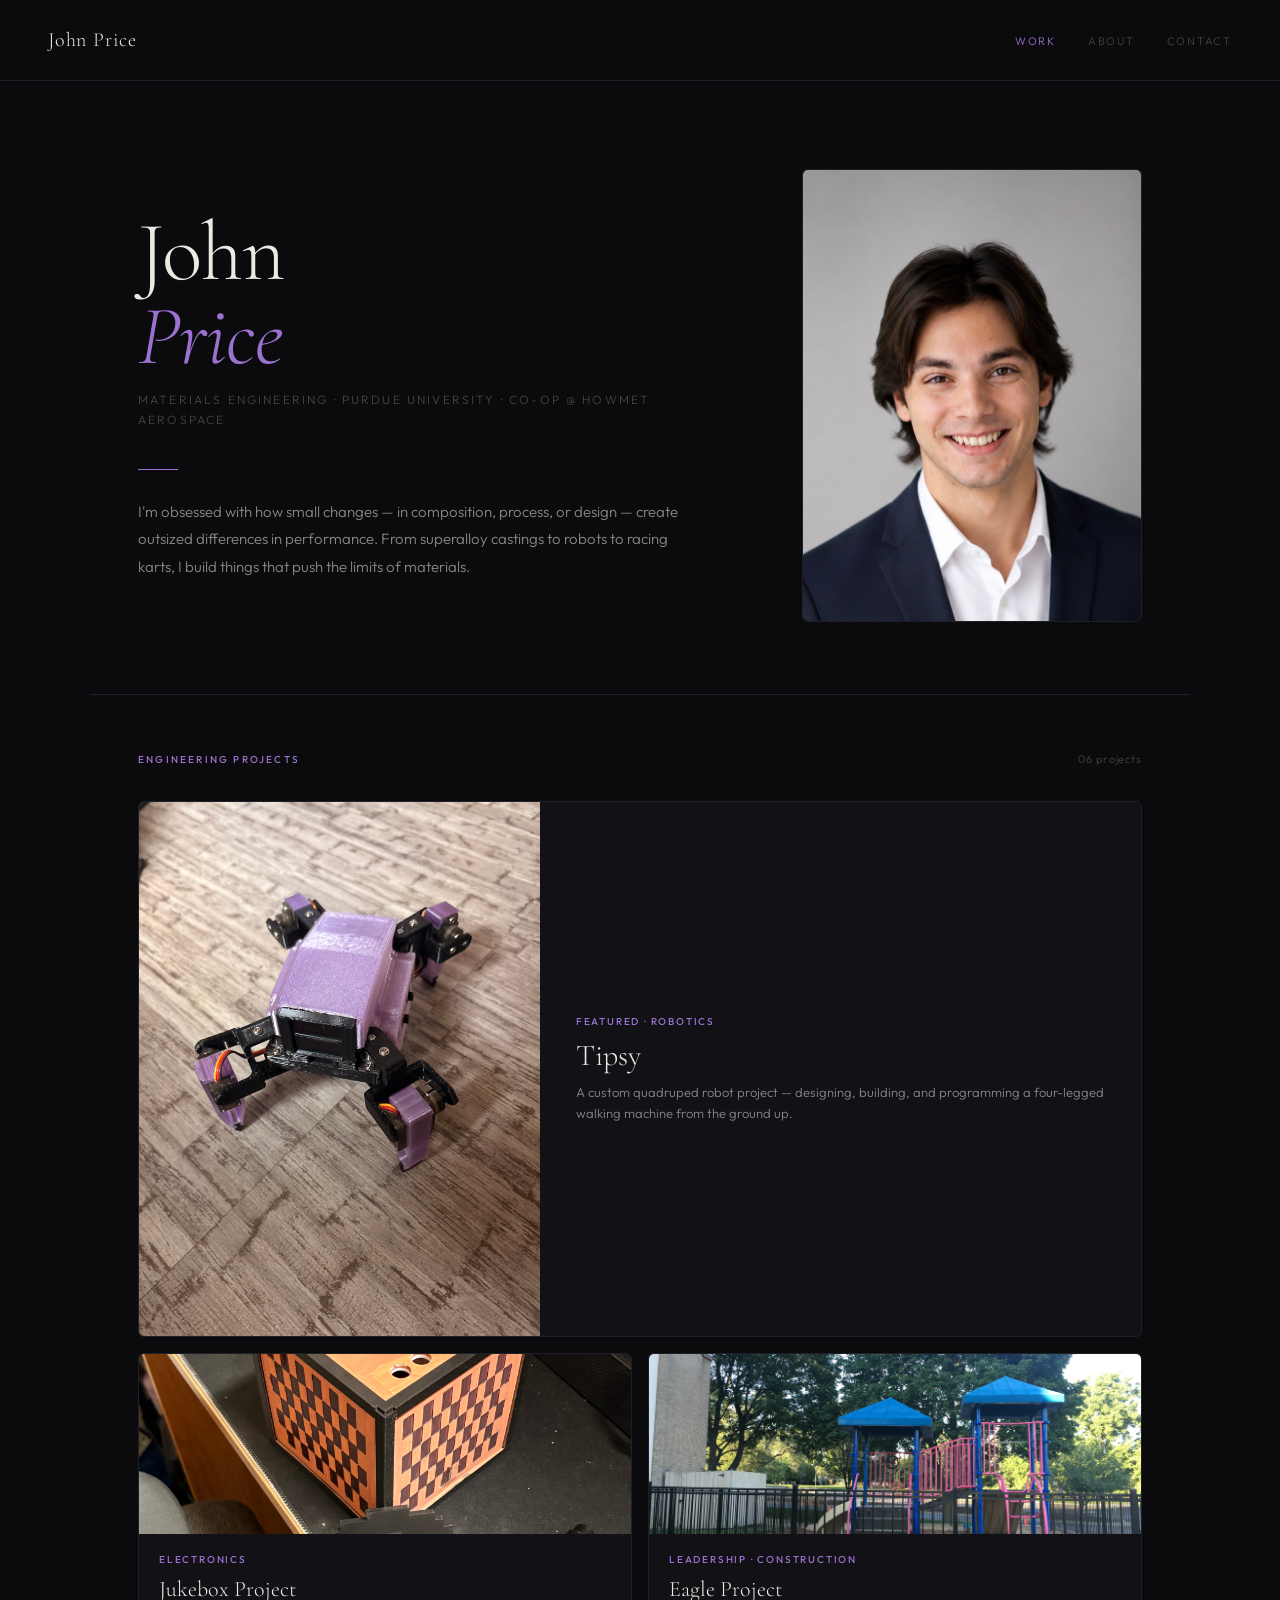
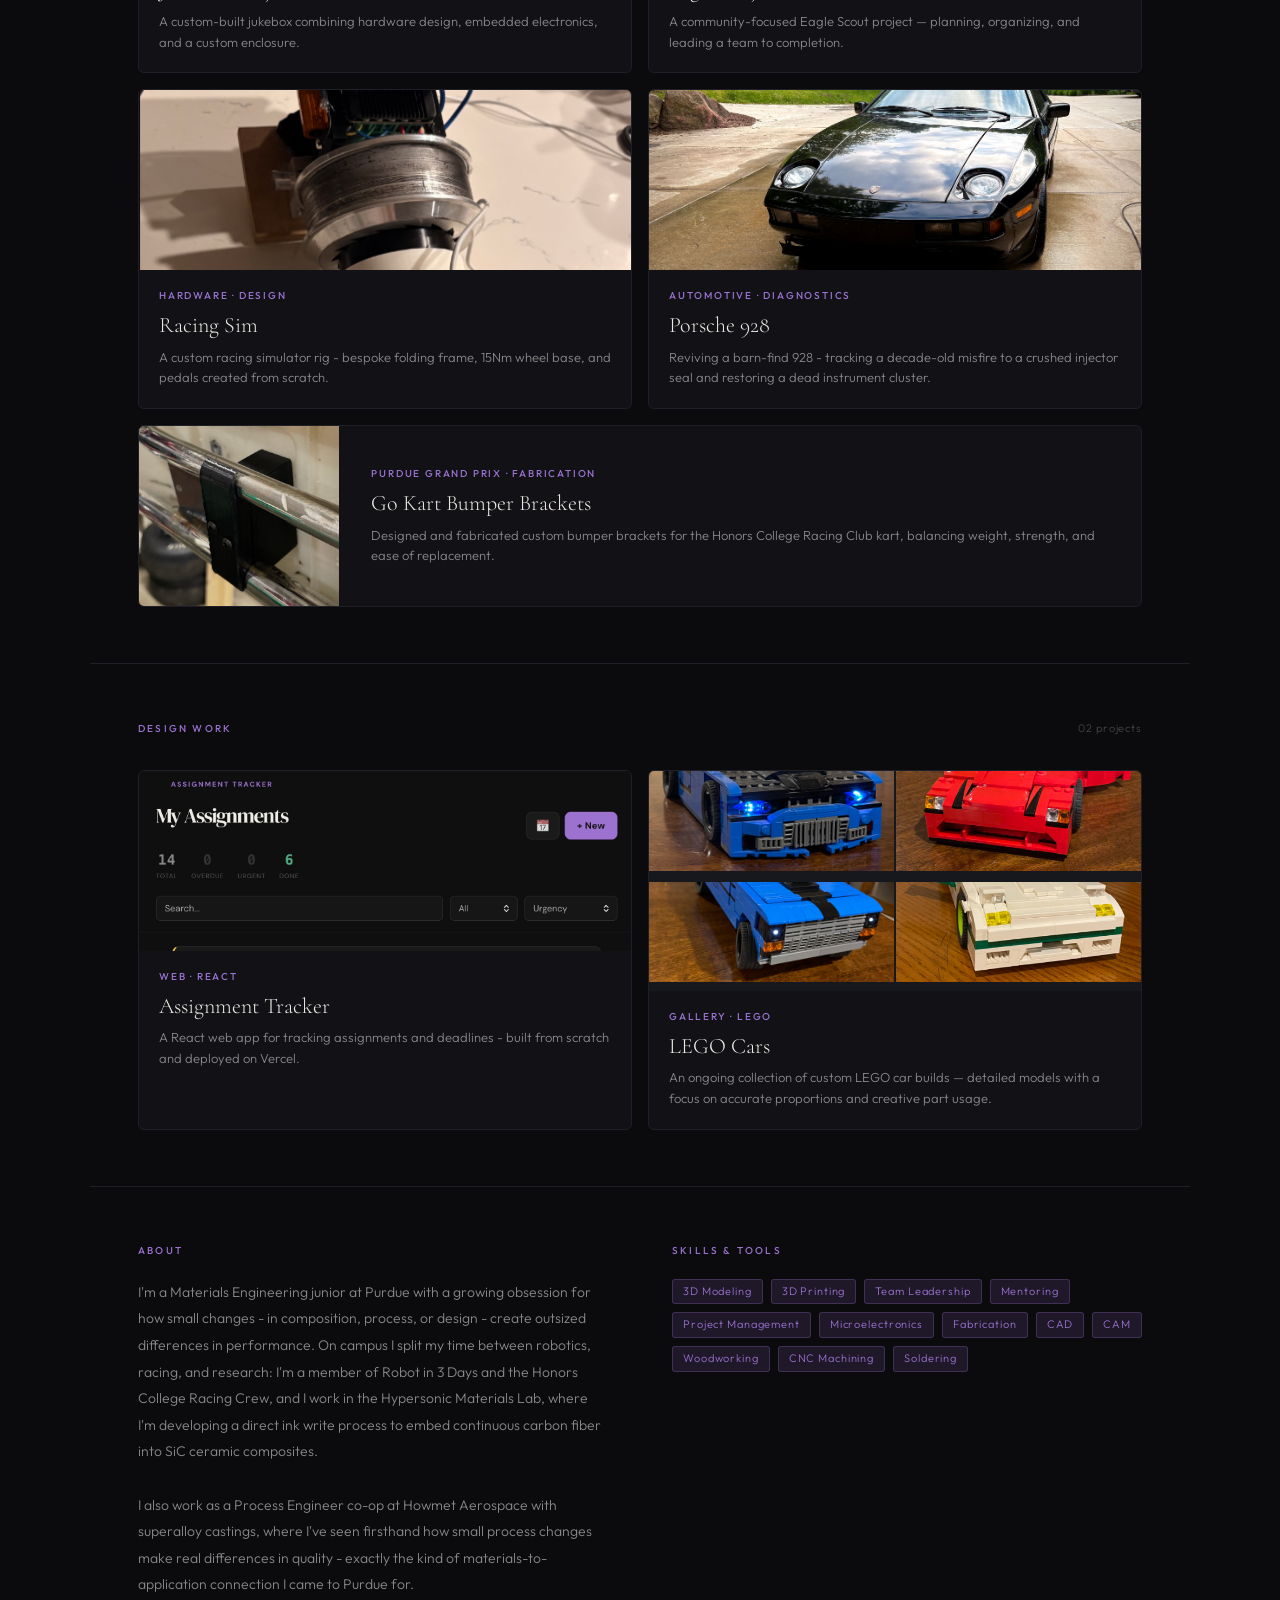
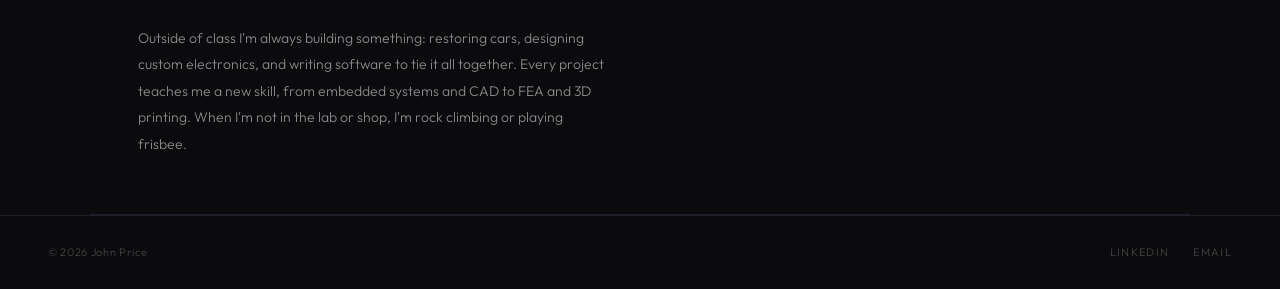
<file: index.html>
<!DOCTYPE html>
<html lang="en">
<head>
  <meta charset="UTF-8" />
  <meta name="viewport" content="width=device-width, initial-scale=1.0" />
  <title>John Price</title>
  <link rel="stylesheet" href="shared.css" />
  <style>
    /* ── Hero ───────────────────────────────────────────── */
    .hero {
      padding: 88px 48px 72px;
      border-bottom: 1px solid var(--border);
      max-width: 1100px;
      margin: 0 auto;
      display: grid;
      grid-template-columns: 1fr 340px;
      gap: 64px;
      align-items: center;
    }

    .hero-photo {
      width: 100%;
      aspect-ratio: 3 / 4;
      border-radius: 6px;
      overflow: hidden;
      border: 1px solid var(--border);
    }

    .hero-photo img {
      width: 100%;
      height: 100%;
      object-fit: cover;
      object-position: center top;
      display: block;
    }

    .hero-name {
      font-family: var(--serif);
      font-size: clamp(52px, 8vw, 84px);
      font-weight: 300;
      line-height: 1.0;
      color: var(--text);
      margin-bottom: 12px;
      letter-spacing: -0.01em;
    }

    .hero-name em {
      font-style: italic;
      color: var(--purple);
    }

    .hero-role {
      font-size: 12px;
      letter-spacing: 0.18em;
      text-transform: uppercase;
      color: var(--text3);
      margin-bottom: 40px;
    }

    .hero-divider {
      width: 40px;
      height: 1px;
      background: var(--purple);
      margin-bottom: 28px;
    }

    .hero-bio {
      font-size: 15px;
      line-height: 1.85;
      color: var(--text2);
      max-width: 560px;
    }

    /* ── Project sections ───────────────────────────────── */
    .projects-section {
      padding: 56px 48px;
      border-bottom: 1px solid var(--border);
      max-width: 1100px;
      margin: 0 auto;
    }

    .section-header {
      display: flex;
      justify-content: space-between;
      align-items: baseline;
      margin-bottom: 32px;
    }

    .section-count {
      font-size: 11px;
      color: var(--text3);
      letter-spacing: 0.08em;
    }

    /* ── Project grid ───────────────────────────────────── */
    .project-grid {
      display: grid;
      grid-template-columns: 1fr 1fr;
      gap: 16px;
    }

    .project-card {
      background: var(--bg2);
      border: 1px solid var(--border);
      border-radius: 6px;
      overflow: hidden;
      cursor: pointer;
      transition: border-color 0.25s, transform 0.2s;
      display: block;
    }

    .project-card:hover {
      border-color: var(--purple-border);
      transform: translateY(-2px);
    }

    .card-image {
      height: 180px;
      overflow: hidden;
      background: var(--bg3);
    }

    .card-image img {
      transition: transform 0.4s ease;
    }

    .project-card:hover .card-image img {
      transform: scale(1.03);
    }

    .card-body {
      padding: 18px 20px 20px;
    }

    .card-tag {
      font-size: 10px;
      letter-spacing: 0.18em;
      text-transform: uppercase;
      color: var(--purple);
      margin-bottom: 8px;
      font-weight: 500;
    }

    .card-title {
      font-family: var(--serif);
      font-size: 22px;
      font-weight: 300;
      color: var(--text);
      margin-bottom: 8px;
      line-height: 1.2;
    }

    .card-desc {
      font-size: 13px;
      color: var(--text2);
      line-height: 1.6;
    }

    /* Featured card spans full width */
    .project-card.featured {
      grid-column: 1 / -1;
      display: grid;
      grid-template-columns: 2fr 3fr;
    }

    .project-card.featured .card-image {
      height: 100%;
      min-height: 200px;
    }

    .project-card.featured .card-body {
      display: flex;
      flex-direction: column;
      justify-content: center;
      padding: 32px 36px;
    }

    .project-card.featured .card-title {
      font-size: 30px;
    }

    /* Gallery card — for image-heavy projects like LEGO */
    .project-card.gallery .card-image {
      height: 220px;
      display: grid;
      grid-template-columns: 1fr 1fr;
      grid-template-rows: 1fr 1fr;
      gap: 2px;
    }

    .project-card.gallery .card-image .img-cell {
      background: var(--bg3);
      overflow: hidden;
    }

    .project-card.gallery .card-image .img-cell img {
      transition: transform 0.4s ease;
    }

    .project-card:hover.gallery .card-image .img-cell img {
      transform: scale(1.04);
    }

    /* ── About section ──────────────────────────────────── */
    .about-section {
      padding: 56px 48px;
      border-bottom: 1px solid var(--border);
      max-width: 1100px;
      margin: 0 auto;
      display: grid;
      grid-template-columns: 1fr 1fr;
      gap: 64px;
      align-items: start;
    }

    .about-text {
      font-size: 14px;
      line-height: 1.9;
      color: var(--text2);
    }

    .skills-grid {
      display: flex;
      flex-wrap: wrap;
      gap: 8px;
      margin-top: 16px;
    }

    /* ── Responsive ─────────────────────────────────────── */
    @media (max-width: 768px) {
      .hero { padding: 56px 24px 48px; }
      .projects-section { padding: 40px 24px; }
      .project-grid { grid-template-columns: 1fr; }
      .project-card.featured { grid-template-columns: 1fr; }
      .project-card.featured .card-image { height: 200px; }
      .about-section { padding: 40px 24px; grid-template-columns: 1fr; gap: 36px; }
      .hero { grid-template-columns: 1fr; }
      .hero-photo { aspect-ratio: 1 / 1; max-width: 240px; }
    }
  </style>
</head>

<!-- Google tag (gtag.js) -->
<script async src="https://www.googletagmanager.com/gtag/js?id=G-E9ZX9YN6R5"></script>
<script>
  window.dataLayer = window.dataLayer || [];
  function gtag(){dataLayer.push(arguments);}
  gtag('js', new Date());

  gtag('config', 'G-E9ZX9YN6R5');
</script>

<body>

  <nav>
    <a href="index.html" class="nav-logo">John Price</a>
    <ul class="nav-links">
      <li><a href="#engineering" class="active">Work</a></li>
      <li><a href="#about">About</a></li>
      <li><a href="mailto:jcprice2024@gmail.com">Contact</a></li>
    </ul>
  </nav>

  <!-- ── Hero ─────────────────────────────────────────── -->
  <section class="hero">
  <div>
    <div class="fade-up">
      <h1 class="hero-name">John<br><em>Price</em></h1>
    </div>
    <div class="fade-up">
      <p class="hero-role">Materials Engineering · Purdue University · Co-op @ Howmet Aerospace</p>
    </div>
    <div class="fade-up">
      <div class="hero-divider"></div>
      <p class="hero-bio">
        I'm obsessed with how small changes — in composition, process, or design — create outsized differences in performance. From superalloy castings to robots to racing karts, I build things that push the limits of materials.
      </p>
    </div>
  </div>
  <div class="hero-photo fade-up">
    <img src="images/ProfilePic.jpg" alt="John Price">
  </div>
</section>

  <!-- ── Engineering Projects ──────────────────────────── -->
  <section class="projects-section" id="engineering">
    <div class="section-header">
      <span class="section-label">Engineering Projects</span>
      <span class="section-count">06 projects</span>
    </div>

    <div class="project-grid">

      <!-- FEATURED: Tipsy -->
      <a href="projects/tipsy.html" class="project-card featured fade-up">
        <div class="card-image">
          <img src="../images/tipsy-cover.jpeg" alt="Tipsy robot">
        </div>
        <div class="card-body">
          <div class="card-tag">Featured · Robotics</div>
          <h2 class="card-title">Tipsy</h2>
          <p class="card-desc">A custom quadruped robot project — designing, building, and programming a four-legged walking machine from the ground up.</p>
        </div>
      </a>

      <!-- Jukebox -->
      <a href="projects/jukebox.html" class="project-card fade-up">
        <div class="card-image">
          <img src="../images/jukebox.jpeg" alt="Jukebox project">
          <div class="img-placeholder">Cover image</div>
        </div>
        <div class="card-body">
          <div class="card-tag">Electronics</div>
          <h2 class="card-title">Jukebox Project</h2>
          <p class="card-desc">A custom-built jukebox combining hardware design, embedded electronics, and a custom enclosure.</p>
        </div>
      </a>

      <!-- Eagle Project -->
      <a href="projects/eagle-project.html" class="project-card fade-up">
        <div class="card-image">
          <img src="../images/EPMain.JPG" alt="Eagle Project" >
          <div class="img-placeholder">Cover image</div>
        </div>
        <div class="card-body">
          <div class="card-tag">Leadership · Construction</div>
          <h2 class="card-title">Eagle Project</h2>
          <p class="card-desc">A community-focused Eagle Scout project — planning, organizing, and leading a team to completion.</p>
        </div>
      </a>

      <!-- Racing Sim -->
      <a href="projects/racing-sim.html" class="project-card fade-up">
        <div class="card-image">
          <img src="../images/sim-cover.jpeg" alt="Racing Sim">
        </div>
        <div class="card-body">
          <div class="card-tag">Hardware · Design</div>
          <h2 class="card-title">Racing Sim</h2>
          <p class="card-desc">A custom racing simulator rig - bespoke folding frame, 15Nm wheel base, and pedals created from scratch.</p>
        </div>
      </a>

      <!-- 928 -->
       <a href="projects/928.html" class="project-card fade-up">
        <div class="card-image">
          <img src="../images/928-cover.jpeg" alt="Porsche 928">
        </div>
        <div class="card-body">
          <div class="card-tag">Automotive · Diagnostics</div>
          <h2 class="card-title">Porsche 928</h2>
          <p class="card-desc">Reviving a barn-find 928 - tracking a decade-old misfire to a crushed injector seal and restoring a dead instrument cluster.</p>
        </div>
      </a>

      <!-- Kart Bumper Brackets -->
      <a href="projects/kart-brackets.html" class="project-card fade-up" style="grid-column: 1 / -1; grid-template-columns: 1fr 4fr; display: grid;">
        <div class="card-image" style="min-height: 140px;">
          <img src="../images/BBMain.jpg" alt="Kart Brackets">
          <div class="img-placeholder">Cover image</div>
        </div>
        <div class="card-body" style="display:flex; flex-direction:column; justify-content:center; padding: 24px 32px;">
          <div class="card-tag">Purdue Grand Prix · Fabrication</div>
          <h2 class="card-title">Go Kart Bumper Brackets</h2>
          <p class="card-desc">Designed and fabricated custom bumper brackets for the Honors College Racing Club kart, balancing weight, strength, and ease of replacement.</p>
        </div>
      </a>

    </div>
  </section>

  <!-- ── Design Work ────────────────────────────────────── -->
  <section class="projects-section" id="design">
    <div class="section-header">
      <span class="section-label">Design Work</span>
      <span class="section-count">02 projects</span>
    </div>

    <div class="project-grid">

      <!-- Assignment Tracker -->
      <a href="projects/assignment-tracker.html" class="project-card fade-up">
        <div class="card-image">
          <img src="../images/AT.jpeg" alt="Assignment Tracker" style="width:100%; height:300px; object-fit:cover; object-position:center top; display:block;">
          <div class="img-placeholder">Cover image</div>
        </div>
        <div class="card-body">
          <div class="card-tag">Web · React</div>
          <h2 class="card-title">Assignment Tracker</h2>
          <p class="card-desc">A React web app for tracking assignments and deadlines - built from scratch and deployed on Vercel.</p>
        </div>
      </a>

      <!-- LEGO Cars — gallery style -->
      <a href="projects/lego-cars.html" class="project-card gallery fade-up">
        <div class="card-image">
          <!-- Replace these with real thumbnails -->
          <img src="../images/camaro-cover.jpeg" alt="Camaro" style="width:100%; height:100px; object-fit:cover; object-position:center bottom; display:block;">
          <img src="../images/f40-cover.jpeg" alt="F40" style="width:100%; height:100px; object-fit:cover; object-position:center bottom; display:block;">
          <img src="../images/truck-cover.jpeg" alt="Truck" style="width:100%; height:100px; object-fit:cover; object-position:center bottom; display:block;">
          <img src="../images/rx7-cover.jpeg" alt="RX-7" style="width:100%; height:100px; object-fit:cover; object-position:center bottom; display:block;">
        </div>
        <div class="card-body">
          <div class="card-tag">Gallery · LEGO</div>
          <h2 class="card-title">LEGO Cars</h2>
          <p class="card-desc">An ongoing collection of custom LEGO car builds — detailed models with a focus on accurate proportions and creative part usage.</p>
        </div>
      </a>

    </div>
  </section>

  <!-- ── About ──────────────────────────────────────────── -->
  <section class="about-section" id="about">
    <div>
      <p class="section-label" style="margin-bottom: 20px;">About</p>
      <p class="about-text">
        I'm a Materials Engineering junior at Purdue with a growing obsession for how small changes - in composition, process, or design - create outsized differences in performance. On campus I split my time between robotics, racing, and research: I'm a member of Robot in 3 Days and the Honors College Racing Crew, and I work in the Hypersonic Materials Lab, where I'm developing a direct ink write process to embed continuous carbon fiber into SiC ceramic composites.
        <br><br>
        I also work as a Process Engineer co-op at Howmet Aerospace with superalloy castings, where I've seen firsthand how small process changes make real differences in quality - exactly the kind of materials-to-application connection I came to Purdue for.
        <br><br>
        Outside of class I'm always building something: restoring cars, designing custom electronics, and writing software to tie it all together. Every project teaches me a new skill, from embedded systems and CAD to FEA and 3D printing. When I'm not in the lab or shop, I'm rock climbing or playing frisbee.
      </p>
    </div>
    <div>
      <p class="section-label" style="margin-bottom: 20px;">Skills & Tools</p>
      <div class="skills-grid">
        <span class="tag">3D Modeling</span>
        <span class="tag">3D Printing</span>
        <span class="tag">Team Leadership</span>
        <span class="tag">Mentoring</span>
        <span class="tag">Project Management</span>
        <span class="tag">Microelectronics</span>
        <span class="tag">Fabrication</span>
        <span class="tag">CAD</span>
        <span class="tag">CAM</span>
        <span class="tag">Woodworking</span>
        <span class="tag">CNC Machining</span>
        <span class="tag">Soldering</span>
      </div>
    </div>
  </section>

  <footer>
    <span class="footer-copy">© 2026 John Price</span>
    <div class="footer-links">
      <a href="https://www.linkedin.com/in/johnprice7/" target="_blank">LinkedIn</a>
      <a href="mailto:jcprice2024@gmail.com">Email</a>
    </div>
  </footer>

</body>
</html>
</file>
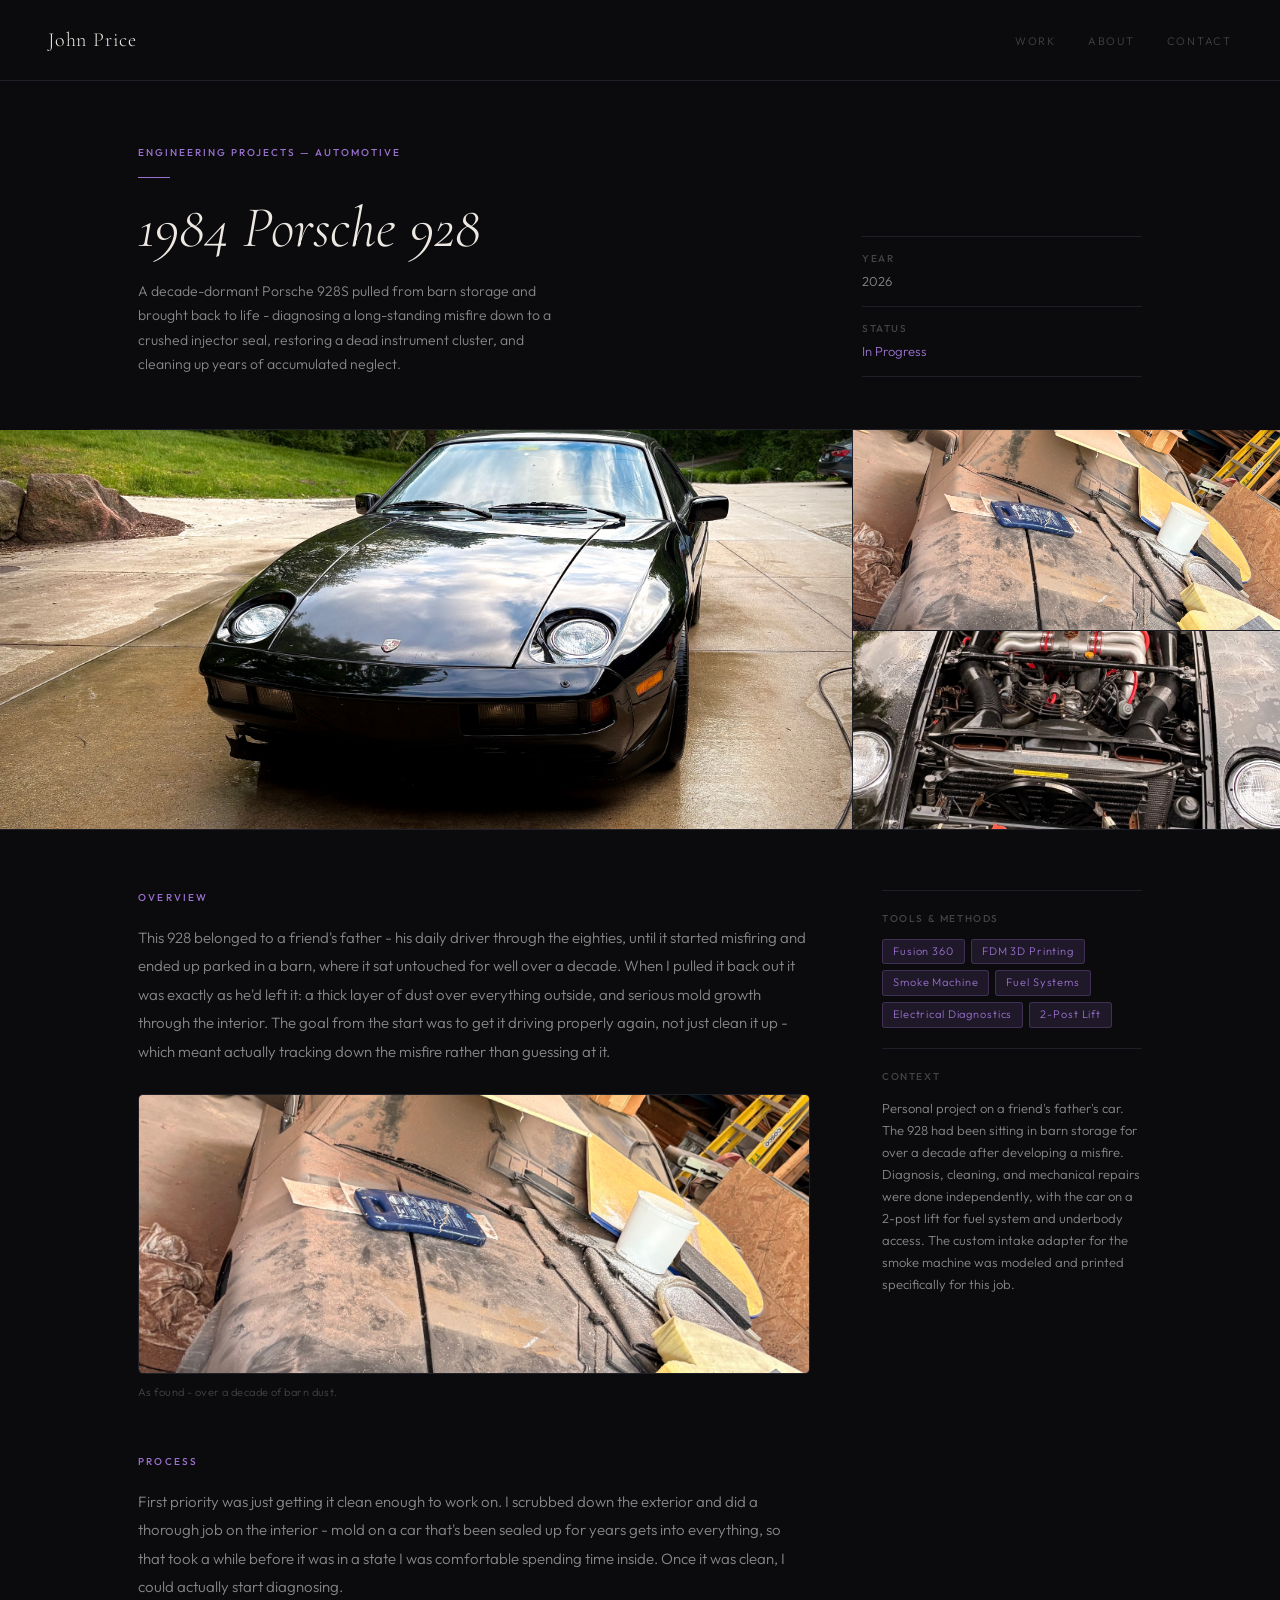
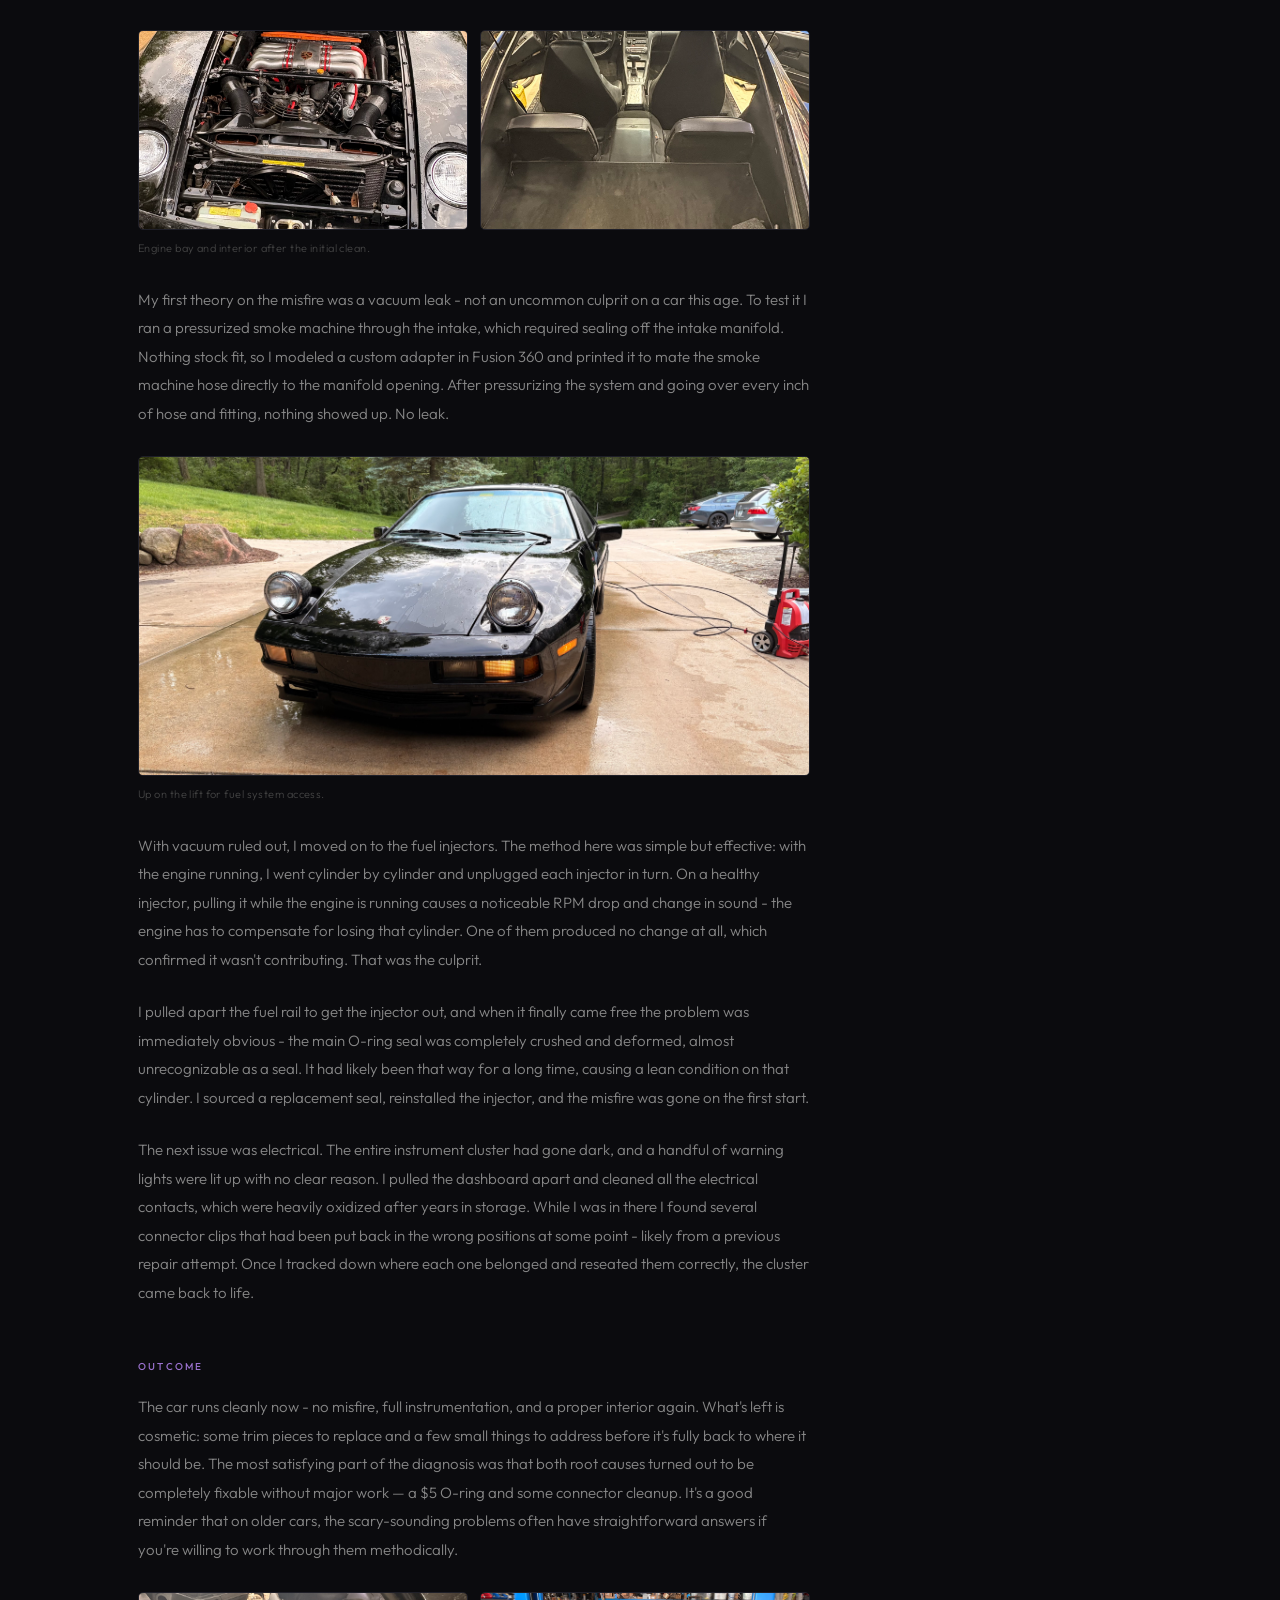
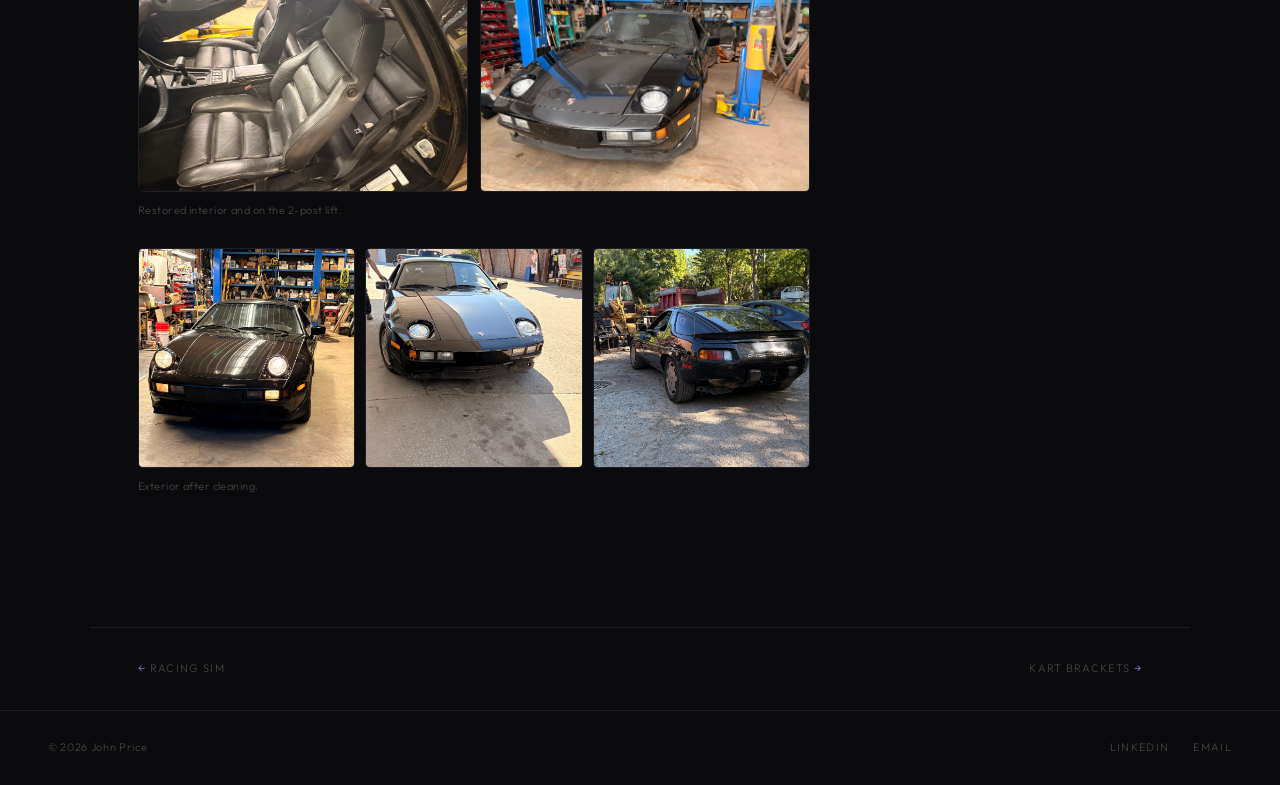
<file: projects/928.html>
<!DOCTYPE html>
<html lang="en">
<head>
  <meta charset="UTF-8" />
  <meta name="viewport" content="width=device-width, initial-scale=1.0" />
  <title>Porsche 928 Restoration — John Price</title>
  <link rel="stylesheet" href="../shared.css" />
  <style>
    /* ── Hero ─────────────────────────────────────────── */
    .project-hero {
      display: grid;
      grid-template-columns: 1fr 280px;
      gap: 56px;
      align-items: end;
      padding: 64px 48px 52px;
      border-bottom: 1px solid var(--border);
      max-width: 1100px;
      margin: 0 auto;
    }

    .hero-tag {
      font-size: 10px;
      letter-spacing: 0.2em;
      text-transform: uppercase;
      color: var(--purple);
      font-weight: 500;
      margin-bottom: 16px;
    }

    .hero-line {
      width: 32px;
      height: 1px;
      background: var(--purple);
      margin-bottom: 20px;
    }

    .project-title {
      font-family: var(--serif);
      font-size: clamp(38px, 5vw, 58px);
      font-weight: 300;
      font-style: italic;
      line-height: 1.05;
      color: var(--text);
      margin-bottom: 20px;
    }

    .project-subtitle {
      font-size: 14px;
      color: var(--text2);
      line-height: 1.75;
      max-width: 440px;
    }

    .meta-list {
      display: flex;
      flex-direction: column;
      gap: 0;
    }

    .meta-item {
      border-top: 1px solid var(--border);
      padding: 14px 0;
    }

    .meta-item:last-child {
      border-bottom: 1px solid var(--border);
    }

    .meta-label {
      font-size: 10px;
      letter-spacing: 0.16em;
      text-transform: uppercase;
      color: var(--text3);
      margin-bottom: 4px;
      font-weight: 500;
    }

    .meta-value {
      font-size: 13px;
      color: var(--text2);
    }

    .meta-value.accent { color: var(--purple); }

    /* ── Cover image area ─────────────────────────────── */
    .cover-area {
      height: 400px;
      display: grid;
      grid-template-columns: 2fr 1fr;
      border-bottom: 1px solid var(--border);
      overflow: hidden;
    }

    .cover-main {
      background: var(--bg2);
      border-right: 1px solid var(--border);
      overflow: hidden;
    }

    .cover-side {
      display: grid;
      grid-template-rows: 1fr 1fr;
    }

    .cover-thumb {
      background: var(--bg3);
      border-bottom: 1px solid var(--border);
      overflow: hidden;
    }

    .cover-thumb:last-child {
      border-bottom: none;
    }

    /* ── Body ─────────────────────────────────────────── */
    .project-body {
      display: grid;
      grid-template-columns: 1fr 260px;
      gap: 72px;
      padding: 60px 48px 80px;
      max-width: 1100px;
      margin: 0 auto;
      align-items: start;
    }

    .content-section {
      margin-bottom: 52px;
    }

    .content-section .section-label {
      display: block;
      margin-bottom: 18px;
    }

    .prose {
      font-size: 15px;
      line-height: 1.9;
      color: var(--text2);
    }

    .img-full {
      width: 100%;
      height: 280px;
      background: var(--bg2);
      border: 1px solid var(--border);
      border-radius: 5px;
      overflow: hidden;
      margin: 28px 0 10px;
    }

    .img-pair {
      display: grid;
      grid-template-columns: 1fr 1fr;
      gap: 12px;
      margin: 28px 0 10px;
    }

    .img-pair .img-half {
      height: 200px;
      background: var(--bg2);
      border: 1px solid var(--border);
      border-radius: 5px;
      overflow: hidden;
    }

    .img-caption {
      font-size: 11px;
      color: var(--text3);
      letter-spacing: 0.04em;
      margin-bottom: 28px;
    }

    .img-trio {
      display: grid;
      grid-template-columns: 1fr 1fr 1fr;
      gap: 10px;
      margin: 28px 0 10px;
    }

    .img-trio .img-third {
      height: 220px;
      background: var(--bg2);
      border: 1px solid var(--border);
      border-radius: 5px;
      overflow: hidden;
    }

    /* ── Sidebar ──────────────────────────────────────── */
    .project-sidebar {
      position: sticky;
      top: 88px;
    }

    .sidebar-section {
      border-top: 1px solid var(--border);
      padding: 20px 0;
    }

    .sidebar-label {
      font-size: 10px;
      letter-spacing: 0.16em;
      text-transform: uppercase;
      color: var(--text3);
      font-weight: 500;
      margin-bottom: 12px;
    }

    .sidebar-text {
      font-size: 13px;
      color: var(--text2);
      line-height: 1.7;
    }

    .tags-wrap {
      display: flex;
      flex-wrap: wrap;
      gap: 6px;
    }

    /* ── Prev / Next nav ──────────────────────────────── */
    .project-nav {
      padding: 32px 48px;
      border-top: 1px solid var(--border);
      display: flex;
      justify-content: space-between;
      align-items: center;
      max-width: 1100px;
      margin: 0 auto;
    }

    .project-nav a {
      font-size: 11px;
      letter-spacing: 0.12em;
      text-transform: uppercase;
      color: var(--text3);
      transition: color 0.2s;
    }

    .project-nav a:hover { color: var(--purple); }
    .project-nav .arrow { color: var(--purple); }

    /* ── Responsive ───────────────────────────────────── */
    @media (max-width: 768px) {
      .project-hero  { grid-template-columns: 1fr; padding: 40px 24px 36px; gap: 32px; }
      .cover-area    { height: 260px; grid-template-columns: 1fr; }
      .cover-side    { display: none; }
      .project-body  { grid-template-columns: 1fr; padding: 40px 24px 60px; gap: 40px; }
      .project-sidebar { position: static; }
      .img-pair      { grid-template-columns: 1fr; }
      .img-trio      { grid-template-columns: 1fr 1fr; }
      .project-nav   { padding: 24px; }
    }
  </style>
</head>

<!-- Google tag (gtag.js) -->
<script async src="https://www.googletagmanager.com/gtag/js?id=G-E9ZX9YN6R5"></script>
<script>
  window.dataLayer = window.dataLayer || [];
  function gtag(){dataLayer.push(arguments);}
  gtag('js', new Date());
  gtag('config', 'G-E9ZX9YN6R5');
</script>

<body>

  <nav>
    <a href="../index.html" class="nav-logo">John Price</a>
    <ul class="nav-links">
      <li><a href="../index.html#engineering">Work</a></li>
      <li><a href="../index.html#about">About</a></li>
      <li><a href="mailto:jcprice2024@gmail.com">Contact</a></li>
    </ul>
  </nav>

  <!-- ── Hero ─────────────────────────────────────────── -->
  <div class="project-hero fade-up">
    <div>
      <p class="hero-tag">Engineering Projects — Automotive</p>
      <div class="hero-line"></div>
      <h1 class="project-title">1984 Porsche 928</h1>
      <p class="project-subtitle">
        A decade-dormant Porsche 928S pulled from barn storage and brought back to life - diagnosing a long-standing misfire down to a crushed injector seal, restoring a dead instrument cluster, and cleaning up years of accumulated neglect.
      </p>
    </div>
    <div class="meta-list">
      <div class="meta-item">
        <p class="meta-label">Year</p>
        <p class="meta-value">2026</p>
      </div>
      <div class="meta-item">
        <p class="meta-label">Status</p>
        <p class="meta-value accent">In Progress</p>
      </div>
    </div>
  </div>

  <!-- ── Cover images ──────────────────────────────────── -->
  <!--
    Horizontal cover shot as main panel.
    Two vertical shots (barn / engine bay) as side thumbnails.
  -->
  <div class="cover-area">
    <div class="cover-main">
      <img src="../images/928-cover.jpeg" alt="1984 Porsche 928 cover shot"
           style="width:100%; height:400px; object-fit:cover; object-position:center center; display:block;">
    </div>
    <div class="cover-side">
      <div class="cover-thumb">
        <img src="../images/928-barn.jpeg" alt="928 in the barn, covered in dust"
             style="width:100%; height:200px; object-fit:cover; object-position:center center; display:block;">
      </div>
      <div class="cover-thumb">
        <img src="../images/928-engine.jpeg" alt="Engine bay after cleaning"
             style="width:100%; height:200px; object-fit:cover; object-position:center center; display:block;">
      </div>
    </div>
  </div>

  <!-- ── Body ──────────────────────────────────────────── -->
  <div class="project-body">
    <div class="project-content">

      <!-- OVERVIEW ─────────────────────────────────────── -->
      <div class="content-section fade-up">
        <span class="section-label">Overview</span>
        <p class="prose">
          This 928 belonged to a friend's father - his daily driver through the eighties, until it started misfiring and ended up parked in a barn, where it sat untouched for well over a decade. When I pulled it back out it was exactly as he'd left it: a thick layer of dust over everything outside, and serious mold growth through the interior. The goal from the start was to get it driving properly again, not just clean it up - which meant actually tracking down the misfire rather than guessing at it.
        </p>

        <!-- Vertical shot of the car as-found in the barn -->
        <div class="img-full">
          <img src="../images/928-barn.jpeg" alt="928 sitting in the barn covered in dust"
               style="width:100%; height:100%; object-fit:cover; object-position:center center; display:block;">
        </div>
        <p class="img-caption">As found - over a decade of barn dust.</p>
      </div>

      <!-- PROCESS ──────────────────────────────────────── -->
      <div class="content-section fade-up">
        <span class="section-label">Process</span>
        <p class="prose">
          First priority was just getting it clean enough to work on. I scrubbed down the exterior and did a thorough job on the interior - mold on a car that's been sealed up for years gets into everything, so that took a while before it was in a state I was comfortable spending time inside. Once it was clean, I could actually start diagnosing.
        </p>

        <!-- Engine bay + clean interior side by side -->
        <div class="img-pair">
          <div class="img-half">
            <img src="../images/928-engine.jpeg" alt="Engine bay after washing"
                 style="width:100%; height:100%; object-fit:cover; object-position:center center; display:block;">
          </div>
          <div class="img-half">
            <img src="../images/928-interior-v.jpeg" alt="Interior after mold remediation"
                 style="width:100%; height:100%; object-fit:cover; object-position:center center; display:block;">
          </div>
        </div>
        <p class="img-caption">Engine bay and interior after the initial clean.</p>

        <p class="prose" style="margin-top: 24px;">
          My first theory on the misfire was a vacuum leak - not an uncommon culprit on a car this age. To test it I ran a pressurized smoke machine through the intake, which required sealing off the intake manifold. Nothing stock fit, so I modeled a custom adapter in Fusion 360 and printed it to mate the smoke machine hose directly to the manifold opening. After pressurizing the system and going over every inch of hose and fitting, nothing showed up. No leak.
        </p>

        <!-- Full-width transition banner — car on the lift -->
        <div class="img-full" style="height: 320px;">
          <img src="../images/928-banner.jpeg" alt="928 on the lift during diagnostics"
               style="width:100%; height:100%; object-fit:cover; object-position:center center; display:block;">
        </div>
        <p class="img-caption">Up on the lift for fuel system access.</p>

        <p class="prose" style="margin-top: 24px;">
          With vacuum ruled out, I moved on to the fuel injectors. The method here was simple but effective: with the engine running, I went cylinder by cylinder and unplugged each injector in turn. On a healthy injector, pulling it while the engine is running causes a noticeable RPM drop and change in sound - the engine has to compensate for losing that cylinder. One of them produced no change at all, which confirmed it wasn't contributing. That was the culprit.
        </p>

        <p class="prose" style="margin-top: 24px;">
          I pulled apart the fuel rail to get the injector out, and when it finally came free the problem was immediately obvious - the main O-ring seal was completely crushed and deformed, almost unrecognizable as a seal. It had likely been that way for a long time, causing a lean condition on that cylinder. I sourced a replacement seal, reinstalled the injector, and the misfire was gone on the first start.
        </p>

        <p class="prose" style="margin-top: 24px;">
          The next issue was electrical. The entire instrument cluster had gone dark, and a handful of warning lights were lit up with no clear reason. I pulled the dashboard apart and cleaned all the electrical contacts, which were heavily oxidized after years in storage. While I was in there I found several connector clips that had been put back in the wrong positions at some point - likely from a previous repair attempt. Once I tracked down where each one belonged and reseated them correctly, the cluster came back to life.
        </p>
      </div>

      <!-- OUTCOME ──────────────────────────────────────── -->
      <div class="content-section fade-up">
        <span class="section-label">Outcome</span>
        <p class="prose">
          The car runs cleanly now - no misfire, full instrumentation, and a proper interior again. What's left is cosmetic: some trim pieces to replace and a few small things to address before it's fully back to where it should be. The most satisfying part of the diagnosis was that both root causes turned out to be completely fixable without major work — a $5 O-ring and some connector cleanup. It's a good reminder that on older cars, the scary-sounding problems often have straightforward answers if you're willing to work through them methodically.
        </p>

        <!-- Horizontal interior shot + car between lift arms side by side -->
        <div class="img-pair">
          <div class="img-half">
            <img src="../images/928-interior-h.jpeg" alt="Cleaned interior"
                 style="width:100%; height:100%; object-fit:cover; object-position:center center; display:block;">
          </div>
          <div class="img-half">
            <img src="../images/928-lift.jpeg" alt="928 between the lift arms"
                 style="width:100%; height:100%; object-fit:cover; object-position:center center; display:block;">
          </div>
        </div>
        <p class="img-caption">Restored interior and on the 2-post lift.</p>

        <!-- Three vertical exterior shots -->
        <div class="img-trio">
          <div class="img-third">
            <img src="../images/928-ext1.jpeg" alt="Exterior shot 1"
                 style="width:100%; height:100%; object-fit:cover; object-position:center center; display:block;">
          </div>
          <div class="img-third">
            <img src="../images/928-ext2.jpeg" alt="Exterior shot 2"
                 style="width:100%; height:100%; object-fit:cover; object-position:center center; display:block;">
          </div>
          <div class="img-third">
            <img src="../images/928-ext3.jpeg" alt="Exterior shot 3"
                 style="width:100%; height:100%; object-fit:cover; object-position:center center; display:block;">
          </div>
        </div>
        <p class="img-caption">Exterior after cleaning.</p>
      </div>

    </div>

    <!-- ── Sidebar ────────────────────────────────────── -->
    <aside class="project-sidebar">

      <div class="sidebar-section">
        <p class="sidebar-label">Tools & Methods</p>
        <div class="tags-wrap">
          <span class="tag">Fusion 360</span>
          <span class="tag">FDM 3D Printing</span>
          <span class="tag">Smoke Machine</span>
          <span class="tag">Fuel Systems</span>
          <span class="tag">Electrical Diagnostics</span>
          <span class="tag">2-Post Lift</span>
        </div>
      </div>

      <div class="sidebar-section">
        <p class="sidebar-label">Context</p>
        <p class="sidebar-text">
          Personal project on a friend's father's car. The 928 had been sitting in barn storage for over a decade after developing a misfire. Diagnosis, cleaning, and mechanical repairs were done independently, with the car on a 2-post lift for fuel system and underbody access. The custom intake adapter for the smoke machine was modeled and printed specifically for this job.
        </p>
      </div>

    </aside>
  </div>

  <!-- ── Prev / Next navigation ────────────────────────── -->
  <div class="project-nav">
    <a href="racing-sim.html"><span class="arrow">←</span> Racing Sim </a>
    <a href="kart-brackets.html"> Kart Brackets <span class="arrow">→</span></a>
  </div>

  <footer>
    <span class="footer-copy">© 2026 John Price</span>
    <div class="footer-links">
      <a href="https://www.linkedin.com/in/johnprice7/" target="_blank">LinkedIn</a>
      <a href="mailto:jcprice2024@gmail.com">Email</a>
    </div>
  </footer>

</body>
</html>
</file>
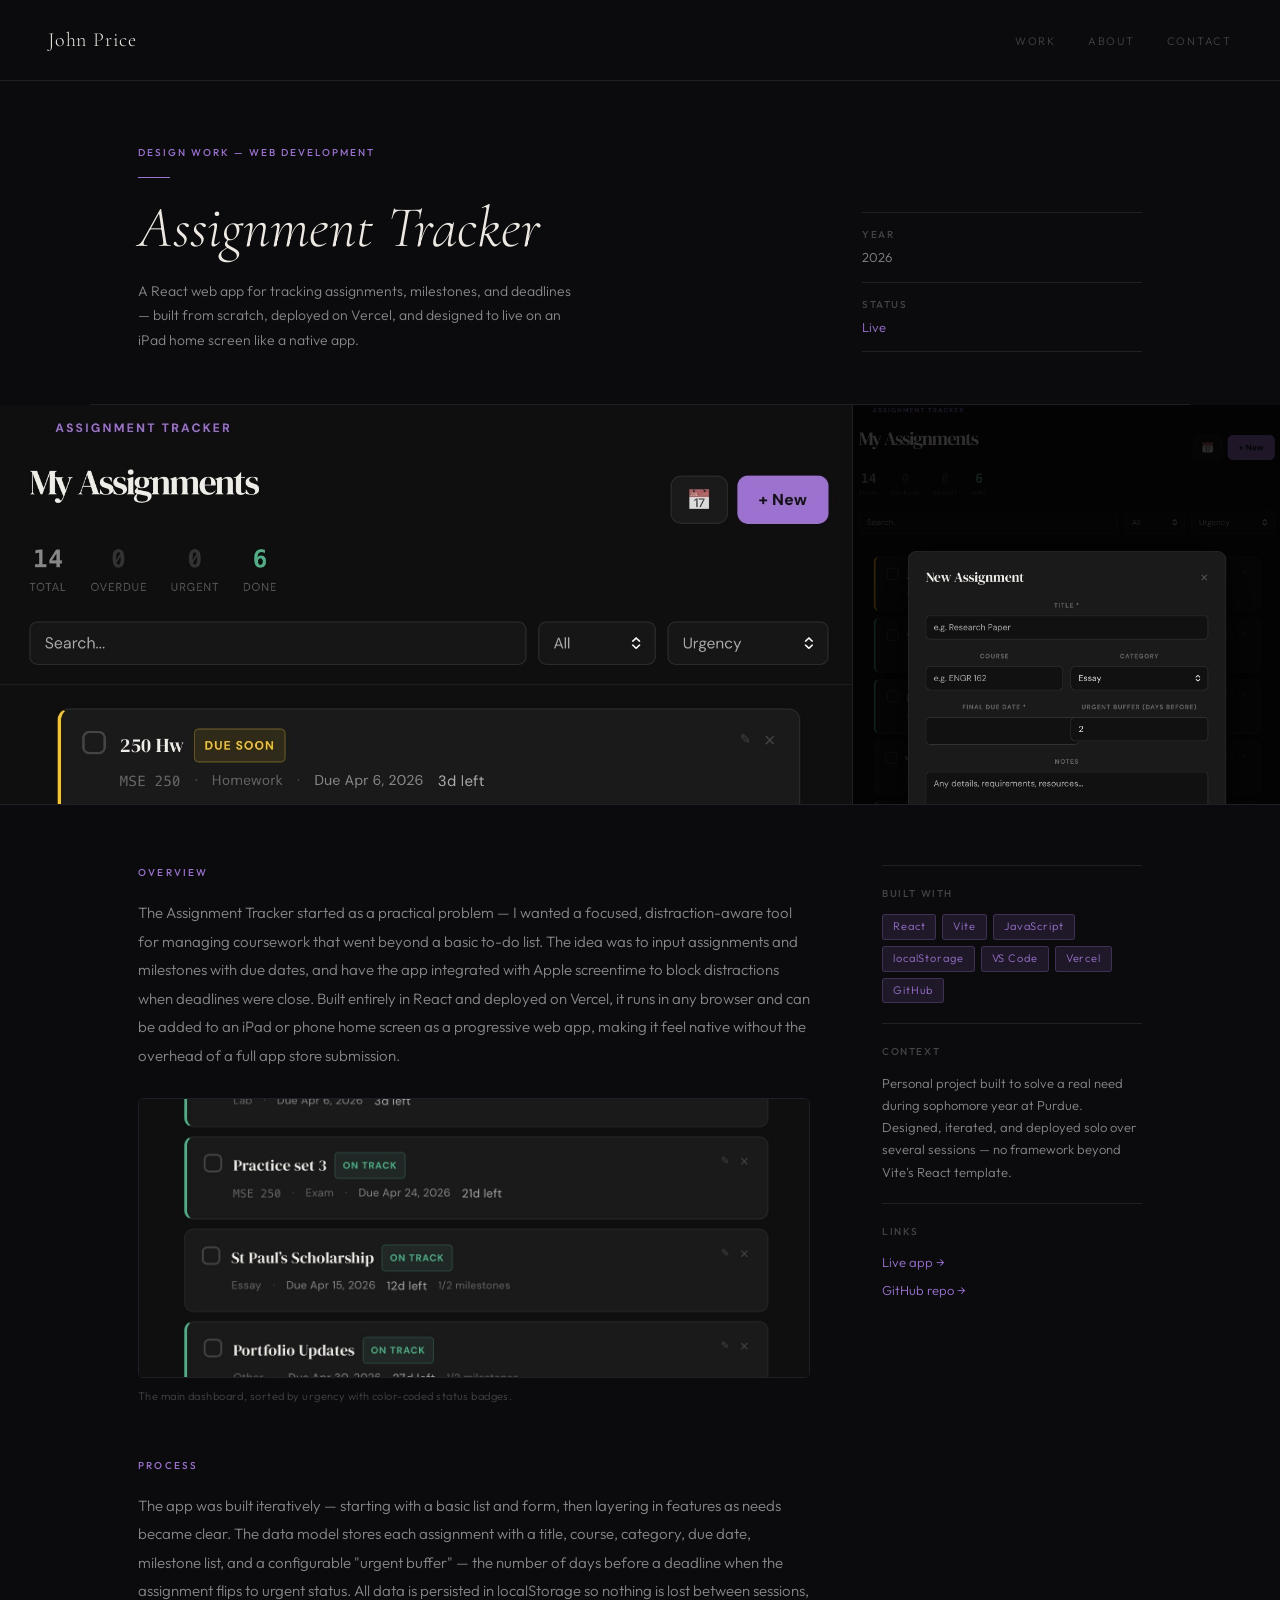
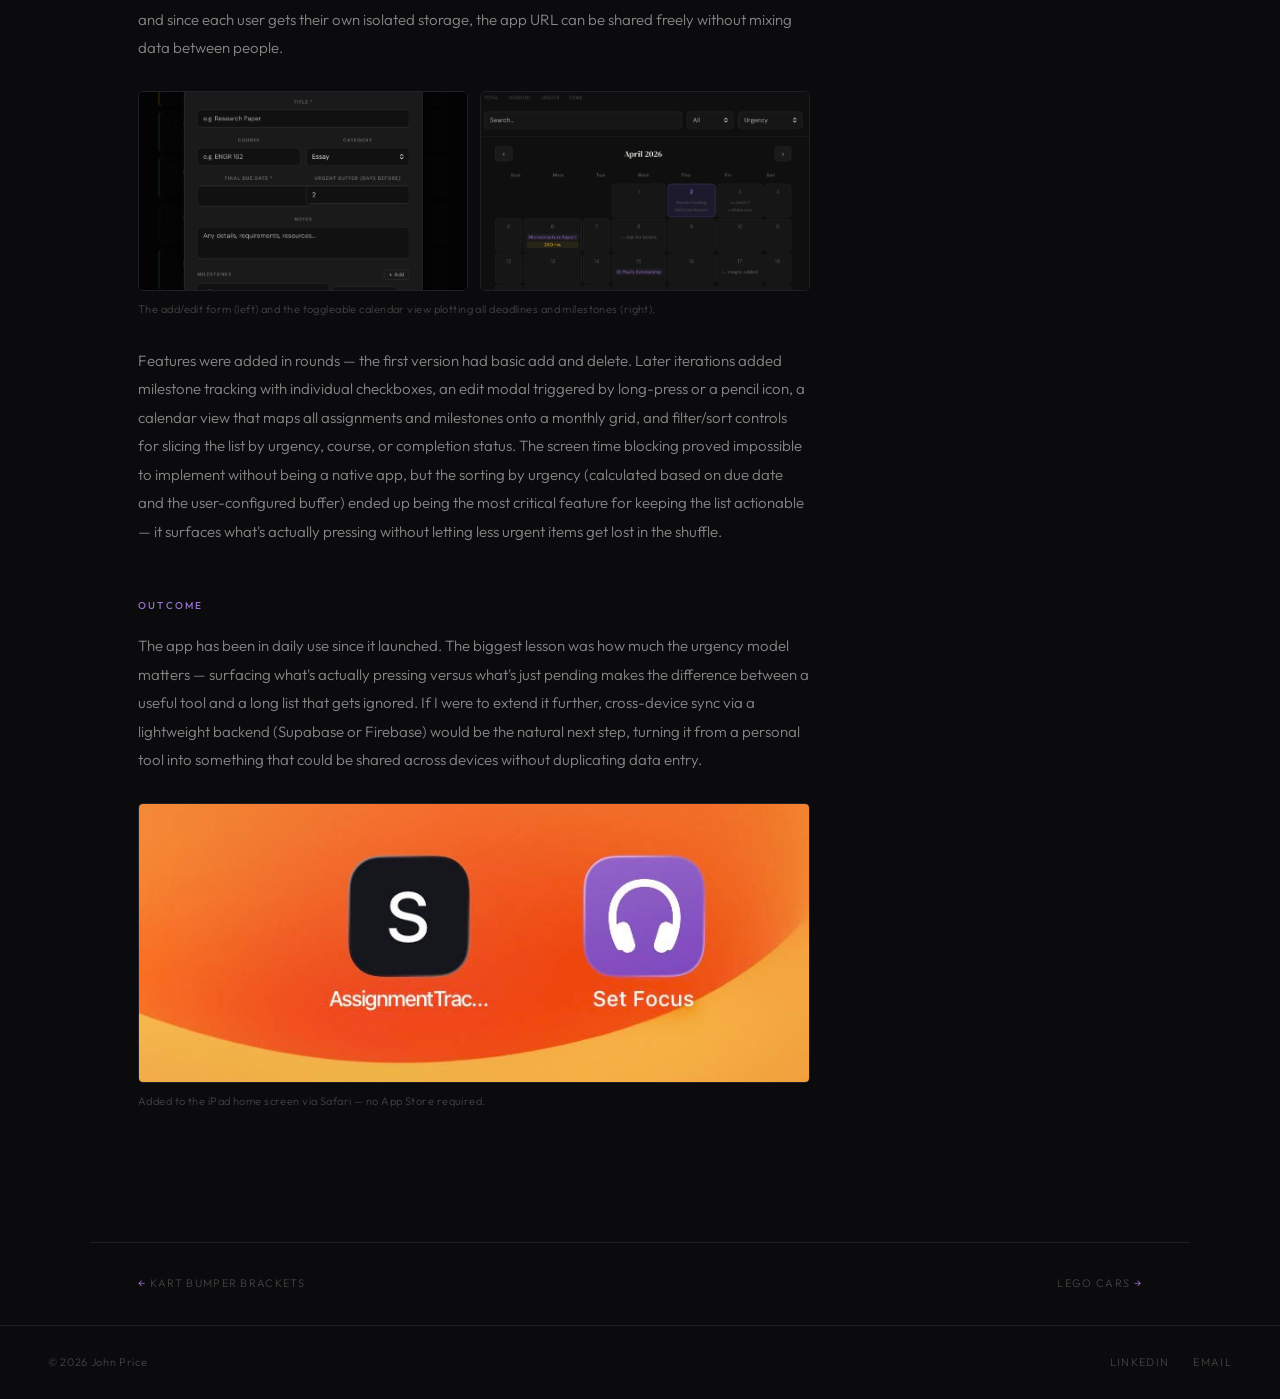
<file: projects/assignment-tracker.html>
<!DOCTYPE html>
<html lang="en">
<head>
  <meta charset="UTF-8" />
  <meta name="viewport" content="width=device-width, initial-scale=1.0" />
  <title>Assignment Tracker — John Price</title>
  <link rel="stylesheet" href="../shared.css" />
  <style>
    .project-hero {
      display: grid;
      grid-template-columns: 1fr 280px;
      gap: 56px;
      align-items: end;
      padding: 64px 48px 52px;
      border-bottom: 1px solid var(--border);
      max-width: 1100px;
      margin: 0 auto;
    }
    .hero-tag {
      font-size: 10px;
      letter-spacing: 0.2em;
      text-transform: uppercase;
      color: var(--purple);
      font-weight: 500;
      margin-bottom: 16px;
    }
    .hero-line {
      width: 32px;
      height: 1px;
      background: var(--purple);
      margin-bottom: 20px;
    }
    .project-title {
      font-family: var(--serif);
      font-size: clamp(38px, 5vw, 58px);
      font-weight: 300;
      font-style: italic;
      line-height: 1.05;
      color: var(--text);
      margin-bottom: 20px;
    }
    .project-subtitle {
      font-size: 14px;
      color: var(--text2);
      line-height: 1.75;
      max-width: 440px;
    }
    .meta-list { display: flex; flex-direction: column; gap: 0; }
    .meta-item { border-top: 1px solid var(--border); padding: 14px 0; }
    .meta-item:last-child { border-bottom: 1px solid var(--border); }
    .meta-label {
      font-size: 10px;
      letter-spacing: 0.16em;
      text-transform: uppercase;
      color: var(--text3);
      margin-bottom: 4px;
      font-weight: 500;
    }
    .meta-value { font-size: 13px; color: var(--text2); }
    .meta-value.accent { color: var(--purple); }

    .cover-area {
      height: 400px;
      display: grid;
      grid-template-columns: 2fr 1fr;
      border-bottom: 1px solid var(--border);
      overflow: hidden;
    }
    .cover-main {
      background: var(--bg2);
      border-right: 1px solid var(--border);
      overflow: hidden;
    }
    .cover-main img, .cover-thumb img {
      width: 100%;
      height: 100%;
      object-fit: cover;
      object-position: center top;
      display: block;
    }
    .cover-side { display: grid; grid-template-rows: 1fr 1fr; }
    .cover-thumb {
      background: var(--bg3);
      border-bottom: 1px solid var(--border);
      overflow: hidden;
    }
    .cover-thumb:last-child { border-bottom: none; }

    .project-body {
      display: grid;
      grid-template-columns: 1fr 260px;
      gap: 72px;
      padding: 60px 48px 80px;
      max-width: 1100px;
      margin: 0 auto;
      align-items: start;
    }
    .content-section { margin-bottom: 52px; }
    .content-section .section-label { display: block; margin-bottom: 18px; }
    .prose { font-size: 15px; line-height: 1.9; color: var(--text2); }

    .img-full {
      width: 100%;
      height: 280px;
      background: var(--bg2);
      border: 1px solid var(--border);
      border-radius: 5px;
      overflow: hidden;
      margin: 28px 0 10px;
    }
    .img-full img {
      width: 100%;
      height: 100%;
      object-fit: cover;
      display: block;
    }
    .img-pair {
      display: grid;
      grid-template-columns: 1fr 1fr;
      gap: 12px;
      margin: 28px 0 10px;
    }
    .img-pair .img-half {
      height: 200px;
      background: var(--bg2);
      border: 1px solid var(--border);
      border-radius: 5px;
      overflow: hidden;
    }
    .img-pair .img-half img {
      width: 100%;
      height: 100%;
      object-fit: cover;
      display: block;
    }
    .img-trio {
      display: grid;
      grid-template-columns: 1fr 1fr 1fr;
      gap: 10px;
      margin: 28px 0 10px;
    }
    .img-trio .img-third {
      height: 160px;
      background: var(--bg2);
      border: 1px solid var(--border);
      border-radius: 5px;
      overflow: hidden;
    }
    .img-trio .img-third img {
      width: 100%;
      height: 100%;
      object-fit: cover;
      display: block;
    }
    .img-caption {
      font-size: 11px;
      color: var(--text3);
      letter-spacing: 0.04em;
      margin-bottom: 28px;
    }

    .project-sidebar { position: sticky; top: 88px; }
    .sidebar-section { border-top: 1px solid var(--border); padding: 20px 0; }
    .sidebar-label {
      font-size: 10px;
      letter-spacing: 0.16em;
      text-transform: uppercase;
      color: var(--text3);
      font-weight: 500;
      margin-bottom: 12px;
    }
    .sidebar-text { font-size: 13px; color: var(--text2); line-height: 1.7; }
    .sidebar-link {
      display: block;
      font-size: 13px;
      color: var(--purple);
      margin-bottom: 8px;
      transition: opacity 0.2s;
    }
    .sidebar-link:hover { opacity: 0.7; }
    .tags-wrap { display: flex; flex-wrap: wrap; gap: 6px; }

    .project-nav {
      padding: 32px 48px;
      border-top: 1px solid var(--border);
      display: flex;
      justify-content: space-between;
      align-items: center;
      max-width: 1100px;
      margin: 0 auto;
    }
    .project-nav a {
      font-size: 11px;
      letter-spacing: 0.12em;
      text-transform: uppercase;
      color: var(--text3);
      transition: color 0.2s;
    }
    .project-nav a:hover { color: var(--purple); }
    .project-nav .arrow { color: var(--purple); }

    @media (max-width: 768px) {
      .project-hero  { grid-template-columns: 1fr; padding: 40px 24px 36px; gap: 32px; }
      .cover-area    { height: 260px; grid-template-columns: 1fr; }
      .cover-side    { display: none; }
      .project-body  { grid-template-columns: 1fr; padding: 40px 24px 60px; gap: 40px; }
      .project-sidebar { position: static; }
      .img-pair      { grid-template-columns: 1fr; }
      .img-trio      { grid-template-columns: 1fr 1fr; }
      .project-nav   { padding: 24px; }
    }
  </style>
</head>

<!-- Google tag (gtag.js) -->
<script async src="https://www.googletagmanager.com/gtag/js?id=G-E9ZX9YN6R5"></script>
<script>
  window.dataLayer = window.dataLayer || [];
  function gtag(){dataLayer.push(arguments);}
  gtag('js', new Date());

  gtag('config', 'G-E9ZX9YN6R5');
</script>

<body>

  <nav>
    <a href="../index.html" class="nav-logo">John Price</a>
    <ul class="nav-links">
      <li><a href="../index.html#engineering">Work</a></li>
      <li><a href="../index.html#about">About</a></li>
      <li><a href="mailto:jcprice2024@gmail.com">Contact</a></li>
    </ul>
  </nav>

  <div class="project-hero fade-up">
    <div>
      <p class="hero-tag">Design Work — Web Development</p>
      <div class="hero-line"></div>
      <h1 class="project-title">Assignment Tracker</h1>
      <p class="project-subtitle">
        A React web app for tracking assignments, milestones, and deadlines — built from scratch, deployed on Vercel, and designed to live on an iPad home screen like a native app.
      </p>
    </div>
    <div class="meta-list">
      <div class="meta-item">
        <p class="meta-label">Year</p>
        <p class="meta-value">2026</p>
      </div>
      <div class="meta-item">
        <p class="meta-label">Status</p>
        <p class="meta-value accent">Live</p>
      </div>
    </div>
  </div>

  <div class="cover-area">
    <div class="cover-main">
      <img src="../images/AT.jpeg" alt="Assignment Tracker main view">
      <div class="img-placeholder">Main screenshot</div>
    </div>
    <div class="cover-side">
      <div class="cover-thumb">
        <img src="../images/AT A.jpeg" alt="Add assignment form">
        <div class="img-placeholder">Form view</div>
      </div>
      <div class="cover-thumb">
        <img src="../images/AT C.jpeg" alt="Calendar view">
        <div class="img-placeholder">Calendar view</div>
      </div>
    </div>
  </div>

  <div class="project-body">
    <div class="project-content">

      <div class="content-section fade-up">
        <span class="section-label">Overview</span>
        <p class="prose">
          The Assignment Tracker started as a practical problem — I wanted a focused, distraction-aware tool for managing coursework that went beyond a basic to-do list. The idea was to input assignments and milestones with due dates, and have the app integrated with Apple screentime to block distractions when deadlines were close. Built entirely in React and deployed on Vercel, it runs in any browser and can be added to an iPad or phone home screen as a progressive web app, making it feel native without the overhead of a full app store submission.
        </p>

        <div class="img-full">
          <img src="../images/AT.jpeg" alt="Dashboard overview">
          <div class="img-placeholder">Dashboard screenshot — full width</div>
        </div>
        <p class="img-caption">The main dashboard, sorted by urgency with color-coded status badges.</p>
      </div>

      <div class="content-section fade-up">
        <span class="section-label">Process</span>
        <p class="prose">
          The app was built iteratively — starting with a basic list and form, then layering in features as needs became clear. The data model stores each assignment with a title, course, category, due date, milestone list, and a configurable "urgent buffer" — the number of days before a deadline when the assignment flips to urgent status. All data is persisted in localStorage so nothing is lost between sessions, and since each user gets their own isolated storage, the app URL can be shared freely without mixing data between people.
        </p>

        <div class="img-pair">
          <div class="img-half">
            <img src="../images/AT A.jpeg" alt="New assignment form">
            <div class="img-placeholder">Add assignment form</div>
          </div>
          <div class="img-half">
            <img src="../images/AT C.jpeg" alt="Calendar view">
            <div class="img-placeholder">Calendar view</div>
          </div>
        </div>
        <p class="img-caption">The add/edit form (left) and the toggleable calendar view plotting all deadlines and milestones (right).</p>

        <p class="prose" style="margin-top: 24px;">
          Features were added in rounds — the first version had basic add and delete. Later iterations added milestone tracking with individual checkboxes, an edit modal triggered by long-press or a pencil icon, a calendar view that maps all assignments and milestones onto a monthly grid, and filter/sort controls for slicing the list by urgency, course, or completion status. The screen time blocking proved impossible to implement without being a native app, but the sorting by urgency (calculated based on due date and the user-configured buffer) ended up being the most critical feature for keeping the list actionable — it surfaces what's actually pressing without letting less urgent items get lost in the shuffle.
        </p>
      </div>

      <div class="content-section fade-up">
        <span class="section-label">Outcome</span>
        <p class="prose">
          The app has been in daily use since it launched. The biggest lesson was how much the urgency model matters — surfacing what's actually pressing versus what's just pending makes the difference between a useful tool and a long list that gets ignored. If I were to extend it further, cross-device sync via a lightweight backend (Supabase or Firebase) would be the natural next step, turning it from a personal tool into something that could be shared across devices without duplicating data entry.
        </p>

        <div class="img-full">
          <img src="../images/AT HS.jpg" alt="Mobile home screen view">
          <div class="img-placeholder">App on iPad home screen</div>
        </div>
        <p class="img-caption">Added to the iPad home screen via Safari — no App Store required.</p>
      </div>

    </div>

    <aside class="project-sidebar">
      <div class="sidebar-section">
        <p class="sidebar-label">Built With</p>
        <div class="tags-wrap">
          <span class="tag">React</span>
          <span class="tag">Vite</span>
          <span class="tag">JavaScript</span>
          <span class="tag">localStorage</span>
          <span class="tag">VS Code</span>
          <span class="tag">Vercel</span>
          <span class="tag">GitHub</span>
        </div>
      </div>
      <div class="sidebar-section">
        <p class="sidebar-label">Context</p>
        <p class="sidebar-text">
          Personal project built to solve a real need during sophomore year at Purdue. Designed, iterated, and deployed solo over several sessions — no framework beyond Vite's React template.
        </p>
      </div>
      <div class="sidebar-section">
        <p class="sidebar-label">Links</p>
        <!-- Update this href to your actual Vercel URL -->
        <a href="#" class="sidebar-link">Live app →</a>
        <a href="#" class="sidebar-link">GitHub repo →</a>
      </div>
    </aside>
  </div>

  <div class="project-nav">
    <a href="kart-brackets.html"><span class="arrow">←</span> Kart Bumper Brackets</a>
    <a href="lego-cars.html"> Lego Cars <span class="arrow">→</span></a>
  </div>

  <footer>
    <span class="footer-copy">© 2026 John Price</span>
    <div class="footer-links">
      <a href="https://www.linkedin.com/in/johnprice7/" target="_blank">LinkedIn</a>
      <a href="mailto:jcprice2024@gmail.com">Email</a>
    </div>
  </footer>

</body>
</html>
</file>
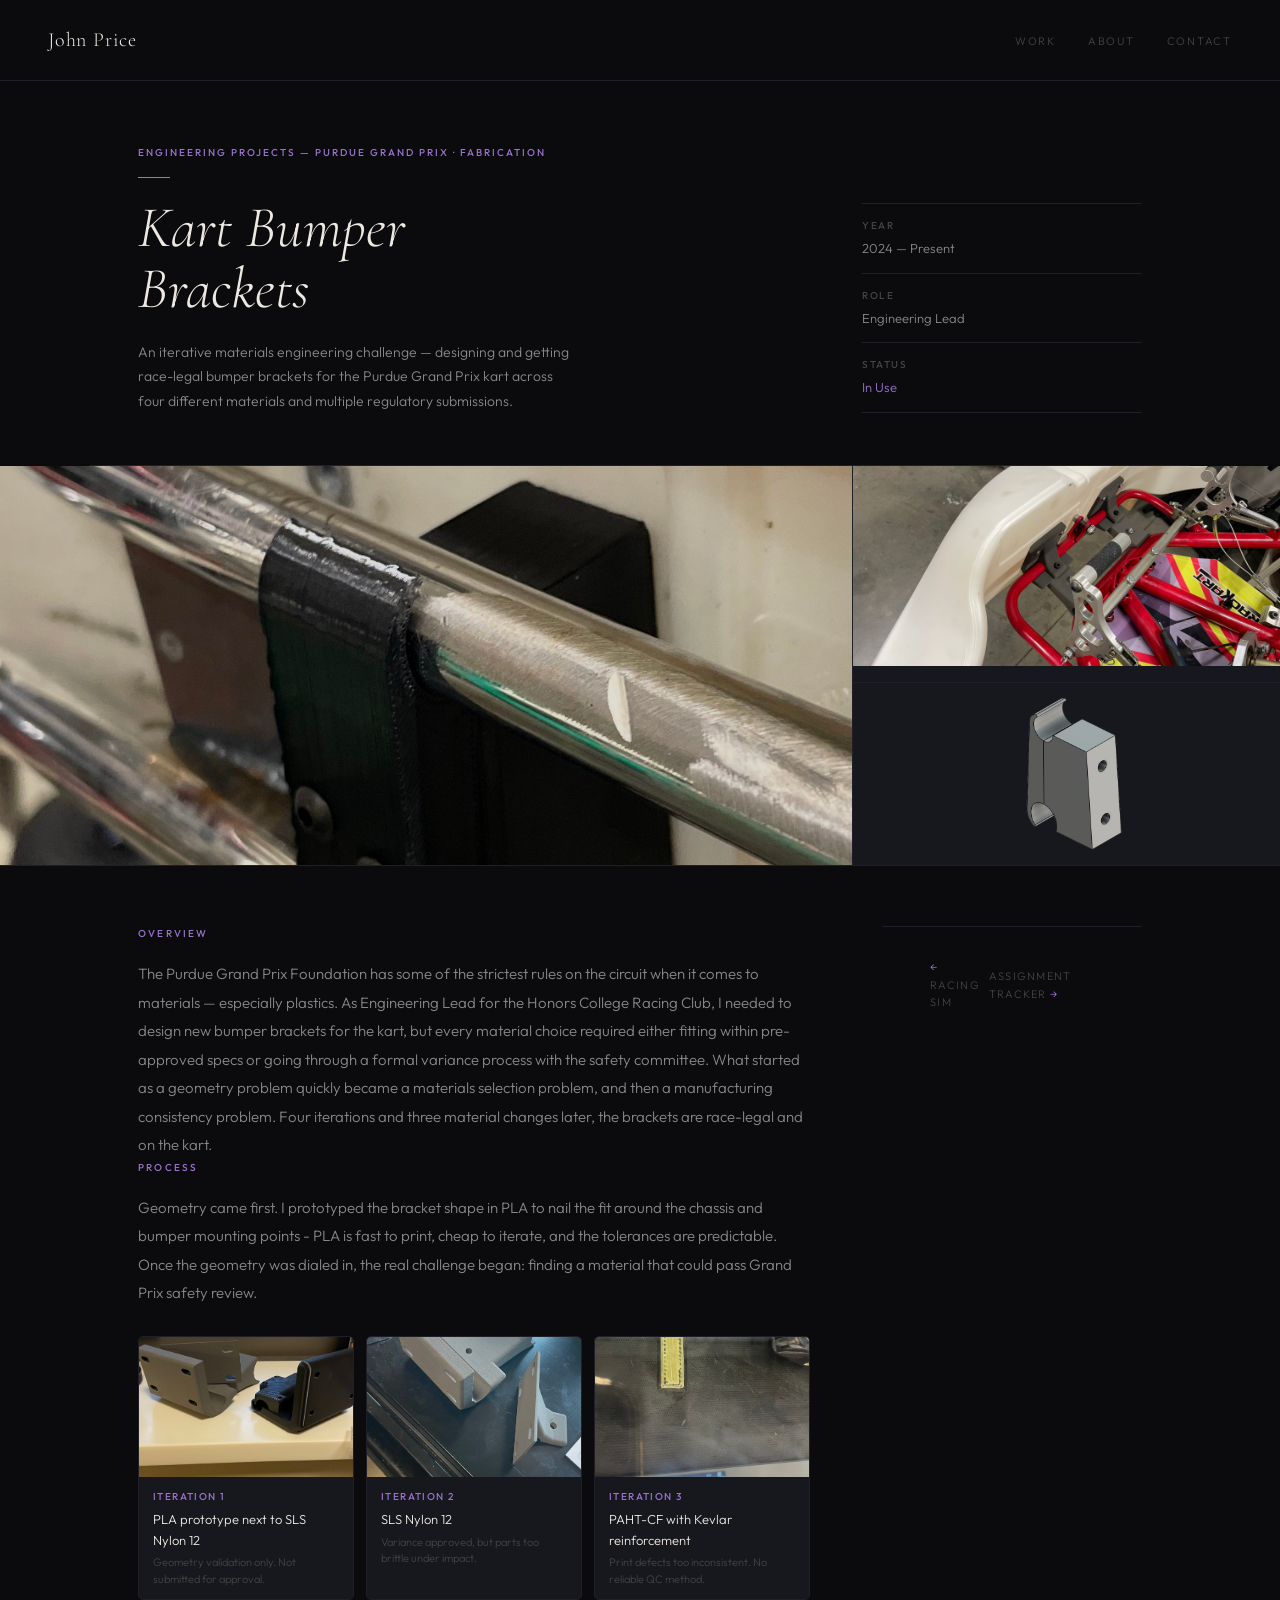
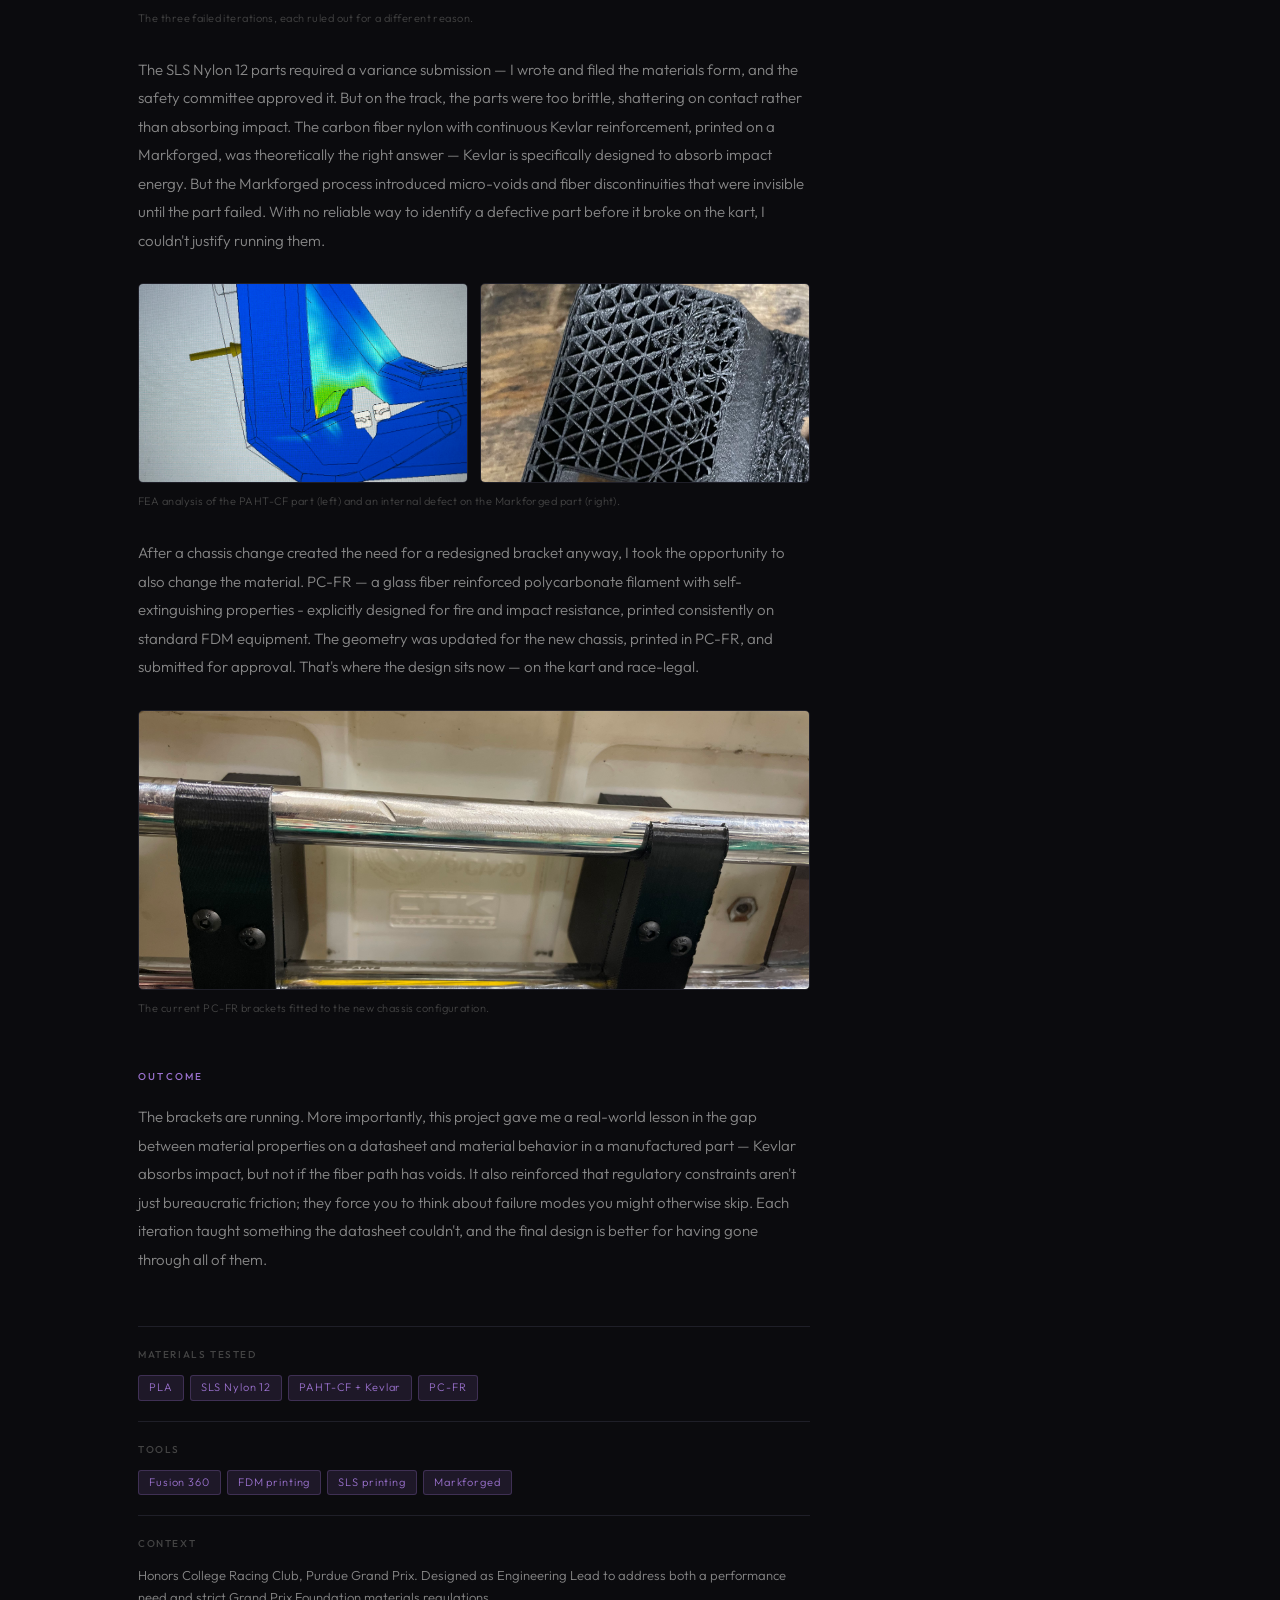
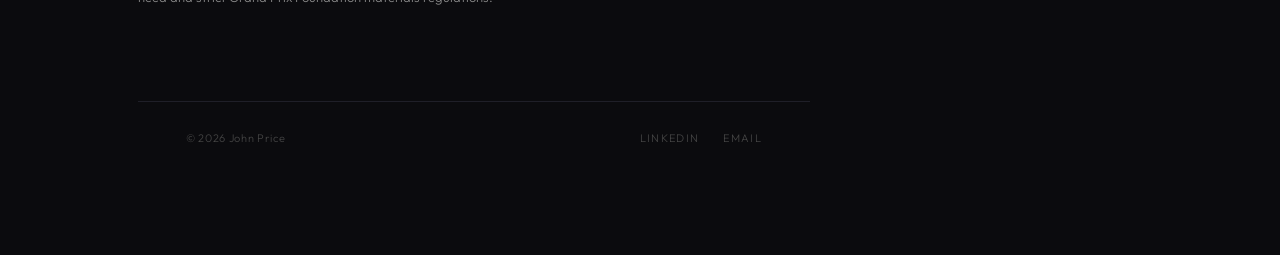
<file: projects/kart-brackets.html>
<!DOCTYPE html>
<html lang="en">
<head>
  <meta charset="UTF-8" />
  <meta name="viewport" content="width=device-width, initial-scale=1.0" />
  <title>Kart Bumper Brackets — John Price</title>
  <link rel="stylesheet" href="../shared.css" />
  <style>
    .project-hero { display: grid; grid-template-columns: 1fr 280px; gap: 56px; align-items: end; padding: 64px 48px 52px; border-bottom: 1px solid var(--border); max-width: 1100px; margin: 0 auto; }
    .hero-tag { font-size: 10px; letter-spacing: 0.2em; text-transform: uppercase; color: var(--purple); font-weight: 500; margin-bottom: 16px; }
    .hero-line { width: 32px; height: 1px; background: var(--purple); margin-bottom: 20px; }
    .project-title { font-family: var(--serif); font-size: clamp(38px, 5vw, 58px); font-weight: 300; font-style: italic; line-height: 1.05; color: var(--text); margin-bottom: 20px; }
    .project-subtitle { font-size: 14px; color: var(--text2); line-height: 1.75; max-width: 440px; }
    .meta-list { display: flex; flex-direction: column; gap: 0; }
    .meta-item { border-top: 1px solid var(--border); padding: 14px 0; }
    .meta-item:last-child { border-bottom: 1px solid var(--border); }
    .meta-label { font-size: 10px; letter-spacing: 0.16em; text-transform: uppercase; color: var(--text3); margin-bottom: 4px; font-weight: 500; }
    .meta-value { font-size: 13px; color: var(--text2); }
    .meta-value.accent { color: var(--purple); }
    .cover-area { height: 400px; display: grid; grid-template-columns: 2fr 1fr; border-bottom: 1px solid var(--border); overflow: hidden; }
    .cover-main { background: var(--bg2); border-right: 1px solid var(--border); overflow: hidden; }
    .cover-main img, .cover-thumb img { width: 100%; height: 100%; object-fit: cover; object-position: center; display: block; }
    .cover-side { display: grid; grid-template-rows: 1fr 1fr; }
    .cover-thumb { background: var(--bg3); border-bottom: 1px solid var(--border); overflow: hidden; }
    .cover-thumb:last-child { border-bottom: none; }
    .project-body { display: grid; grid-template-columns: 1fr 260px; gap: 72px; padding: 60px 48px 80px; max-width: 1100px; margin: 0 auto; align-items: start; }
    .content-section { margin-bottom: 52px; }
    .content-section .section-label { display: block; margin-bottom: 18px; }
    .prose { font-size: 15px; line-height: 1.9; color: var(--text2); }
    .img-full { width: 100%; height: 280px; background: var(--bg2); border: 1px solid var(--border); border-radius: 5px; overflow: hidden; margin: 28px 0 10px; }
    .img-full img { width: 100%; height: 100%; object-fit: cover; display: block; }
    .img-pair { display: grid; grid-template-columns: 1fr 1fr; gap: 12px; margin: 28px 0 10px; }
    .img-pair .img-half { height: 200px; background: var(--bg2); border: 1px solid var(--border); border-radius: 5px; overflow: hidden; }
    .img-pair .img-half img { width: 100%; height: 100%; object-fit: cover; display: block; }
    .img-trio { display: grid; grid-template-columns: 1fr 1fr 1fr; gap: 10px; margin: 28px 0 10px; }
    .img-trio .img-third { height: 160px; background: var(--bg2); border: 1px solid var(--border); border-radius: 5px; overflow: hidden; }
    .img-trio .img-third img { width: 100%; height: 100%; object-fit: cover; display: block; }
    .img-caption { font-size: 11px; color: var(--text3); letter-spacing: 0.04em; margin-bottom: 28px; }
    .iteration-row { display: grid; grid-template-columns: 1fr 1fr 1fr; gap: 12px; margin: 28px 0 10px; }
    .iteration-card { background: var(--bg3); border: 1px solid var(--border); border-radius: 5px; overflow: hidden; }
    .iteration-img { height: 140px; background: var(--bg2); overflow: hidden; }
    .iteration-img img { width: 100%; height: 100%; object-fit: cover; display: block; }
    .iteration-body { padding: 12px 14px; }
    .iteration-label { font-size: 10px; letter-spacing: 0.14em; text-transform: uppercase; color: var(--purple); font-weight: 500; margin-bottom: 4px; }
    .iteration-name { font-size: 13px; color: var(--text); margin-bottom: 4px; }
    .iteration-note { font-size: 11px; color: var(--text3); line-height: 1.5; }
    .project-sidebar { position: sticky; top: 88px; }
    .sidebar-section { border-top: 1px solid var(--border); padding: 20px 0; }
    .sidebar-label { font-size: 10px; letter-spacing: 0.16em; text-transform: uppercase; color: var(--text3); font-weight: 500; margin-bottom: 12px; }
    .sidebar-text { font-size: 13px; color: var(--text2); line-height: 1.7; }
    .tags-wrap { display: flex; flex-wrap: wrap; gap: 6px; }
    .project-nav { padding: 32px 48px; border-top: 1px solid var(--border); display: flex; justify-content: space-between; align-items: center; max-width: 1100px; margin: 0 auto; }
    .project-nav a { font-size: 11px; letter-spacing: 0.12em; text-transform: uppercase; color: var(--text3); transition: color 0.2s; }
    .project-nav a:hover { color: var(--purple); }
    .project-nav .arrow { color: var(--purple); }
    @media (max-width: 768px) {
      .project-hero { grid-template-columns: 1fr; padding: 40px 24px 36px; gap: 32px; }
      .cover-area { height: 260px; grid-template-columns: 1fr; }
      .cover-side { display: none; }
      .project-body { grid-template-columns: 1fr; padding: 40px 24px 60px; gap: 40px; }
      .project-sidebar { position: static; }
      .img-pair { grid-template-columns: 1fr; }
      .img-trio, .iteration-row { grid-template-columns: 1fr 1fr; }
      .project-nav { padding: 24px; }
    }
  </style>
</head>

<!-- Google tag (gtag.js) -->
<script async src="https://www.googletagmanager.com/gtag/js?id=G-E9ZX9YN6R5"></script>
<script>
  window.dataLayer = window.dataLayer || [];
  function gtag(){dataLayer.push(arguments);}
  gtag('js', new Date());

  gtag('config', 'G-E9ZX9YN6R5');
</script>

<body>

  <nav>
    <a href="../index.html" class="nav-logo">John Price</a>
    <ul class="nav-links">
      <li><a href="../index.html#engineering">Work</a></li>
      <li><a href="../index.html#about">About</a></li>
      <li><a href="mailto:jcprice2024@gmail.com">Contact</a></li>
    </ul>
  </nav>

  <div class="project-hero fade-up">
    <div>
      <p class="hero-tag">Engineering Projects — Purdue Grand Prix · Fabrication</p>
      <div class="hero-line"></div>
      <h1 class="project-title">Kart Bumper<br>Brackets</h1>
      <p class="project-subtitle">
        An iterative materials engineering challenge — designing and getting race-legal bumper brackets for the Purdue Grand Prix kart across four different materials and multiple regulatory submissions.
      </p>
    </div>
    <div class="meta-list">
      <div class="meta-item">
        <p class="meta-label">Year</p>
        <p class="meta-value">2024 — Present</p>
      </div>
      <div class="meta-item">
        <p class="meta-label">Role</p>
        <p class="meta-value">Engineering Lead</p>
      </div>
      <div class="meta-item">
        <p class="meta-label">Status</p>
        <p class="meta-value accent">In Use</p>
      </div>
    </div>
  </div>

  <div class="cover-area">
    <div class="cover-main">
      <img src="../images/BBMain.jpg" alt="Final PC-FR brackets on kart" style="width:100%; height:600px; object-fit:cover; object-position:center center; display:block;">
      <div class="img-placeholder">Final brackets on kart</div>
    </div>
    <div class="cover-side">
      <div class="cover-thumb">
        <img src="../images/BB Nylon 2.jpeg" alt="Bracket detail" style="width:100%; height:200px; object-fit:cover; object-position:center bottom; display:block;">
        <div class="img-placeholder">Bracket detail</div>
      </div>
      <div class="cover-thumb">
        <img src="../images/BB CAD 3.png" alt="CAD model" style="width:100%; height:200px; object-fit:cover; object-position:center bottom; display:block;">
        <div class="img-placeholder">CAD model</div>
      </div>
    </div>
  </div>

  <div class="project-body">
    <div class="project-content">

      <div class="content-section fade-up">
        <span class="section-label">Overview</span>
        <p class="prose">
          The Purdue Grand Prix Foundation has some of the strictest rules on the circuit when it comes to materials — especially plastics. As Engineering Lead for the Honors College Racing Club, I needed to design new bumper brackets for the kart, but every material choice required either fitting within pre-approved specs or going through a formal variance process with the safety committee. What started as a geometry problem quickly became a materials selection problem, and then a manufacturing consistency problem. Four iterations and three material changes later, the brackets are race-legal and on the kart.
        </p>

        <!--
        <div class="img-full">
          <img src="../images/brackets-overview.jpg" alt="All four bracket iterations">
          <div class="img-placeholder">All four material iterations side by side</div>
        </div>
        <p class="img-caption">Left to right: PLA prototype, SLS Nylon 12, Carbon Fiber / Kevlar Markforged, and final PC-FR.</p>
      </div>
    -->

      <div class="content-section fade-up">
        <span class="section-label">Process</span>
        <p class="prose">
          Geometry came first. I prototyped the bracket shape in PLA to nail the fit around the chassis and bumper mounting points - PLA is fast to print, cheap to iterate, and the tolerances are predictable. Once the geometry was dialed in, the real challenge began: finding a material that could pass Grand Prix safety review.
        </p>

        <div class="iteration-row">
          <div class="iteration-card">
            <div class="iteration-img">
              <img src="../images/BB Nylon PLA.jpeg" alt="PLA prototype">
              <div class="img-placeholder">PLA</div>
            </div>
            <div class="iteration-body">
              <div class="iteration-label">Iteration 1</div>
              <div class="iteration-name">PLA prototype next to SLS Nylon 12</div>
              <div class="iteration-note">Geometry validation only. Not submitted for approval.</div>
            </div>
          </div>
          <div class="iteration-card">
            <div class="iteration-img">
              <img src="../images/BB Nylon.jpeg" alt="SLS Nylon 12">
              <div class="img-placeholder">Nylon 12</div>
            </div>
            <div class="iteration-body">
              <div class="iteration-label">Iteration 2</div>
              <div class="iteration-name">SLS Nylon 12</div>
              <div class="iteration-note">Variance approved, but parts too brittle under impact.</div>
            </div>
          </div>
          <div class="iteration-card">
            <div class="iteration-img">
              <img src="../images/BB Kevlar 2.jpeg" alt="PAHT-CF/Kevlar Markforged">
              <div class="img-placeholder">PAHT-CF with Kevlar reinforcement</div>
            </div>
            <div class="iteration-body">
              <div class="iteration-label">Iteration 3</div>
              <div class="iteration-name">PAHT-CF with Kevlar reinforcement</div>
              <div class="iteration-note">Print defects too inconsistent. No reliable QC method.</div>
            </div>
          </div>
        </div>
        <p class="img-caption">The three failed iterations, each ruled out for a different reason.</p>

        <p class="prose" style="margin-top: 24px;">
          The SLS Nylon 12 parts required a variance submission — I wrote and filed the materials form, and the safety committee approved it. But on the track, the parts were too brittle, shattering on contact rather than absorbing impact. The carbon fiber nylon with continuous Kevlar reinforcement, printed on a Markforged, was theoretically the right answer — Kevlar is specifically designed to absorb impact energy. But the Markforged process introduced micro-voids and fiber discontinuities that were invisible until the part failed. With no reliable way to identify a defective part before it broke on the kart, I couldn't justify running them.
        </p>

        <div class="img-pair">
          <div class="img-half">
            <img src="../images/BBFEA.jpeg" alt="FEA analysis of PAHT-CF/Kevlar part">
            <div class="img-placeholder">FEA Analysis</div>
          </div>
          <div class="img-half">
            <img src="../images/BB Internal.jpeg" alt="Markforged print defect">
            <div class="img-placeholder">Markforged print defect</div>
          </div>
        </div>
        <p class="img-caption">FEA analysis of the PAHT-CF part (left) and an internal defect on the Markforged part (right).</p>

        <p class="prose" style="margin-top: 24px;">
          After a chassis change created the need for a redesigned bracket anyway, I took the opportunity to also change the material. PC-FR — a glass fiber reinforced polycarbonate filament with self-extinguishing properties - explicitly designed for fire and impact resistance, printed consistently on standard FDM equipment. The geometry was updated for the new chassis, printed in PC-FR, and submitted for approval. That's where the design sits now — on the kart and race-legal.
        </p>

        <div class="img-full">
          <img src="../images/BBWide.jpeg" alt="PC-FR brackets installed">
          <div class="img-placeholder">PC-FR brackets installed on updated chassis</div>
        </div>
        <p class="img-caption">The current PC-FR brackets fitted to the new chassis configuration.</p>
      </div>

      <div class="content-section fade-up">
        <span class="section-label">Outcome</span>
        <p class="prose">
          The brackets are running. More importantly, this project gave me a real-world lesson in the gap between material properties on a datasheet and material behavior in a manufactured part — Kevlar absorbs impact, but not if the fiber path has voids. It also reinforced that regulatory constraints aren't just bureaucratic friction; they force you to think about failure modes you might otherwise skip. Each iteration taught something the datasheet couldn't, and the final design is better for having gone through all of them.
        </p>
      </div>

    </div>

    <aside class="project-sidebar">
      <div class="sidebar-section">
        <p class="sidebar-label">Materials Tested</p>
        <div class="tags-wrap">
          <span class="tag">PLA</span>
          <span class="tag">SLS Nylon 12</span>
          <span class="tag">PAHT-CF + Kevlar</span>
          <span class="tag">PC-FR</span>
        </div>
      </div>
      <div class="sidebar-section">
        <p class="sidebar-label">Tools</p>
        <div class="tags-wrap">
          <span class="tag">Fusion 360</span>
          <span class="tag">FDM printing</span>
          <span class="tag">SLS printing</span>
          <span class="tag">Markforged</span>
        </div>
      </div>
      <div class="sidebar-section">
        <p class="sidebar-label">Context</p>
        <p class="sidebar-text">
          Honors College Racing Club, Purdue Grand Prix. Designed as Engineering Lead to address both a performance need and strict Grand Prix Foundation materials regulations.
        </p>
      </div>
    </aside>
  </div>

  <div class="project-nav">
    <a href="racing-sim.html"><span class="arrow">←</span> Racing Sim</a>
    <a href="assignment-tracker.html"> Assignment Tracker <span class="arrow">→</span></a>
  </div>

  <footer>
    <span class="footer-copy">© 2026 John Price</span>
    <div class="footer-links">
      <a href="https://www.linkedin.com/in/johnprice7/" target="_blank">LinkedIn</a>
      <a href="mailto:jcprice2024@gmail.com">Email</a>
    </div>
  </footer>

</body>
</html>
</file>
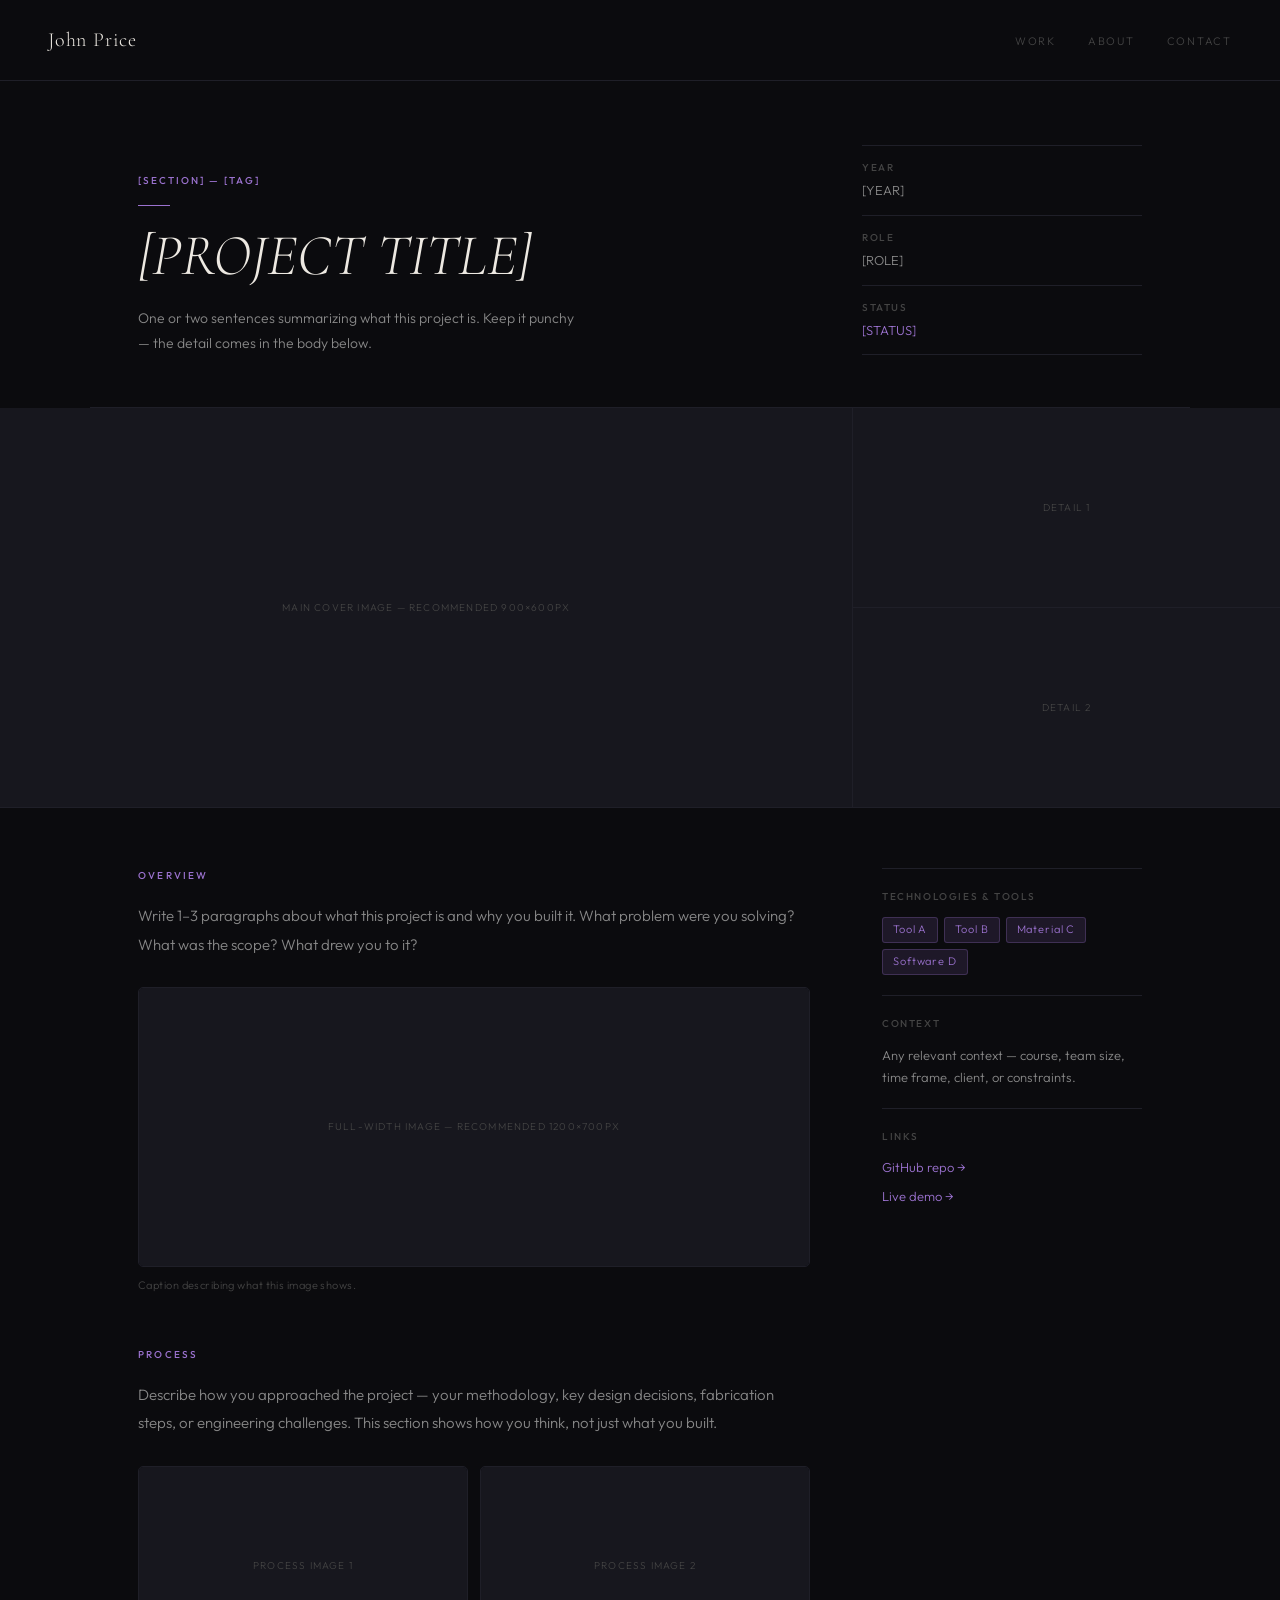
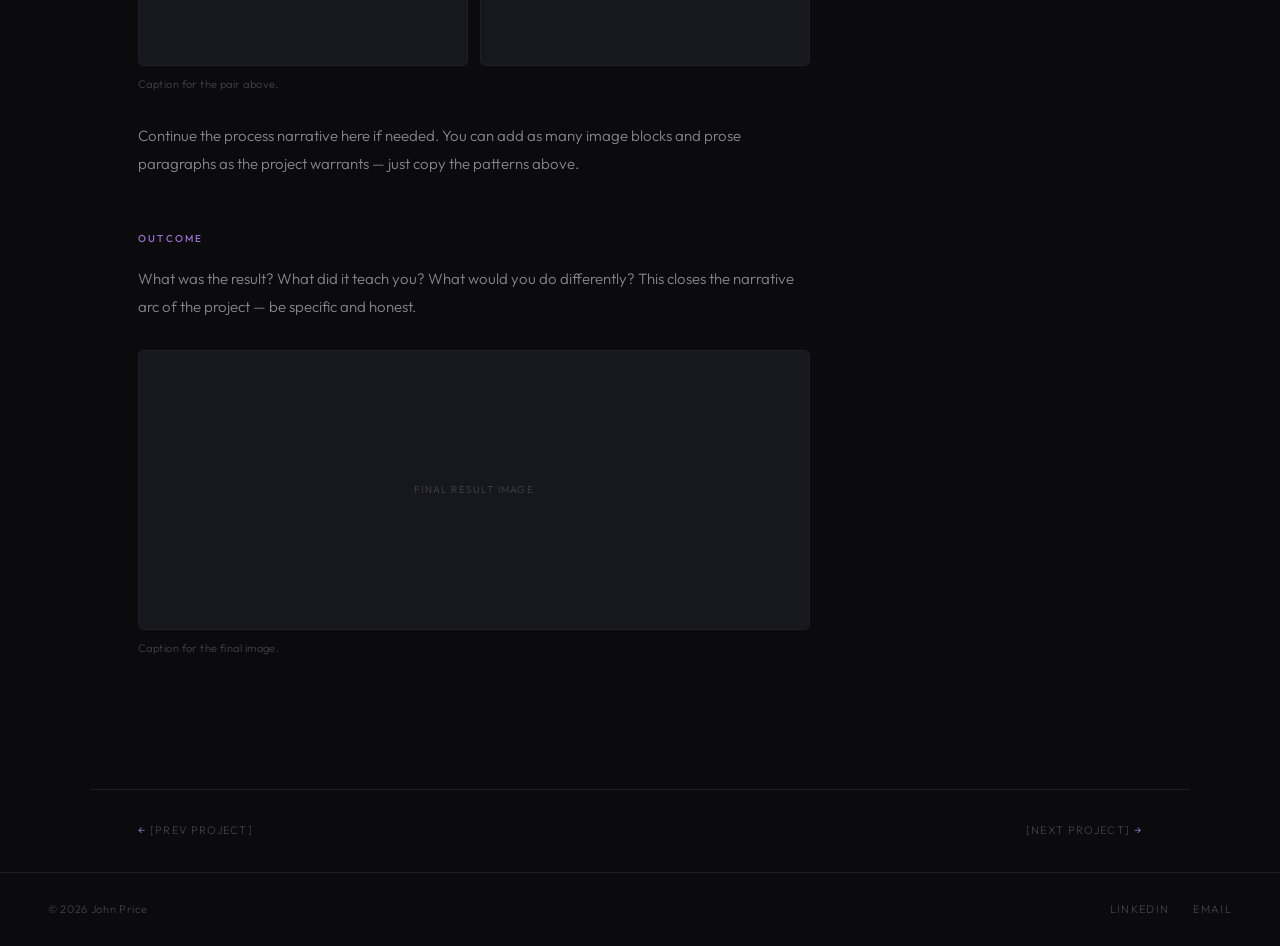
<file: projects/project-template copy.html>
<!DOCTYPE html>
<html lang="en">
<head>
  <meta charset="UTF-8" />
  <meta name="viewport" content="width=device-width, initial-scale=1.0" />

  <!--
  ════════════════════════════════════════════════════════
  HOW TO USE THIS TEMPLATE
  ════════════════════════════════════════════════════════

  1. COPY this file into the /projects/ folder
     Name it something like: tipsy.html, jukebox.html, etc.

  2. FIND & REPLACE the placeholder text:
     - [PROJECT TITLE]     → e.g. "Tipsy"
     - [SECTION]           → e.g. "Engineering Projects"
     - [TAG]               → e.g. "Robotics" or "Electronics"
     - [YEAR]              → e.g. "2025"
     - [ROLE]              → e.g. "Solo Build" or "Engineering Lead"
     - [STATUS]            → e.g. "In Progress" or "Completed"
     - [PREV PROJECT]      → title of the previous project
     - [PREV FILE]         → filename of the previous project, e.g. jukebox.html
     - [NEXT PROJECT]      → title of the next project
     - [NEXT FILE]         → filename of the next project

  3. IMAGES — replace every <div class="img-placeholder"> with a real <img> tag:
     Before: <div class="img-placeholder">Cover image</div>
     After:  <img src="../images/tipsy-cover.jpg" alt="Tipsy robot cover">

     Store all images in a /images/ folder at the root of the project.
     Recommended sizes:
       - Cover (hero left panel):  900×600px or wider
       - Detail thumbnails:        600×400px
       - Full-width body image:    1200×700px
       - Side-by-side pair:        700×500px each

  4. CONTENT — fill in the three prose sections:
     - Overview: what the project is and why you built it
     - Process:  how you approached it, key decisions, challenges
     - Outcome:  results, what you learned, what you'd do differently

  5. SIDEBAR — fill in Technologies, Context, and any links

  6. Add the link in index.html if not already there.

  That's it. Duplicate → fill in → done.
  ════════════════════════════════════════════════════════
  -->

  <title>[PROJECT TITLE] — John Price</title>
  <link rel="stylesheet" href="../shared.css" />
  <style>
    /* ── Hero ─────────────────────────────────────────── */
    .project-hero {
      display: grid;
      grid-template-columns: 1fr 280px;
      gap: 56px;
      align-items: end;
      padding: 64px 48px 52px;
      border-bottom: 1px solid var(--border);
      max-width: 1100px;
      margin: 0 auto;
    }

    .hero-tag {
      font-size: 10px;
      letter-spacing: 0.2em;
      text-transform: uppercase;
      color: var(--purple);
      font-weight: 500;
      margin-bottom: 16px;
    }

    .hero-line {
      width: 32px;
      height: 1px;
      background: var(--purple);
      margin-bottom: 20px;
    }

    .project-title {
      font-family: var(--serif);
      font-size: clamp(38px, 5vw, 58px);
      font-weight: 300;
      font-style: italic;
      line-height: 1.05;
      color: var(--text);
      margin-bottom: 20px;
    }

    .project-subtitle {
      font-size: 14px;
      color: var(--text2);
      line-height: 1.75;
      max-width: 440px;
    }

    .meta-list {
      display: flex;
      flex-direction: column;
      gap: 0;
    }

    .meta-item {
      border-top: 1px solid var(--border);
      padding: 14px 0;
    }

    .meta-item:last-child {
      border-bottom: 1px solid var(--border);
    }

    .meta-label {
      font-size: 10px;
      letter-spacing: 0.16em;
      text-transform: uppercase;
      color: var(--text3);
      margin-bottom: 4px;
      font-weight: 500;
    }

    .meta-value {
      font-size: 13px;
      color: var(--text2);
    }

    .meta-value.accent { color: var(--purple); }

    /* ── Cover image area ─────────────────────────────── */
    .cover-area {
      height: 400px;
      display: grid;
      grid-template-columns: 2fr 1fr;
      border-bottom: 1px solid var(--border);
      overflow: hidden;
    }

    .cover-main {
      background: var(--bg2);
      border-right: 1px solid var(--border);
      overflow: hidden;
    }

    .cover-side {
      display: grid;
      grid-template-rows: 1fr 1fr;
    }

    .cover-thumb {
      background: var(--bg3);
      border-bottom: 1px solid var(--border);
      overflow: hidden;
    }

    .cover-thumb:last-child {
      border-bottom: none;
    }

    /* ── Body ─────────────────────────────────────────── */
    .project-body {
      display: grid;
      grid-template-columns: 1fr 260px;
      gap: 72px;
      padding: 60px 48px 80px;
      max-width: 1100px;
      margin: 0 auto;
      align-items: start;
    }

    .project-content { }

    .content-section {
      margin-bottom: 52px;
    }

    .content-section .section-label {
      display: block;
      margin-bottom: 18px;
    }

    .prose {
      font-size: 15px;
      line-height: 1.9;
      color: var(--text2);
    }

    /* Images inside body content */
    .img-full {
      width: 100%;
      height: 280px;
      background: var(--bg2);
      border: 1px solid var(--border);
      border-radius: 5px;
      overflow: hidden;
      margin: 28px 0 10px;
    }

    .img-pair {
      display: grid;
      grid-template-columns: 1fr 1fr;
      gap: 12px;
      margin: 28px 0 10px;
    }

    .img-pair .img-half {
      height: 200px;
      background: var(--bg2);
      border: 1px solid var(--border);
      border-radius: 5px;
      overflow: hidden;
    }

    .img-caption {
      font-size: 11px;
      color: var(--text3);
      letter-spacing: 0.04em;
      margin-bottom: 28px;
    }

    /* Three images in a row */
    .img-trio {
      display: grid;
      grid-template-columns: 1fr 1fr 1fr;
      gap: 10px;
      margin: 28px 0 10px;
    }

    .img-trio .img-third {
      height: 160px;
      background: var(--bg2);
      border: 1px solid var(--border);
      border-radius: 5px;
      overflow: hidden;
    }

    /* ── Sidebar ──────────────────────────────────────── */
    .project-sidebar {
      position: sticky;
      top: 88px;
    }

    .sidebar-section {
      border-top: 1px solid var(--border);
      padding: 20px 0;
    }

    .sidebar-label {
      font-size: 10px;
      letter-spacing: 0.16em;
      text-transform: uppercase;
      color: var(--text3);
      font-weight: 500;
      margin-bottom: 12px;
    }

    .sidebar-text {
      font-size: 13px;
      color: var(--text2);
      line-height: 1.7;
    }

    .sidebar-link {
      display: block;
      font-size: 13px;
      color: var(--purple);
      margin-bottom: 8px;
      transition: opacity 0.2s;
    }

    .sidebar-link:hover { opacity: 0.7; }

    .tags-wrap {
      display: flex;
      flex-wrap: wrap;
      gap: 6px;
    }

    /* ── Prev / Next nav ──────────────────────────────── */
    .project-nav {
      padding: 32px 48px;
      border-top: 1px solid var(--border);
      display: flex;
      justify-content: space-between;
      align-items: center;
      max-width: 1100px;
      margin: 0 auto;
    }

    .project-nav a {
      font-size: 11px;
      letter-spacing: 0.12em;
      text-transform: uppercase;
      color: var(--text3);
      transition: color 0.2s;
    }

    .project-nav a:hover { color: var(--purple); }

    .project-nav .arrow { color: var(--purple); }

    /* ── Responsive ───────────────────────────────────── */
    @media (max-width: 768px) {
      .project-hero  { grid-template-columns: 1fr; padding: 40px 24px 36px; gap: 32px; }
      .cover-area    { height: 260px; grid-template-columns: 1fr; }
      .cover-side    { display: none; }
      .project-body  { grid-template-columns: 1fr; padding: 40px 24px 60px; gap: 40px; }
      .project-sidebar { position: static; }
      .img-pair      { grid-template-columns: 1fr; }
      .img-trio      { grid-template-columns: 1fr 1fr; }
      .project-nav   { padding: 24px; }
    }
  </style>
</head>

<!-- Google tag (gtag.js) -->
<script async src="https://www.googletagmanager.com/gtag/js?id=G-E9ZX9YN6R5"></script>
<script>
  window.dataLayer = window.dataLayer || [];
  function gtag(){dataLayer.push(arguments);}
  gtag('js', new Date());

  gtag('config', 'G-E9ZX9YN6R5');
</script>

<body>

  <nav>
    <a href="../index.html" class="nav-logo">John Price</a>
    <ul class="nav-links">
      <li><a href="../index.html#engineering">Work</a></li>
      <li><a href="../index.html#about">About</a></li>
      <li><a href="mailto:price423@purdue.edu">Contact</a></li>
    </ul>
  </nav>

  <!-- ── Hero ─────────────────────────────────────────── -->
  <div class="project-hero fade-up">
    <div>
      <p class="hero-tag">[SECTION] — [TAG]</p>
      <div class="hero-line"></div>
      <h1 class="project-title">[PROJECT TITLE]</h1>
      <p class="project-subtitle">
        One or two sentences summarizing what this project is. Keep it punchy — the detail comes in the body below.
      </p>
    </div>
    <div class="meta-list">
      <div class="meta-item">
        <p class="meta-label">Year</p>
        <p class="meta-value">[YEAR]</p>
      </div>
      <div class="meta-item">
        <p class="meta-label">Role</p>
        <p class="meta-value">[ROLE]</p>
      </div>
      <div class="meta-item">
        <p class="meta-label">Status</p>
        <p class="meta-value accent">[STATUS]</p>
      </div>
    </div>
  </div>

  <!-- ── Cover images ──────────────────────────────────── -->
  <!--
    Replace the img-placeholder divs with real <img> tags.
    Example:
      <img src="../images/tipsy-cover.jpg" alt="Tipsy robot">
  -->
  <div class="cover-area">
    <div class="cover-main">
      <div class="img-placeholder">Main cover image — recommended 900×600px</div>
    </div>
    <div class="cover-side">
      <div class="cover-thumb">
        <div class="img-placeholder">Detail 1</div>
      </div>
      <div class="cover-thumb">
        <div class="img-placeholder">Detail 2</div>
      </div>
    </div>
  </div>

  <!-- ── Body ──────────────────────────────────────────── -->
  <div class="project-body">
    <div class="project-content">

      <!-- OVERVIEW ─────────────────────────────────────── -->
      <div class="content-section fade-up">
        <span class="section-label">Overview</span>
        <p class="prose">
          Write 1–3 paragraphs about what this project is and why you built it. What problem were you solving? What was the scope? What drew you to it?
        </p>

        <!-- Full-width image with caption -->
        <div class="img-full">
          <!-- <img src="../images/[project]-overview.jpg" alt="Overview image"> -->
          <div class="img-placeholder">Full-width image — recommended 1200×700px</div>
        </div>
        <p class="img-caption">Caption describing what this image shows.</p>
      </div>

      <!-- PROCESS ──────────────────────────────────────── -->
      <div class="content-section fade-up">
        <span class="section-label">Process</span>
        <p class="prose">
          Describe how you approached the project — your methodology, key design decisions, fabrication steps, or engineering challenges. This section shows how you think, not just what you built.
        </p>

        <!-- Side-by-side image pair -->
        <div class="img-pair">
          <div class="img-half">
            <!-- <img src="../images/[project]-process-1.jpg" alt="Process step 1"> -->
            <div class="img-placeholder">Process image 1</div>
          </div>
          <div class="img-half">
            <!-- <img src="../images/[project]-process-2.jpg" alt="Process step 2"> -->
            <div class="img-placeholder">Process image 2</div>
          </div>
        </div>
        <p class="img-caption">Caption for the pair above.</p>

        <p class="prose" style="margin-top: 24px;">
          Continue the process narrative here if needed. You can add as many image blocks and prose paragraphs as the project warrants — just copy the patterns above.
        </p>

        <!--
          OPTIONAL: Three images in a row (good for detail shots)
          <div class="img-trio">
            <div class="img-third"><img src="../images/detail-1.jpg" alt=""></div>
            <div class="img-third"><img src="../images/detail-2.jpg" alt=""></div>
            <div class="img-third"><img src="../images/detail-3.jpg" alt=""></div>
          </div>
          <p class="img-caption">Three detail shots.</p>
        -->
      </div>

      <!-- OUTCOME ──────────────────────────────────────── -->
      <div class="content-section fade-up">
        <span class="section-label">Outcome</span>
        <p class="prose">
          What was the result? What did it teach you? What would you do differently? This closes the narrative arc of the project — be specific and honest.
        </p>

        <!-- Optional final image -->
        <div class="img-full">
          <!-- <img src="../images/[project]-outcome.jpg" alt="Final result"> -->
          <div class="img-placeholder">Final result image</div>
        </div>
        <p class="img-caption">Caption for the final image.</p>
      </div>

    </div>

    <!-- ── Sidebar ────────────────────────────────────── -->
    <aside class="project-sidebar">

      <div class="sidebar-section">
        <p class="sidebar-label">Technologies & Tools</p>
        <!--
          Replace these tags with the actual tools/materials used.
          Add or remove <span class="tag"> items as needed.
        -->
        <div class="tags-wrap">
          <span class="tag">Tool A</span>
          <span class="tag">Tool B</span>
          <span class="tag">Material C</span>
          <span class="tag">Software D</span>
        </div>
      </div>

      <div class="sidebar-section">
        <p class="sidebar-label">Context</p>
        <p class="sidebar-text">
          Any relevant context — course, team size, time frame, client, or constraints.
        </p>
      </div>

      <!--
        OPTIONAL: Links section — delete this block if no links
      -->
      <div class="sidebar-section">
        <p class="sidebar-label">Links</p>
        <a href="#" class="sidebar-link">GitHub repo →</a>
        <a href="#" class="sidebar-link">Live demo →</a>
      </div>

    </aside>
  </div>

  <!-- ── Prev / Next navigation ────────────────────────── -->
  <div class="project-nav">
    <a href="[PREV FILE]"><span class="arrow">←</span> [PREV PROJECT]</a>
    <a href="[NEXT FILE]">[NEXT PROJECT] <span class="arrow">→</span></a>
  </div>

  <footer>
    <span class="footer-copy">© 2026 John Price</span>
    <div class="footer-links">
      <a href="https://www.linkedin.com/in/johnprice7/" target="_blank">LinkedIn</a>
      <a href="mailto:price423@purdue.edu">Email</a>
    </div>
  </footer>

</body>
</html>
</file>
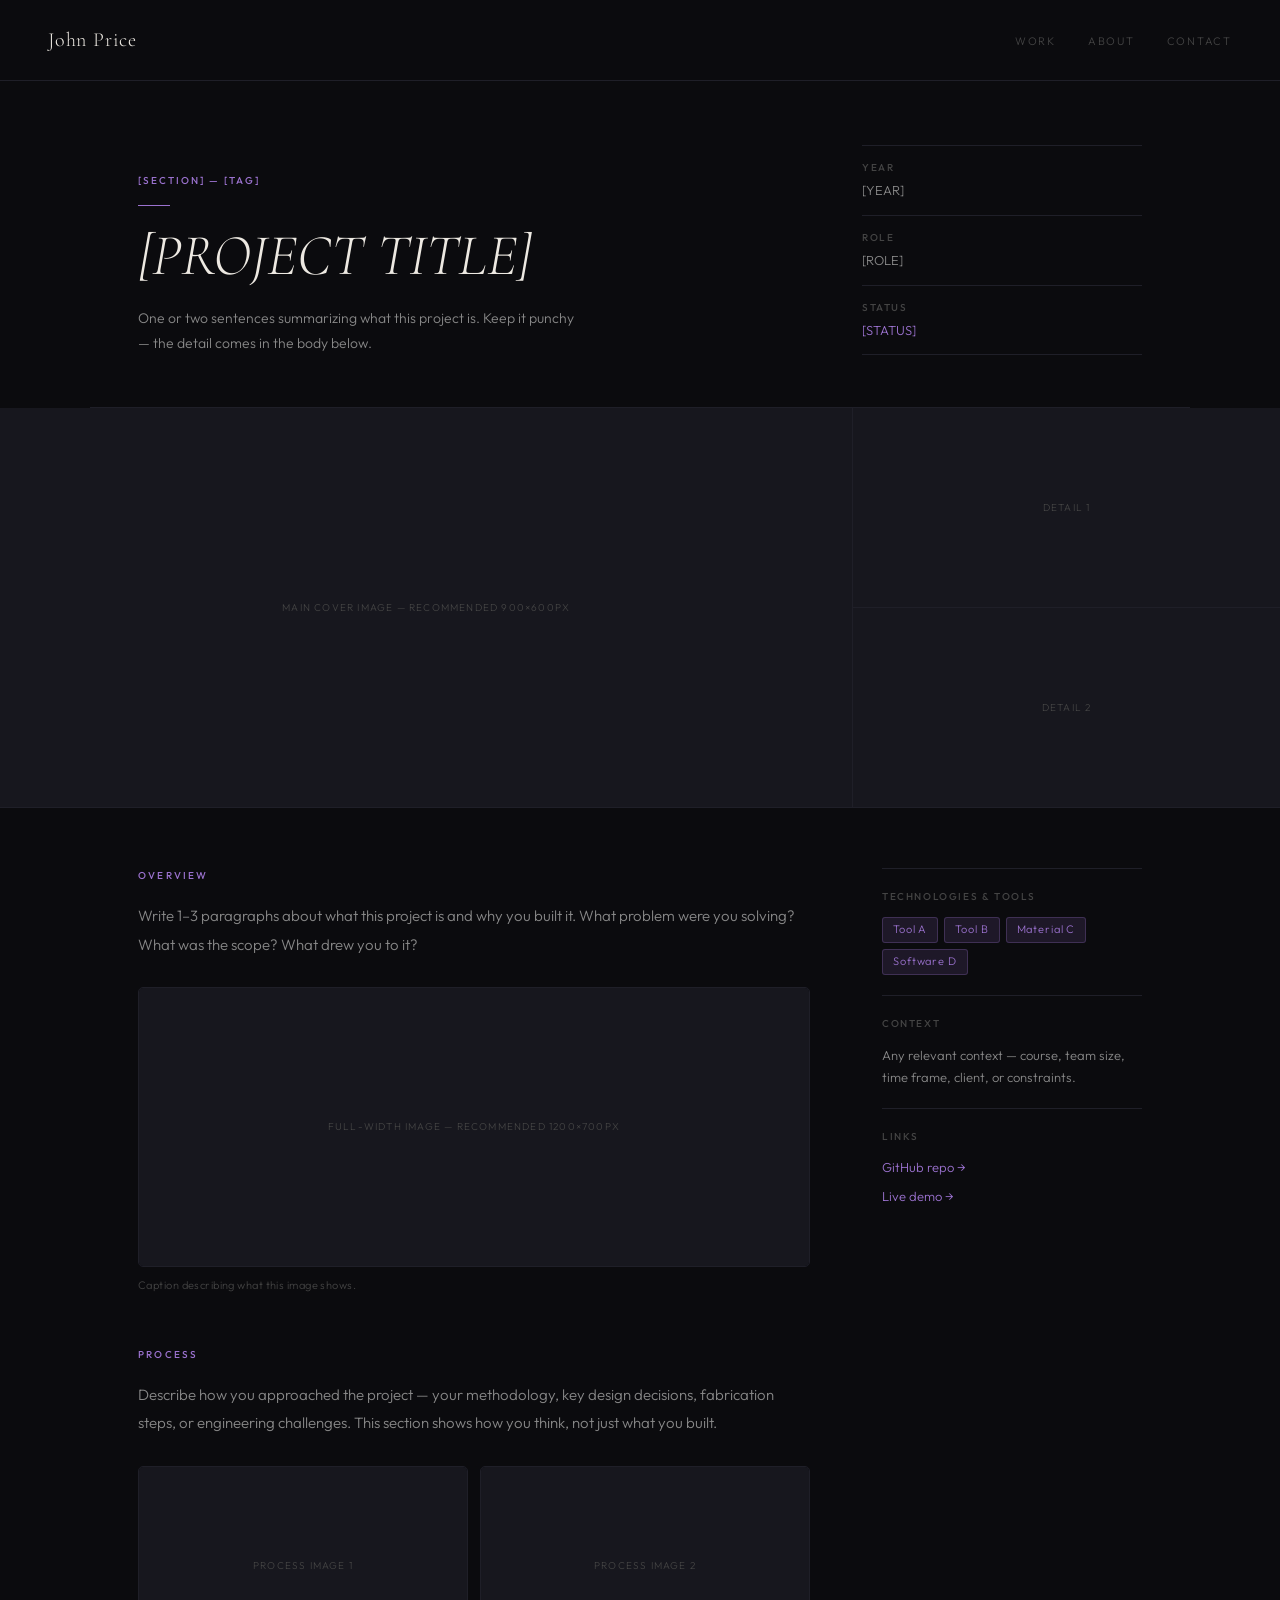
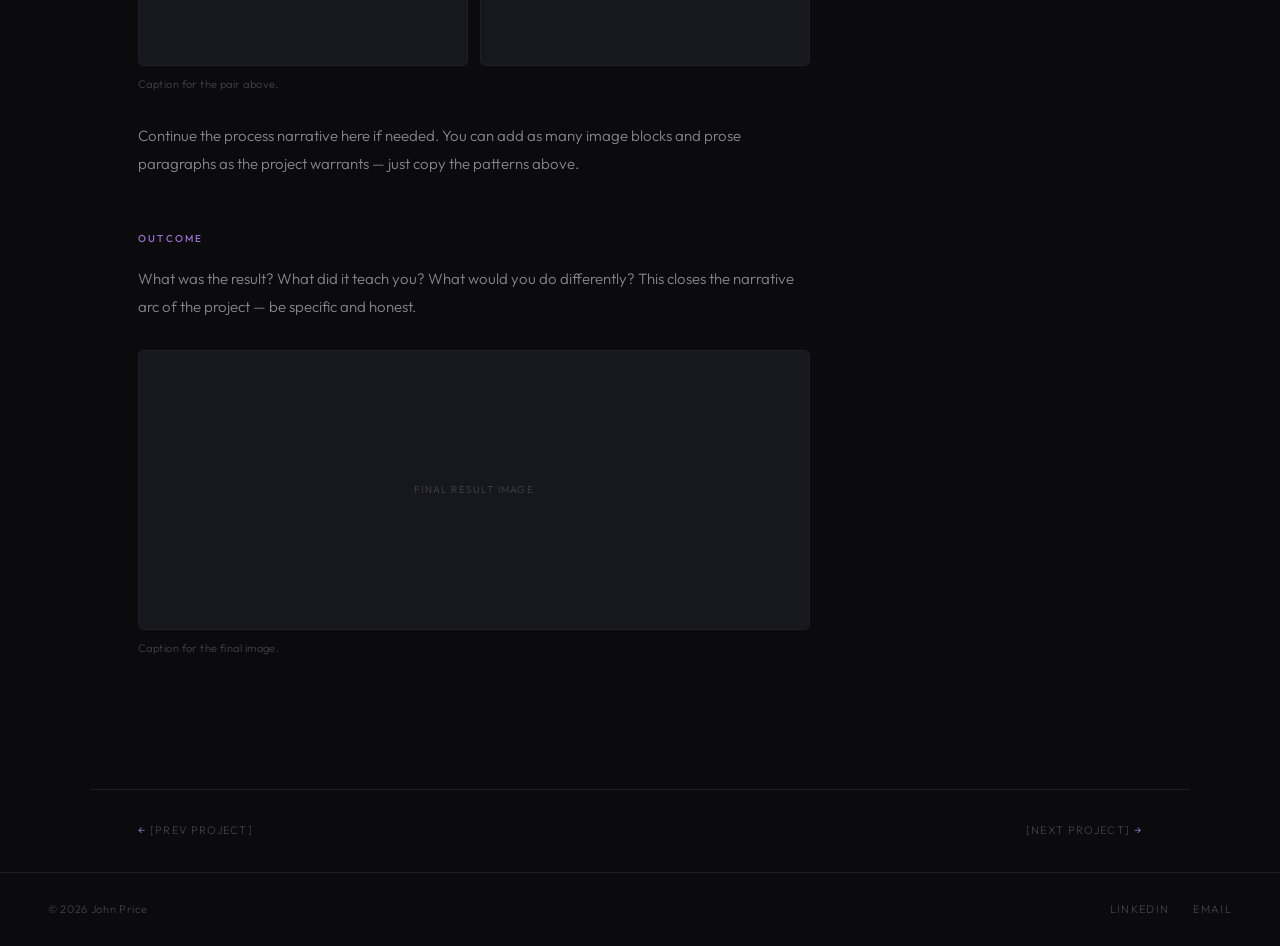
<file: projects/project-template.html>
<!DOCTYPE html>
<html lang="en">
<head>
  <meta charset="UTF-8" />
  <meta name="viewport" content="width=device-width, initial-scale=1.0" />

  <!--
  ════════════════════════════════════════════════════════
  HOW TO USE THIS TEMPLATE
  ════════════════════════════════════════════════════════

  1. COPY this file into the /projects/ folder
     Name it something like: tipsy.html, jukebox.html, etc.

  2. FIND & REPLACE the placeholder text:
     - [PROJECT TITLE]     → e.g. "Tipsy"
     - [SECTION]           → e.g. "Engineering Projects"
     - [TAG]               → e.g. "Robotics" or "Electronics"
     - [YEAR]              → e.g. "2025"
     - [ROLE]              → e.g. "Solo Build" or "Engineering Lead"
     - [STATUS]            → e.g. "In Progress" or "Completed"
     - [PREV PROJECT]      → title of the previous project
     - [PREV FILE]         → filename of the previous project, e.g. jukebox.html
     - [NEXT PROJECT]      → title of the next project
     - [NEXT FILE]         → filename of the next project

  3. IMAGES — replace every <div class="img-placeholder"> with a real <img> tag:
     Before: <div class="img-placeholder">Cover image</div>
     After:  <img src="../images/tipsy-cover.jpg" alt="Tipsy robot cover">

     Store all images in a /images/ folder at the root of the project.
     Recommended sizes:
       - Cover (hero left panel):  900×600px or wider
       - Detail thumbnails:        600×400px
       - Full-width body image:    1200×700px
       - Side-by-side pair:        700×500px each

  4. CONTENT — fill in the three prose sections:
     - Overview: what the project is and why you built it
     - Process:  how you approached it, key decisions, challenges
     - Outcome:  results, what you learned, what you'd do differently

  5. SIDEBAR — fill in Technologies, Context, and any links

  6. Add the link in index.html if not already there.

  That's it. Duplicate → fill in → done.
  ════════════════════════════════════════════════════════
  -->

  <title>[PROJECT TITLE] — John Price</title>
  <link rel="stylesheet" href="../shared.css" />
  <style>
    /* ── Hero ─────────────────────────────────────────── */
    .project-hero {
      display: grid;
      grid-template-columns: 1fr 280px;
      gap: 56px;
      align-items: end;
      padding: 64px 48px 52px;
      border-bottom: 1px solid var(--border);
      max-width: 1100px;
      margin: 0 auto;
    }

    .hero-tag {
      font-size: 10px;
      letter-spacing: 0.2em;
      text-transform: uppercase;
      color: var(--purple);
      font-weight: 500;
      margin-bottom: 16px;
    }

    .hero-line {
      width: 32px;
      height: 1px;
      background: var(--purple);
      margin-bottom: 20px;
    }

    .project-title {
      font-family: var(--serif);
      font-size: clamp(38px, 5vw, 58px);
      font-weight: 300;
      font-style: italic;
      line-height: 1.05;
      color: var(--text);
      margin-bottom: 20px;
    }

    .project-subtitle {
      font-size: 14px;
      color: var(--text2);
      line-height: 1.75;
      max-width: 440px;
    }

    .meta-list {
      display: flex;
      flex-direction: column;
      gap: 0;
    }

    .meta-item {
      border-top: 1px solid var(--border);
      padding: 14px 0;
    }

    .meta-item:last-child {
      border-bottom: 1px solid var(--border);
    }

    .meta-label {
      font-size: 10px;
      letter-spacing: 0.16em;
      text-transform: uppercase;
      color: var(--text3);
      margin-bottom: 4px;
      font-weight: 500;
    }

    .meta-value {
      font-size: 13px;
      color: var(--text2);
    }

    .meta-value.accent { color: var(--purple); }

    /* ── Cover image area ─────────────────────────────── */
    .cover-area {
      height: 400px;
      display: grid;
      grid-template-columns: 2fr 1fr;
      border-bottom: 1px solid var(--border);
      overflow: hidden;
    }

    .cover-main {
      background: var(--bg2);
      border-right: 1px solid var(--border);
      overflow: hidden;
    }

    .cover-side {
      display: grid;
      grid-template-rows: 1fr 1fr;
    }

    .cover-thumb {
      background: var(--bg3);
      border-bottom: 1px solid var(--border);
      overflow: hidden;
    }

    .cover-thumb:last-child {
      border-bottom: none;
    }

    /* ── Body ─────────────────────────────────────────── */
    .project-body {
      display: grid;
      grid-template-columns: 1fr 260px;
      gap: 72px;
      padding: 60px 48px 80px;
      max-width: 1100px;
      margin: 0 auto;
      align-items: start;
    }

    .project-content { }

    .content-section {
      margin-bottom: 52px;
    }

    .content-section .section-label {
      display: block;
      margin-bottom: 18px;
    }

    .prose {
      font-size: 15px;
      line-height: 1.9;
      color: var(--text2);
    }

    /* Images inside body content */
    .img-full {
      width: 100%;
      height: 280px;
      background: var(--bg2);
      border: 1px solid var(--border);
      border-radius: 5px;
      overflow: hidden;
      margin: 28px 0 10px;
    }

    .img-pair {
      display: grid;
      grid-template-columns: 1fr 1fr;
      gap: 12px;
      margin: 28px 0 10px;
    }

    .img-pair .img-half {
      height: 200px;
      background: var(--bg2);
      border: 1px solid var(--border);
      border-radius: 5px;
      overflow: hidden;
    }

    .img-caption {
      font-size: 11px;
      color: var(--text3);
      letter-spacing: 0.04em;
      margin-bottom: 28px;
    }

    /* Three images in a row */
    .img-trio {
      display: grid;
      grid-template-columns: 1fr 1fr 1fr;
      gap: 10px;
      margin: 28px 0 10px;
    }

    .img-trio .img-third {
      height: 160px;
      background: var(--bg2);
      border: 1px solid var(--border);
      border-radius: 5px;
      overflow: hidden;
    }

    /* ── Sidebar ──────────────────────────────────────── */
    .project-sidebar {
      position: sticky;
      top: 88px;
    }

    .sidebar-section {
      border-top: 1px solid var(--border);
      padding: 20px 0;
    }

    .sidebar-label {
      font-size: 10px;
      letter-spacing: 0.16em;
      text-transform: uppercase;
      color: var(--text3);
      font-weight: 500;
      margin-bottom: 12px;
    }

    .sidebar-text {
      font-size: 13px;
      color: var(--text2);
      line-height: 1.7;
    }

    .sidebar-link {
      display: block;
      font-size: 13px;
      color: var(--purple);
      margin-bottom: 8px;
      transition: opacity 0.2s;
    }

    .sidebar-link:hover { opacity: 0.7; }

    .tags-wrap {
      display: flex;
      flex-wrap: wrap;
      gap: 6px;
    }

    /* ── Prev / Next nav ──────────────────────────────── */
    .project-nav {
      padding: 32px 48px;
      border-top: 1px solid var(--border);
      display: flex;
      justify-content: space-between;
      align-items: center;
      max-width: 1100px;
      margin: 0 auto;
    }

    .project-nav a {
      font-size: 11px;
      letter-spacing: 0.12em;
      text-transform: uppercase;
      color: var(--text3);
      transition: color 0.2s;
    }

    .project-nav a:hover { color: var(--purple); }

    .project-nav .arrow { color: var(--purple); }

    /* ── Responsive ───────────────────────────────────── */
    @media (max-width: 768px) {
      .project-hero  { grid-template-columns: 1fr; padding: 40px 24px 36px; gap: 32px; }
      .cover-area    { height: 260px; grid-template-columns: 1fr; }
      .cover-side    { display: none; }
      .project-body  { grid-template-columns: 1fr; padding: 40px 24px 60px; gap: 40px; }
      .project-sidebar { position: static; }
      .img-pair      { grid-template-columns: 1fr; }
      .img-trio      { grid-template-columns: 1fr 1fr; }
      .project-nav   { padding: 24px; }
    }
  </style>
</head>
<body>

  <nav>
    <a href="../index.html" class="nav-logo">John Price</a>
    <ul class="nav-links">
      <li><a href="../index.html#engineering">Work</a></li>
      <li><a href="../index.html#about">About</a></li>
      <li><a href="mailto:price423@purdue.edu">Contact</a></li>
    </ul>
  </nav>

  <!-- ── Hero ─────────────────────────────────────────── -->
  <div class="project-hero fade-up">
    <div>
      <p class="hero-tag">[SECTION] — [TAG]</p>
      <div class="hero-line"></div>
      <h1 class="project-title">[PROJECT TITLE]</h1>
      <p class="project-subtitle">
        One or two sentences summarizing what this project is. Keep it punchy — the detail comes in the body below.
      </p>
    </div>
    <div class="meta-list">
      <div class="meta-item">
        <p class="meta-label">Year</p>
        <p class="meta-value">[YEAR]</p>
      </div>
      <div class="meta-item">
        <p class="meta-label">Role</p>
        <p class="meta-value">[ROLE]</p>
      </div>
      <div class="meta-item">
        <p class="meta-label">Status</p>
        <p class="meta-value accent">[STATUS]</p>
      </div>
    </div>
  </div>

  <!-- ── Cover images ──────────────────────────────────── -->
  <!--
    Replace the img-placeholder divs with real <img> tags.
    Example:
      <img src="../images/tipsy-cover.jpg" alt="Tipsy robot">
  -->
  <div class="cover-area">
    <div class="cover-main">
      <div class="img-placeholder">Main cover image — recommended 900×600px</div>
    </div>
    <div class="cover-side">
      <div class="cover-thumb">
        <div class="img-placeholder">Detail 1</div>
      </div>
      <div class="cover-thumb">
        <div class="img-placeholder">Detail 2</div>
      </div>
    </div>
  </div>

  <!-- ── Body ──────────────────────────────────────────── -->
  <div class="project-body">
    <div class="project-content">

      <!-- OVERVIEW ─────────────────────────────────────── -->
      <div class="content-section fade-up">
        <span class="section-label">Overview</span>
        <p class="prose">
          Write 1–3 paragraphs about what this project is and why you built it. What problem were you solving? What was the scope? What drew you to it?
        </p>

        <!-- Full-width image with caption -->
        <div class="img-full">
          <!-- <img src="../images/[project]-overview.jpg" alt="Overview image"> -->
          <div class="img-placeholder">Full-width image — recommended 1200×700px</div>
        </div>
        <p class="img-caption">Caption describing what this image shows.</p>
      </div>

      <!-- PROCESS ──────────────────────────────────────── -->
      <div class="content-section fade-up">
        <span class="section-label">Process</span>
        <p class="prose">
          Describe how you approached the project — your methodology, key design decisions, fabrication steps, or engineering challenges. This section shows how you think, not just what you built.
        </p>

        <!-- Side-by-side image pair -->
        <div class="img-pair">
          <div class="img-half">
            <!-- <img src="../images/[project]-process-1.jpg" alt="Process step 1"> -->
            <div class="img-placeholder">Process image 1</div>
          </div>
          <div class="img-half">
            <!-- <img src="../images/[project]-process-2.jpg" alt="Process step 2"> -->
            <div class="img-placeholder">Process image 2</div>
          </div>
        </div>
        <p class="img-caption">Caption for the pair above.</p>

        <p class="prose" style="margin-top: 24px;">
          Continue the process narrative here if needed. You can add as many image blocks and prose paragraphs as the project warrants — just copy the patterns above.
        </p>

        <!--
          OPTIONAL: Three images in a row (good for detail shots)
          <div class="img-trio">
            <div class="img-third"><img src="../images/detail-1.jpg" alt=""></div>
            <div class="img-third"><img src="../images/detail-2.jpg" alt=""></div>
            <div class="img-third"><img src="../images/detail-3.jpg" alt=""></div>
          </div>
          <p class="img-caption">Three detail shots.</p>
        -->
      </div>

      <!-- OUTCOME ──────────────────────────────────────── -->
      <div class="content-section fade-up">
        <span class="section-label">Outcome</span>
        <p class="prose">
          What was the result? What did it teach you? What would you do differently? This closes the narrative arc of the project — be specific and honest.
        </p>

        <!-- Optional final image -->
        <div class="img-full">
          <!-- <img src="../images/[project]-outcome.jpg" alt="Final result"> -->
          <div class="img-placeholder">Final result image</div>
        </div>
        <p class="img-caption">Caption for the final image.</p>
      </div>

    </div>

    <!-- ── Sidebar ────────────────────────────────────── -->
    <aside class="project-sidebar">

      <div class="sidebar-section">
        <p class="sidebar-label">Technologies & Tools</p>
        <!--
          Replace these tags with the actual tools/materials used.
          Add or remove <span class="tag"> items as needed.
        -->
        <div class="tags-wrap">
          <span class="tag">Tool A</span>
          <span class="tag">Tool B</span>
          <span class="tag">Material C</span>
          <span class="tag">Software D</span>
        </div>
      </div>

      <div class="sidebar-section">
        <p class="sidebar-label">Context</p>
        <p class="sidebar-text">
          Any relevant context — course, team size, time frame, client, or constraints.
        </p>
      </div>

      <!--
        OPTIONAL: Links section — delete this block if no links
      -->
      <div class="sidebar-section">
        <p class="sidebar-label">Links</p>
        <a href="#" class="sidebar-link">GitHub repo →</a>
        <a href="#" class="sidebar-link">Live demo →</a>
      </div>

    </aside>
  </div>

  <!-- ── Prev / Next navigation ────────────────────────── -->
  <div class="project-nav">
    <a href="[PREV FILE]"><span class="arrow">←</span> [PREV PROJECT]</a>
    <a href="[NEXT FILE]">[NEXT PROJECT] <span class="arrow">→</span></a>
  </div>

  <footer>
    <span class="footer-copy">© 2026 John Price</span>
    <div class="footer-links">
      <a href="https://www.linkedin.com/in/johnprice7/" target="_blank">LinkedIn</a>
      <a href="mailto:price423@purdue.edu">Email</a>
    </div>
  </footer>

</body>
</html>
</file>
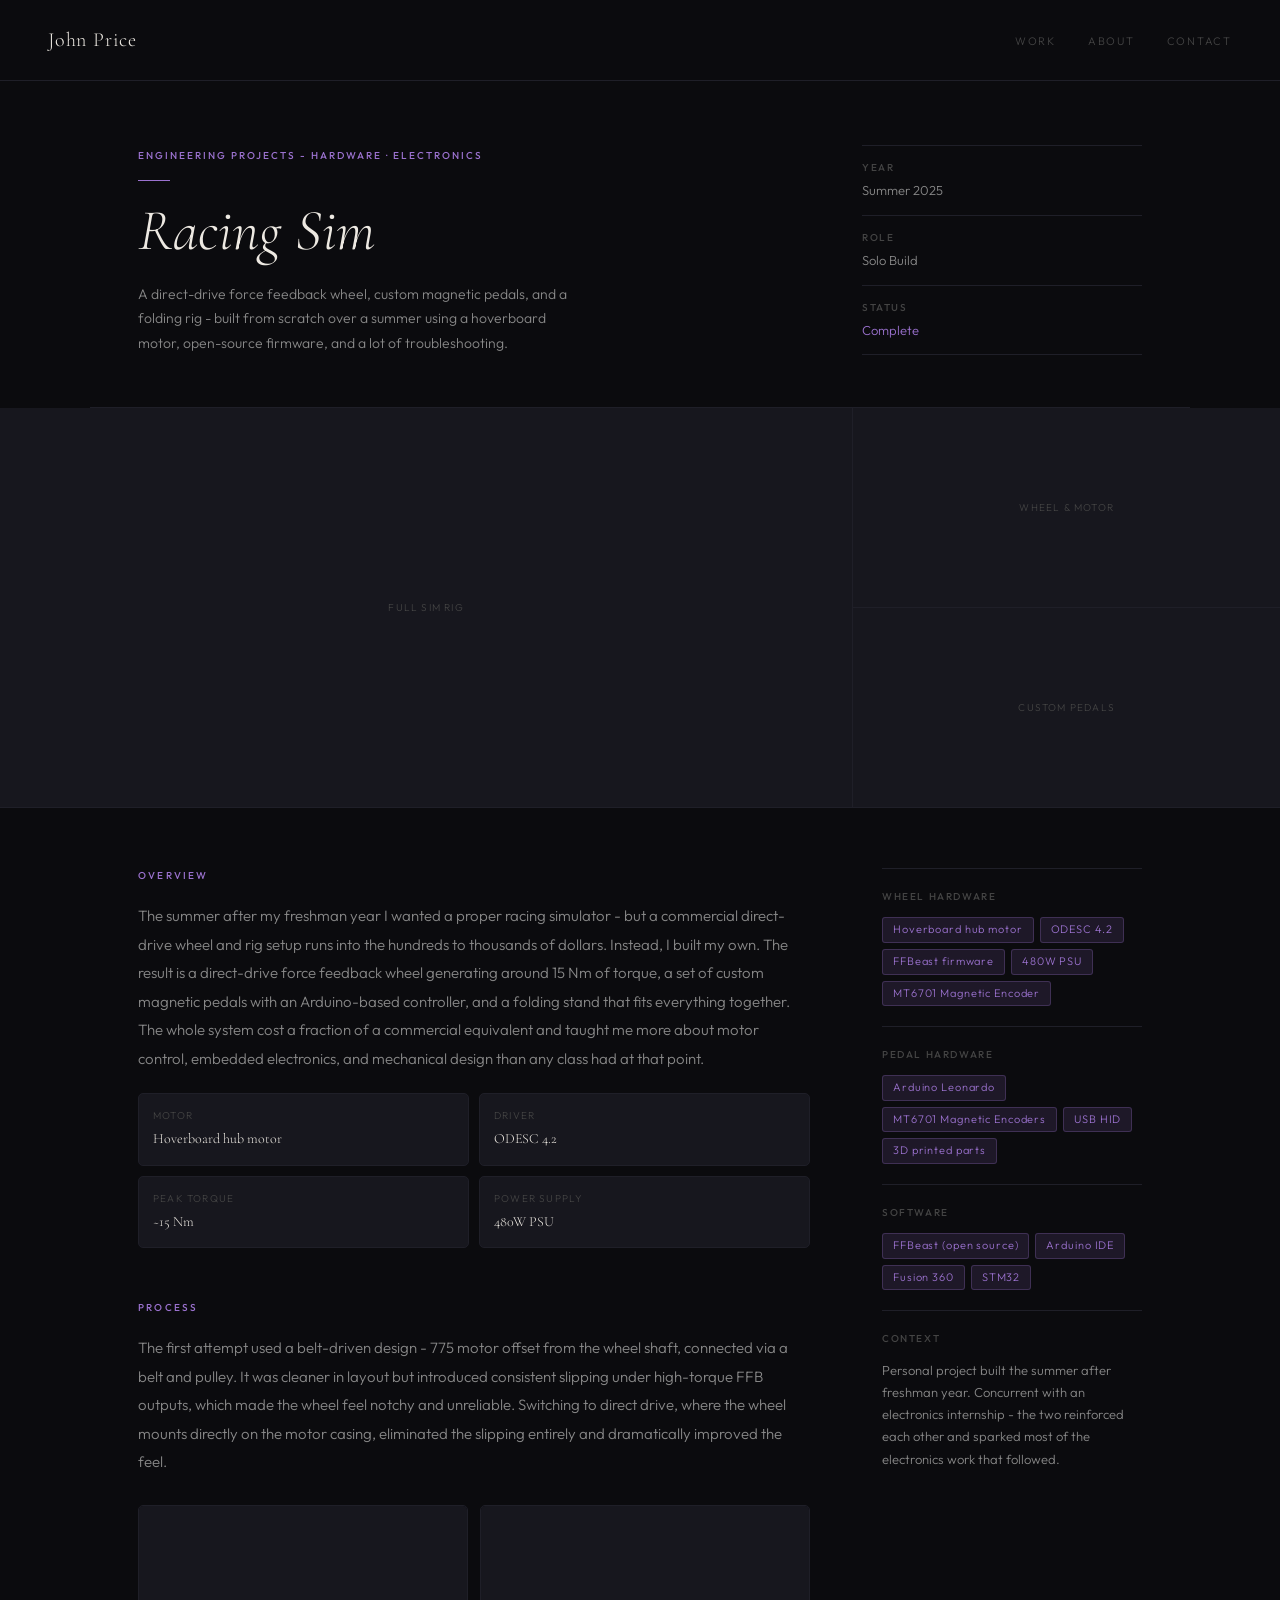
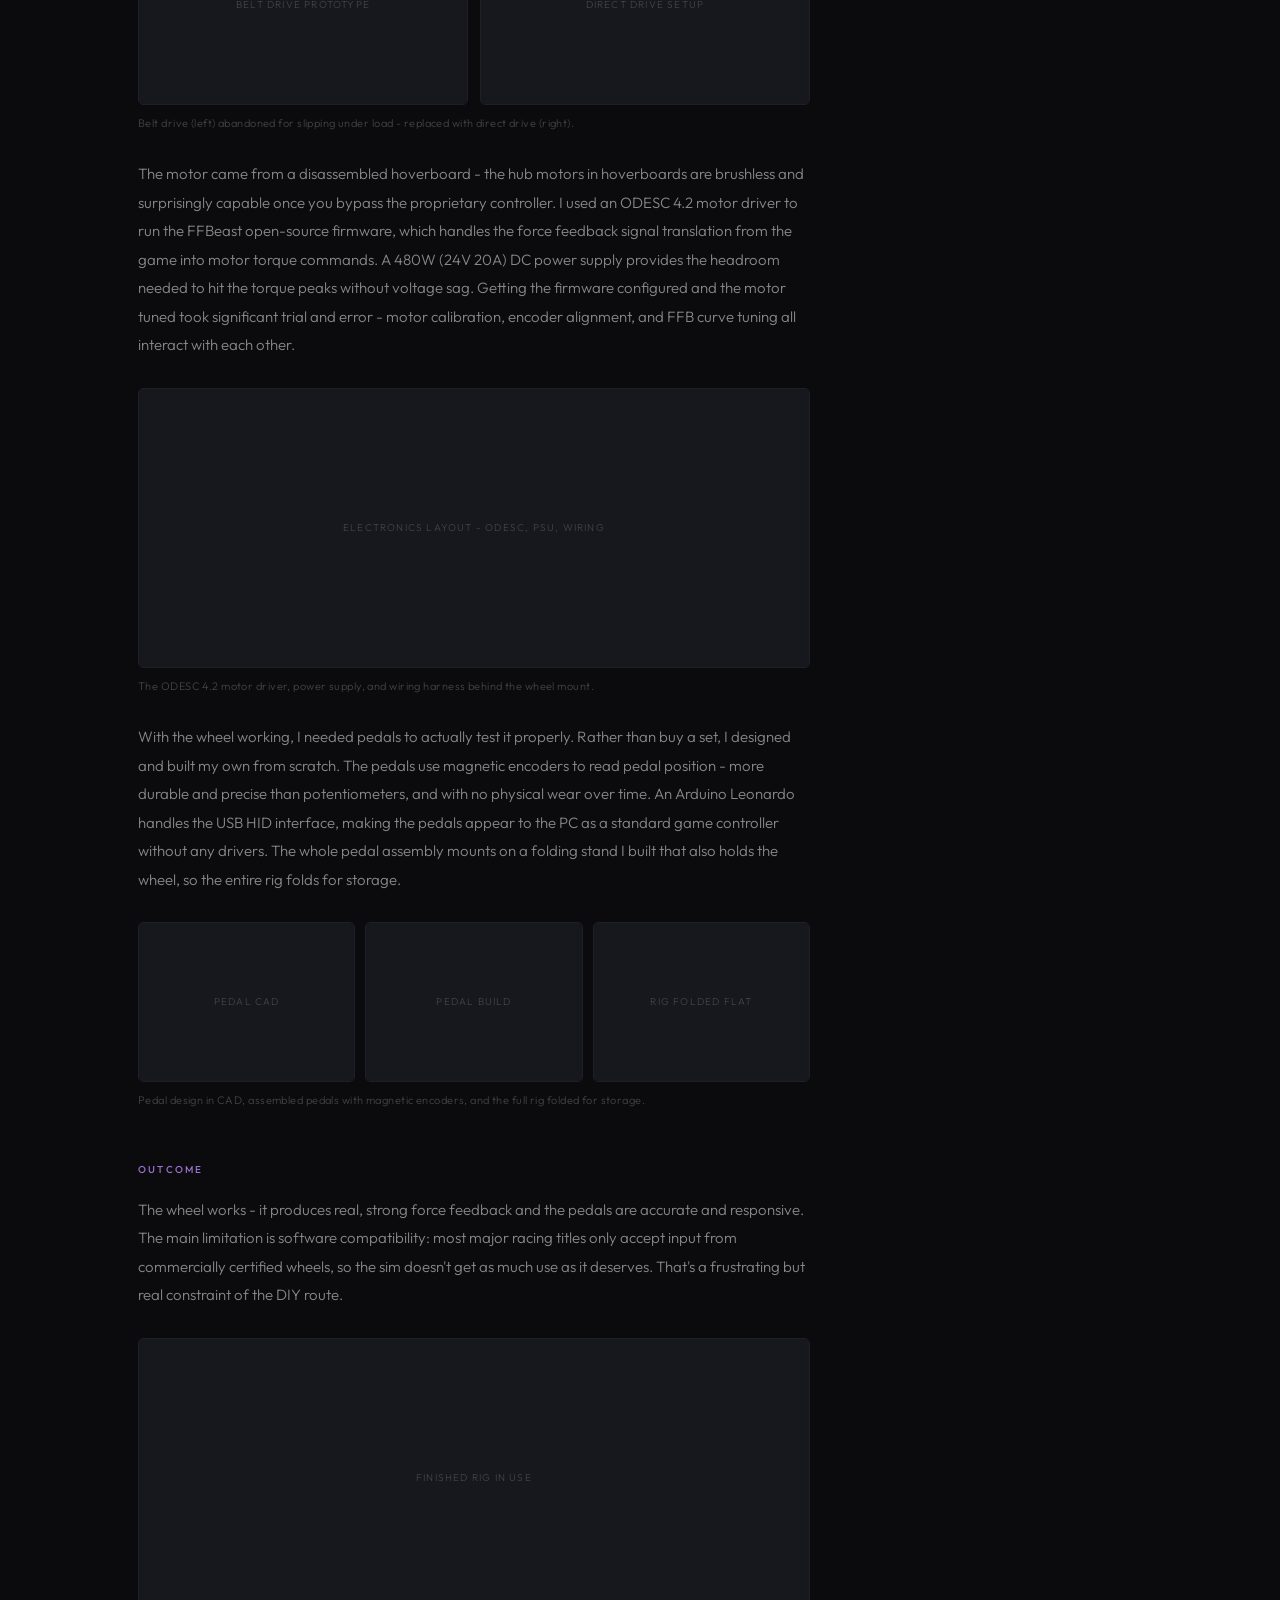
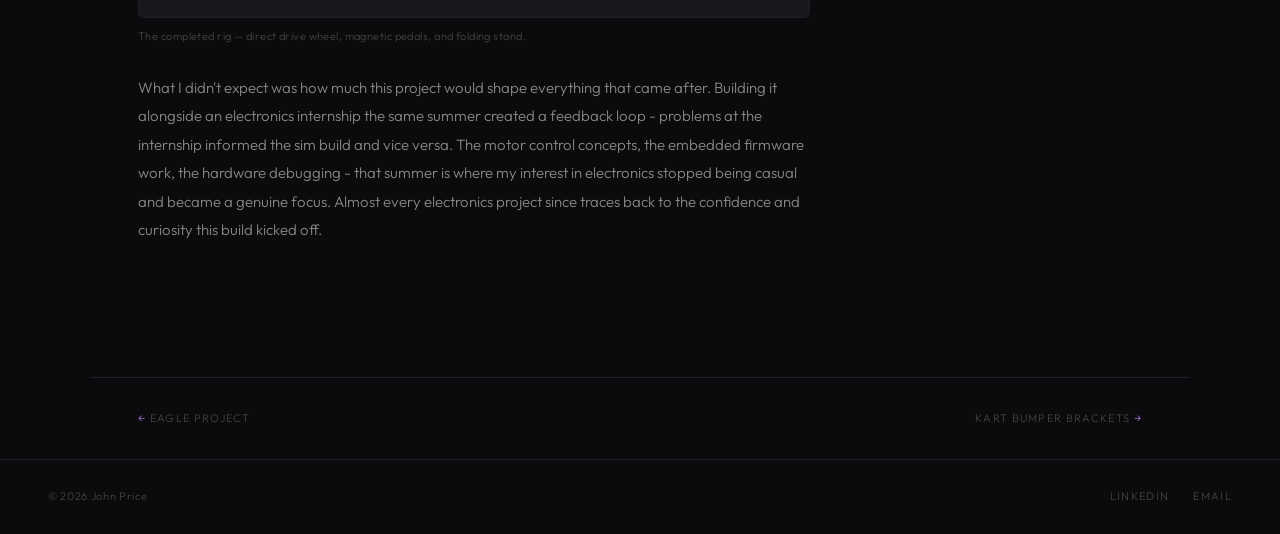
<file: projects/racing-sim.html>
<!DOCTYPE html>
<html lang="en">
<head>
  <meta charset="UTF-8" />
  <meta name="viewport" content="width=device-width, initial-scale=1.0" />
  <title>Racing Sim — John Price</title>
  <link rel="stylesheet" href="../shared.css" />
  <style>
    .project-hero { display: grid; grid-template-columns: 1fr 280px; gap: 56px; align-items: end; padding: 64px 48px 52px; border-bottom: 1px solid var(--border); max-width: 1100px; margin: 0 auto; }
    .hero-tag { font-size: 10px; letter-spacing: 0.2em; text-transform: uppercase; color: var(--purple); font-weight: 500; margin-bottom: 16px; }
    .hero-line { width: 32px; height: 1px; background: var(--purple); margin-bottom: 20px; }
    .project-title { font-family: var(--serif); font-size: clamp(38px, 5vw, 58px); font-weight: 300; font-style: italic; line-height: 1.05; color: var(--text); margin-bottom: 20px; }
    .project-subtitle { font-size: 14px; color: var(--text2); line-height: 1.75; max-width: 440px; }
    .meta-list { display: flex; flex-direction: column; gap: 0; }
    .meta-item { border-top: 1px solid var(--border); padding: 14px 0; }
    .meta-item:last-child { border-bottom: 1px solid var(--border); }
    .meta-label { font-size: 10px; letter-spacing: 0.16em; text-transform: uppercase; color: var(--text3); margin-bottom: 4px; font-weight: 500; }
    .meta-value { font-size: 13px; color: var(--text2); }
    .meta-value.accent { color: var(--purple); }
    .cover-area { height: 400px; display: grid; grid-template-columns: 2fr 1fr; border-bottom: 1px solid var(--border); overflow: hidden; }
    .cover-main { background: var(--bg2); border-right: 1px solid var(--border); overflow: hidden; }
    .cover-main img, .cover-thumb img { width: 100%; height: 100%; object-fit: cover; object-position: center; display: block; }
    .cover-side { display: grid; grid-template-rows: 1fr 1fr; }
    .cover-thumb { background: var(--bg3); border-bottom: 1px solid var(--border); overflow: hidden; }
    .cover-thumb:last-child { border-bottom: none; }
    .project-body { display: grid; grid-template-columns: 1fr 260px; gap: 72px; padding: 60px 48px 80px; max-width: 1100px; margin: 0 auto; align-items: start; }
    .content-section { margin-bottom: 52px; }
    .content-section .section-label { display: block; margin-bottom: 18px; }
    .prose { font-size: 15px; line-height: 1.9; color: var(--text2); }
    .img-full { width: 100%; height: 280px; background: var(--bg2); border: 1px solid var(--border); border-radius: 5px; overflow: hidden; margin: 28px 0 10px; }
    .img-full img { width: 100%; height: 100%; object-fit: cover; display: block; }
    .img-pair { display: grid; grid-template-columns: 1fr 1fr; gap: 12px; margin: 28px 0 10px; }
    .img-pair .img-half { height: 200px; background: var(--bg2); border: 1px solid var(--border); border-radius: 5px; overflow: hidden; }
    .img-pair .img-half img { width: 100%; height: 100%; object-fit: cover; display: block; }
    .img-trio { display: grid; grid-template-columns: 1fr 1fr 1fr; gap: 10px; margin: 28px 0 10px; }
    .img-trio .img-third { height: 160px; background: var(--bg2); border: 1px solid var(--border); border-radius: 5px; overflow: hidden; }
    .img-trio .img-third img { width: 100%; height: 100%; object-fit: cover; display: block; }
    .img-caption { font-size: 11px; color: var(--text3); letter-spacing: 0.04em; margin-bottom: 28px; }
    .spec-grid { display: grid; grid-template-columns: 1fr 1fr; gap: 10px; margin: 20px 0 28px; }
    .spec-item { background: var(--bg3); border: 1px solid var(--border); border-radius: 5px; padding: 14px; }
    .spec-label { font-size: 10px; letter-spacing: 0.12em; text-transform: uppercase; color: var(--text3); margin-bottom: 4px; }
    .spec-value { font-size: 14px; color: var(--text); font-family: var(--serif); }
    .project-sidebar { position: sticky; top: 88px; }
    .sidebar-section { border-top: 1px solid var(--border); padding: 20px 0; }
    .sidebar-label { font-size: 10px; letter-spacing: 0.16em; text-transform: uppercase; color: var(--text3); font-weight: 500; margin-bottom: 12px; }
    .sidebar-text { font-size: 13px; color: var(--text2); line-height: 1.7; }
    .tags-wrap { display: flex; flex-wrap: wrap; gap: 6px; }
    .project-nav { padding: 32px 48px; border-top: 1px solid var(--border); display: flex; justify-content: space-between; align-items: center; max-width: 1100px; margin: 0 auto; }
    .project-nav a { font-size: 11px; letter-spacing: 0.12em; text-transform: uppercase; color: var(--text3); transition: color 0.2s; }
    .project-nav a:hover { color: var(--purple); }
    .project-nav .arrow { color: var(--purple); }
    @media (max-width: 768px) {
      .project-hero { grid-template-columns: 1fr; padding: 40px 24px 36px; gap: 32px; }
      .cover-area { height: 260px; grid-template-columns: 1fr; }
      .cover-side { display: none; }
      .project-body { grid-template-columns: 1fr; padding: 40px 24px 60px; gap: 40px; }
      .project-sidebar { position: static; }
      .img-pair { grid-template-columns: 1fr; }
      .img-trio, .spec-grid { grid-template-columns: 1fr 1fr; }
      .project-nav { padding: 24px; }
    }
  </style>
</head>

<!-- Google tag (gtag.js) -->
<script async src="https://www.googletagmanager.com/gtag/js?id=G-E9ZX9YN6R5"></script>
<script>
  window.dataLayer = window.dataLayer || [];
  function gtag(){dataLayer.push(arguments);}
  gtag('js', new Date());

  gtag('config', 'G-E9ZX9YN6R5');
</script>

<body>

  <nav>
    <a href="../index.html" class="nav-logo">John Price</a>
    <ul class="nav-links">
      <li><a href="../index.html#engineering">Work</a></li>
      <li><a href="../index.html#about">About</a></li>
      <li><a href="mailto:jcprice2024@gmail.com">Contact</a></li>
    </ul>
  </nav>

  <div class="project-hero fade-up">
    <div>
      <p class="hero-tag">Engineering Projects - Hardware · Electronics</p>
      <div class="hero-line"></div>
      <h1 class="project-title">Racing Sim</h1>
      <p class="project-subtitle">
        A direct-drive force feedback wheel, custom magnetic pedals, and a folding rig - built from scratch over a summer using a hoverboard motor, open-source firmware, and a lot of troubleshooting.
      </p>
    </div>
    <div class="meta-list">
      <div class="meta-item">
        <p class="meta-label">Year</p>
        <p class="meta-value">Summer 2025</p>
      </div>
      <div class="meta-item">
        <p class="meta-label">Role</p>
        <p class="meta-value">Solo Build</p>
      </div>
      <div class="meta-item">
        <p class="meta-label">Status</p>
        <p class="meta-value accent">Complete</p>
      </div>
    </div>
  </div>

  <div class="cover-area">
    <div class="cover-main">
      <!-- <img src="../images/sim-main.jpg" alt="Full sim rig"> -->
      <div class="img-placeholder">Full sim rig</div>
    </div>
    <div class="cover-side">
      <div class="cover-thumb">
        <!-- <img src="../images/sim-wheel.jpg" alt="Direct drive wheel"> -->
        <div class="img-placeholder">Wheel & motor</div>
      </div>
      <div class="cover-thumb">
        <!-- <img src="../images/sim-pedals.jpg" alt="Custom pedals"> -->
        <div class="img-placeholder">Custom pedals</div>
      </div>
    </div>
  </div>

  <div class="project-body">
    <div class="project-content">

      <div class="content-section fade-up">
        <span class="section-label">Overview</span>
        <p class="prose">
          The summer after my freshman year I wanted a proper racing simulator - but a commercial direct-drive wheel and rig setup runs into the hundreds to thousands of dollars. Instead, I built my own. The result is a direct-drive force feedback wheel generating around 15 Nm of torque, a set of custom magnetic pedals with an Arduino-based controller, and a folding stand that fits everything together. The whole system cost a fraction of a commercial equivalent and taught me more about motor control, embedded electronics, and mechanical design than any class had at that point.
        </p>

        <div class="spec-grid">
          <div class="spec-item">
            <div class="spec-label">Motor</div>
            <div class="spec-value">Hoverboard hub motor</div>
          </div>
          <div class="spec-item">
            <div class="spec-label">Driver</div>
            <div class="spec-value">ODESC 4.2</div>
          </div>
          <div class="spec-item">
            <div class="spec-label">Peak torque</div>
            <div class="spec-value">~15 Nm</div>
          </div>
          <div class="spec-item">
            <div class="spec-label">Power supply</div>
            <div class="spec-value">480W PSU</div>
          </div>
        </div>
      </div>

      <div class="content-section fade-up">
        <span class="section-label">Process</span>
        <p class="prose">
          The first attempt used a belt-driven design - 775 motor offset from the wheel shaft, connected via a belt and pulley. It was cleaner in layout but introduced consistent slipping under high-torque FFB outputs, which made the wheel feel notchy and unreliable. Switching to direct drive, where the wheel mounts directly on the motor casing, eliminated the slipping entirely and dramatically improved the feel.
        </p>

        <div class="img-pair">
          <div class="img-half">
            <!-- <img src="../images/sim-belt.jpg" alt="Belt drive prototype"> -->
            <div class="img-placeholder">Belt drive prototype</div>
          </div>
          <div class="img-half">
            <!-- <img src="../images/sim-directdrive.jpg" alt="Direct drive setup"> -->
            <div class="img-placeholder">Direct drive setup</div>
          </div>
        </div>
        <p class="img-caption">Belt drive (left) abandoned for slipping under load - replaced with direct drive (right).</p>

        <p class="prose" style="margin-top: 24px;">
          The motor came from a disassembled hoverboard - the hub motors in hoverboards are brushless and surprisingly capable once you bypass the proprietary controller. I used an ODESC 4.2 motor driver to run the FFBeast open-source firmware, which handles the force feedback signal translation from the game into motor torque commands. A 480W (24V 20A) DC power supply provides the headroom needed to hit the torque peaks without voltage sag. Getting the firmware configured and the motor tuned took significant trial and error - motor calibration, encoder alignment, and FFB curve tuning all interact with each other.
        </p>

        <div class="img-full">
          <!-- <img src="../images/sim-electronics.jpg" alt="Electronics layout"> -->
          <div class="img-placeholder">Electronics layout - ODESC, PSU, wiring</div>
        </div>
        <p class="img-caption">The ODESC 4.2 motor driver, power supply, and wiring harness behind the wheel mount.</p>

        <p class="prose" style="margin-top: 0;">
          With the wheel working, I needed pedals to actually test it properly. Rather than buy a set, I designed and built my own from scratch. The pedals use magnetic encoders to read pedal position - more durable and precise than potentiometers, and with no physical wear over time. An Arduino Leonardo handles the USB HID interface, making the pedals appear to the PC as a standard game controller without any drivers. The whole pedal assembly mounts on a folding stand I built that also holds the wheel, so the entire rig folds for storage.
        </p>

        <div class="img-trio">
          <div class="img-third">
            <!-- <img src="../images/sim-pedal-cad.jpg" alt="Pedal CAD"> -->
            <div class="img-placeholder">Pedal CAD</div>
          </div>
          <div class="img-third">
            <!-- <img src="../images/sim-pedal-build.jpg" alt="Pedal build"> -->
            <div class="img-placeholder">Pedal build</div>
          </div>
          <div class="img-third">
            <!-- <img src="../images/sim-rig-folded.jpg" alt="Rig folded"> -->
            <div class="img-placeholder">Rig folded flat</div>
          </div>
        </div>
        <p class="img-caption">Pedal design in CAD, assembled pedals with magnetic encoders, and the full rig folded for storage.</p>
      </div>

      <div class="content-section fade-up">
        <span class="section-label">Outcome</span>
        <p class="prose">
          The wheel works - it produces real, strong force feedback and the pedals are accurate and responsive. The main limitation is software compatibility: most major racing titles only accept input from commercially certified wheels, so the sim doesn't get as much use as it deserves. That's a frustrating but real constraint of the DIY route.
        </p>

        <div class="img-full">
          <!-- <img src="../images/sim-final.jpg" alt="Finished rig in use"> -->
          <div class="img-placeholder">Finished rig in use</div>
        </div>
        <p class="img-caption">The completed rig — direct drive wheel, magnetic pedals, and folding stand.</p>

        <p class="prose" style="margin-top: 0;">
          What I didn't expect was how much this project would shape everything that came after. Building it alongside an electronics internship the same summer created a feedback loop - problems at the internship informed the sim build and vice versa. The motor control concepts, the embedded firmware work, the hardware debugging - that summer is where my interest in electronics stopped being casual and became a genuine focus. Almost every electronics project since traces back to the confidence and curiosity this build kicked off.
        </p>
      </div>

    </div>

    <aside class="project-sidebar">
      <div class="sidebar-section">
        <p class="sidebar-label">Wheel Hardware</p>
        <div class="tags-wrap">
          <span class="tag">Hoverboard hub motor</span>
          <span class="tag">ODESC 4.2</span>
          <span class="tag">FFBeast firmware</span>
          <span class="tag">480W PSU</span>
          <span class="tag">MT6701 Magnetic Encoder</span>
        </div>
      </div>
      <div class="sidebar-section">
        <p class="sidebar-label">Pedal Hardware</p>
        <div class="tags-wrap">
          <span class="tag">Arduino Leonardo</span>
          <span class="tag">MT6701 Magnetic Encoders</span>
          <span class="tag">USB HID</span>
          <span class="tag">3D printed parts</span>
        </div>
      </div>
      <div class="sidebar-section">
        <p class="sidebar-label">Software</p>
        <div class="tags-wrap">
          <span class="tag">FFBeast (open source)</span>
          <span class="tag">Arduino IDE</span>
          <span class="tag">Fusion 360</span>
          <span class="tag">STM32</span>
        </div>
      </div>
      <div class="sidebar-section">
        <p class="sidebar-label">Context</p>
        <p class="sidebar-text">
          Personal project built the summer after freshman year. Concurrent with an electronics internship - the two reinforced each other and sparked most of the electronics work that followed.
        </p>
      </div>
    </aside>
  </div>

  <div class="project-nav">
    <a href="eagle-project.html"><span class="arrow">←</span> Eagle Project</a>
    <a href="kart-brackets.html">Kart Bumper Brackets <span class="arrow">→</span></a>
  </div>

  <footer>
    <span class="footer-copy">© 2026 John Price</span>
    <div class="footer-links">
      <a href="https://www.linkedin.com/in/johnprice7/" target="_blank">LinkedIn</a>
      <a href="mailto:jcprice2024@gmail.com">Email</a>
    </div>
  </footer>

</body>
</html>
</file>
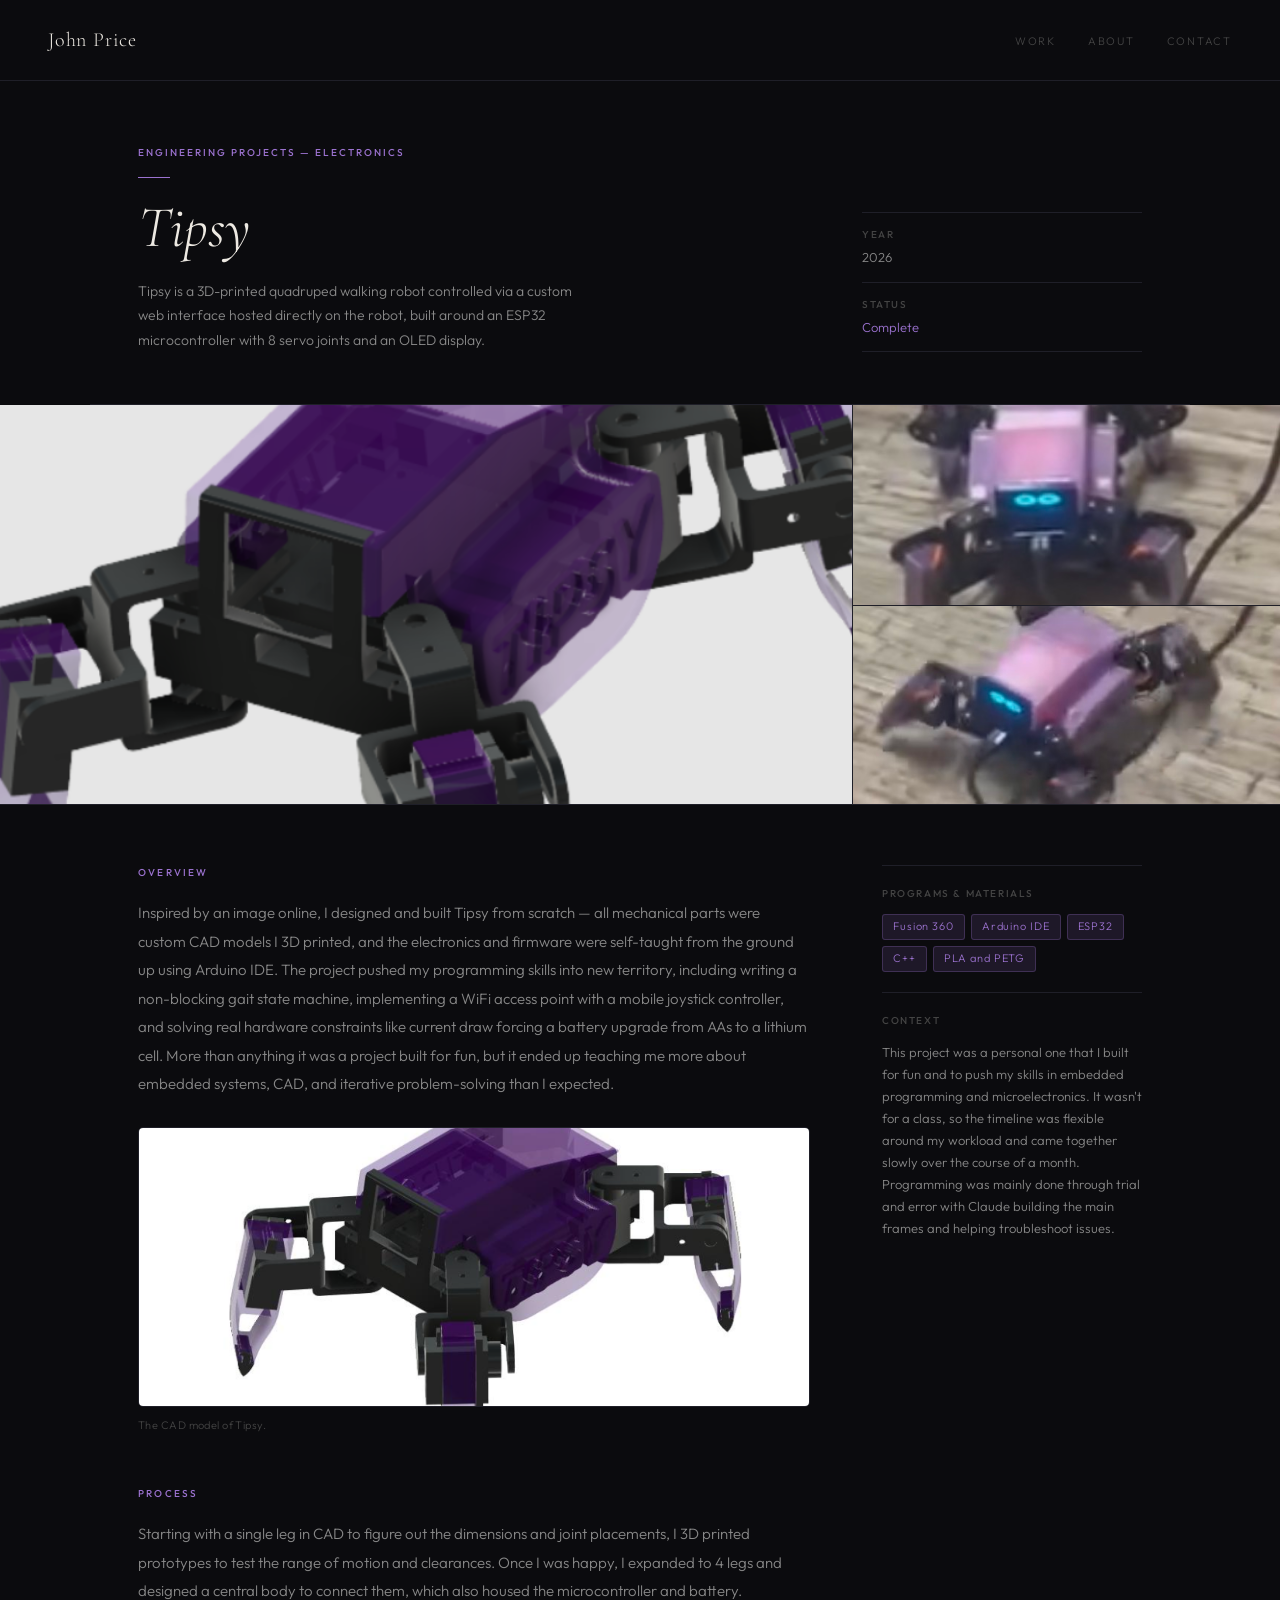
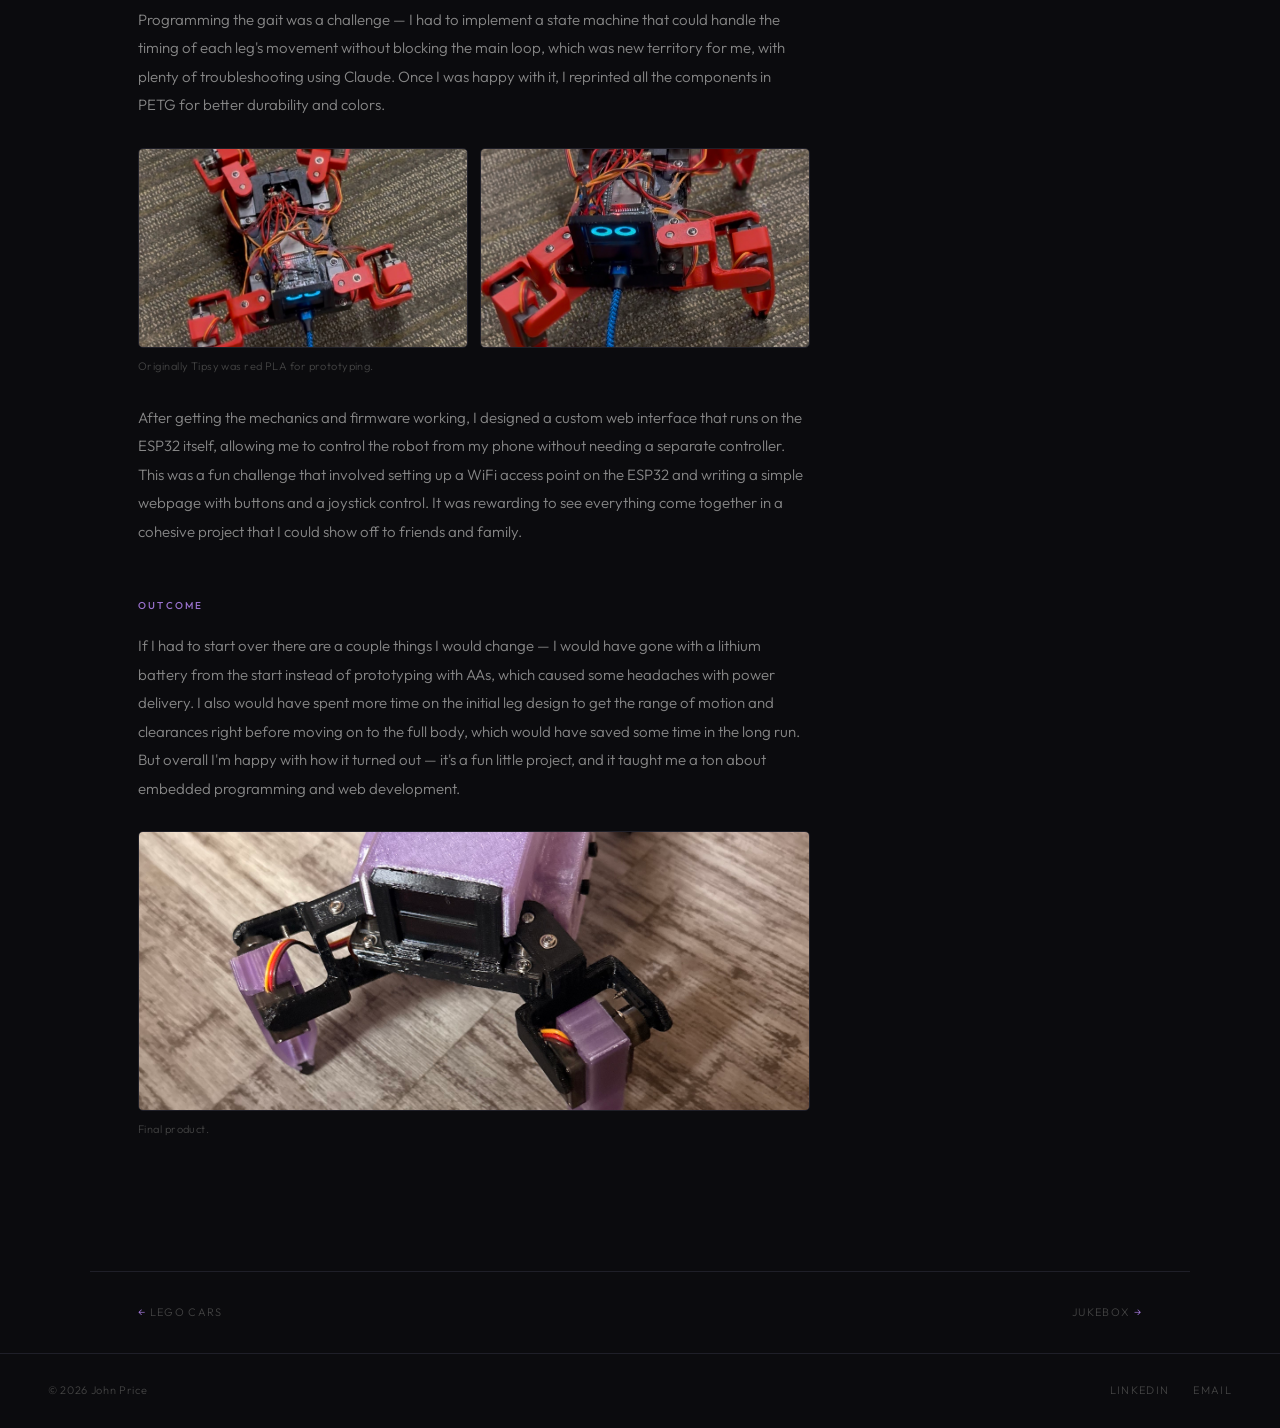
<file: projects/tipsy.html>
<!DOCTYPE html>
<html lang="en">
<head>
  <meta charset="UTF-8" />
  <meta name="viewport" content="width=device-width, initial-scale=1.0" />

  <!--
  ════════════════════════════════════════════════════════
  HOW TO USE THIS TEMPLATE
  ════════════════════════════════════════════════════════

  1. COPY this file into the /projects/ folder
     Name it something like: tipsy.html, jukebox.html, etc.

  2. FIND & REPLACE the placeholder text:
     - [PROJECT TITLE]     → e.g. "Tipsy"
     - [SECTION]           → e.g. "Engineering Projects"
     - [TAG]               → e.g. "Robotics" or "Electronics"
     - [YEAR]              → e.g. "2025"
     - [ROLE]              → e.g. "Solo Build" or "Engineering Lead"
     - [STATUS]            → e.g. "In Progress" or "Completed"
     - [PREV PROJECT]      → title of the previous project
     - [PREV FILE]         → filename of the previous project, e.g. jukebox.html
     - [NEXT PROJECT]      → title of the next project
     - [NEXT FILE]         → filename of the next project

  3. IMAGES — replace every <div class="img-placeholder"> with a real <img> tag:
     Before: <div class="img-placeholder">Cover image</div>
     After:  <img src="../images/tipsy-cover.jpg" alt="Tipsy robot cover">

     Store all images in a /images/ folder at the root of the project.
     Recommended sizes:
       - Cover (hero left panel):  900×600px or wider
       - Detail thumbnails:        600×400px
       - Full-width body image:    1200×700px
       - Side-by-side pair:        700×500px each

  4. CONTENT — fill in the three prose sections:
     - Overview: what the project is and why you built it
     - Process:  how you approached it, key decisions, challenges
     - Outcome:  results, what you learned, what you'd do differently

  5. SIDEBAR — fill in Technologies, Context, and any links

  6. Add the link in index.html if not already there.

  That's it. Duplicate → fill in → done.
  ════════════════════════════════════════════════════════
  -->

  <title>Tipsy — John Price</title>
  <link rel="stylesheet" href="../shared.css" />
  <style>
    /* ── Hero ─────────────────────────────────────────── */
    .project-hero {
      display: grid;
      grid-template-columns: 1fr 280px;
      gap: 56px;
      align-items: end;
      padding: 64px 48px 52px;
      border-bottom: 1px solid var(--border);
      max-width: 1100px;
      margin: 0 auto;
    }

    .hero-tag {
      font-size: 10px;
      letter-spacing: 0.2em;
      text-transform: uppercase;
      color: var(--purple);
      font-weight: 500;
      margin-bottom: 16px;
    }

    .hero-line {
      width: 32px;
      height: 1px;
      background: var(--purple);
      margin-bottom: 20px;
    }

    .project-title {
      font-family: var(--serif);
      font-size: clamp(38px, 5vw, 58px);
      font-weight: 300;
      font-style: italic;
      line-height: 1.05;
      color: var(--text);
      margin-bottom: 20px;
    }

    .project-subtitle {
      font-size: 14px;
      color: var(--text2);
      line-height: 1.75;
      max-width: 440px;
    }

    .meta-list {
      display: flex;
      flex-direction: column;
      gap: 0;
    }

    .meta-item {
      border-top: 1px solid var(--border);
      padding: 14px 0;
    }

    .meta-item:last-child {
      border-bottom: 1px solid var(--border);
    }

    .meta-label {
      font-size: 10px;
      letter-spacing: 0.16em;
      text-transform: uppercase;
      color: var(--text3);
      margin-bottom: 4px;
      font-weight: 500;
    }

    .meta-value {
      font-size: 13px;
      color: var(--text2);
    }

    .meta-value.accent { color: var(--purple); }

    /* ── Cover image area ─────────────────────────────── */
    .cover-area {
      height: 400px;
      display: grid;
      grid-template-columns: 2fr 1fr;
      border-bottom: 1px solid var(--border);
      overflow: hidden;
    }

    .cover-main {
      background: var(--bg2);
      border-right: 1px solid var(--border);
      overflow: hidden;
    }

    .cover-side {
      display: grid;
      grid-template-rows: 1fr 1fr;
    }

    .cover-thumb {
      background: var(--bg3);
      border-bottom: 1px solid var(--border);
      overflow: hidden;
    }

    .cover-thumb:last-child {
      border-bottom: none;
    }

    /* ── Body ─────────────────────────────────────────── */
    .project-body {
      display: grid;
      grid-template-columns: 1fr 260px;
      gap: 72px;
      padding: 60px 48px 80px;
      max-width: 1100px;
      margin: 0 auto;
      align-items: start;
    }

    .project-content { }

    .content-section {
      margin-bottom: 52px;
    }

    .content-section .section-label {
      display: block;
      margin-bottom: 18px;
    }

    .prose {
      font-size: 15px;
      line-height: 1.9;
      color: var(--text2);
    }

    /* Images inside body content */
    .img-full {
      width: 100%;
      height: 280px;
      background: var(--bg2);
      border: 1px solid var(--border);
      border-radius: 5px;
      overflow: hidden;
      margin: 28px 0 10px;
    }

    .img-pair {
      display: grid;
      grid-template-columns: 1fr 1fr;
      gap: 12px;
      margin: 28px 0 10px;
    }

    .img-pair .img-half {
      height: 200px;
      background: var(--bg2);
      border: 1px solid var(--border);
      border-radius: 5px;
      overflow: hidden;
    }

    .img-caption {
      font-size: 11px;
      color: var(--text3);
      letter-spacing: 0.04em;
      margin-bottom: 28px;
    }

    /* Three images in a row */
    .img-trio {
      display: grid;
      grid-template-columns: 1fr 1fr 1fr;
      gap: 10px;
      margin: 28px 0 10px;
    }

    .img-trio .img-third {
      height: 160px;
      background: var(--bg2);
      border: 1px solid var(--border);
      border-radius: 5px;
      overflow: hidden;
    }

    /* ── Sidebar ──────────────────────────────────────── */
    .project-sidebar {
      position: sticky;
      top: 88px;
    }

    .sidebar-section {
      border-top: 1px solid var(--border);
      padding: 20px 0;
    }

    .sidebar-label {
      font-size: 10px;
      letter-spacing: 0.16em;
      text-transform: uppercase;
      color: var(--text3);
      font-weight: 500;
      margin-bottom: 12px;
    }

    .sidebar-text {
      font-size: 13px;
      color: var(--text2);
      line-height: 1.7;
    }

    .sidebar-link {
      display: block;
      font-size: 13px;
      color: var(--purple);
      margin-bottom: 8px;
      transition: opacity 0.2s;
    }

    .sidebar-link:hover { opacity: 0.7; }

    .tags-wrap {
      display: flex;
      flex-wrap: wrap;
      gap: 6px;
    }

    /* ── Prev / Next nav ──────────────────────────────── */
    .project-nav {
      padding: 32px 48px;
      border-top: 1px solid var(--border);
      display: flex;
      justify-content: space-between;
      align-items: center;
      max-width: 1100px;
      margin: 0 auto;
    }

    .project-nav a {
      font-size: 11px;
      letter-spacing: 0.12em;
      text-transform: uppercase;
      color: var(--text3);
      transition: color 0.2s;
    }

    .project-nav a:hover { color: var(--purple); }

    .project-nav .arrow { color: var(--purple); }

    /* ── Responsive ───────────────────────────────────── */
    @media (max-width: 768px) {
      .project-hero  { grid-template-columns: 1fr; padding: 40px 24px 36px; gap: 32px; }
      .cover-area    { height: 260px; grid-template-columns: 1fr; }
      .cover-side    { display: none; }
      .project-body  { grid-template-columns: 1fr; padding: 40px 24px 60px; gap: 40px; }
      .project-sidebar { position: static; }
      .img-pair      { grid-template-columns: 1fr; }
      .img-trio      { grid-template-columns: 1fr 1fr; }
      .project-nav   { padding: 24px; }
    }
  </style>
</head>

<!-- Google tag (gtag.js) -->
<script async src="https://www.googletagmanager.com/gtag/js?id=G-E9ZX9YN6R5"></script>
<script>
  window.dataLayer = window.dataLayer || [];
  function gtag(){dataLayer.push(arguments);}
  gtag('js', new Date());

  gtag('config', 'G-E9ZX9YN6R5');
</script>

<body>

  <nav>
    <a href="../index.html" class="nav-logo">John Price</a>
    <ul class="nav-links">
      <li><a href="../index.html#engineering">Work</a></li>
      <li><a href="../index.html#about">About</a></li>
      <li><a href="mailto:jcprice2024@gmail.com">Contact</a></li>
    </ul>
  </nav>

  <!-- ── Hero ─────────────────────────────────────────── -->
  <div class="project-hero fade-up">
    <div>
      <p class="hero-tag">Engineering Projects — Electronics</p>
      <div class="hero-line"></div>
      <h1 class="project-title">Tipsy</h1>
      <p class="project-subtitle">
        Tipsy is a 3D-printed quadruped walking robot controlled via a custom web interface hosted directly on the robot, built around an ESP32 microcontroller with 8 servo joints and an OLED display.
      </p>
    </div>
    <div class="meta-list">
      <div class="meta-item">
        <p class="meta-label">Year</p>
        <p class="meta-value">2026</p>
      </div>
      <div class="meta-item">
        <p class="meta-label">Status</p>
        <p class="meta-value accent">Complete</p>
      </div>
    </div>
  </div>

  <!-- ── Cover images ──────────────────────────────────── -->
  <!--
    Replace the img-placeholder divs with real <img> tags.
    Example:
      <img src="../images/tipsy-cover.jpg" alt="Tipsy robot">
  -->
  <div class="cover-area">
  <div class="cover-main">
    <img src="../images/tipsy-main3.png" alt="Main image" style="width:100%; height:400px; object-fit:cover; object-position:center bottom; display:block;">
  </div>
  <div class="cover-side">
    <div class="cover-thumb">
      <img src="../images/tipsy-detail1.jpg" alt="Detail 1" style="width:100%; height:200px; object-fit:cover; object-position:center center; display:block;">
    </div>
    <div class="cover-thumb">
      <img src="../images/tipsy-detail2.jpg" alt="Detail 2" style="width:100%; height:200px; object-fit:cover; object-position:center center; display:block;">
    </div>
  </div>
</div>

  <!-- ── Body ──────────────────────────────────────────── -->
  <div class="project-body">
    <div class="project-content">

      <!-- OVERVIEW ─────────────────────────────────────── -->
      <div class="content-section fade-up">
        <span class="section-label">Overview</span>
        <p class="prose">
          Inspired by an image online, I designed and built Tipsy from scratch — all mechanical parts were custom CAD models I 3D printed, and the electronics and firmware were self-taught from the ground up using Arduino IDE. The project pushed my programming skills into new territory, including writing a non-blocking gait state machine, implementing a WiFi access point with a mobile joystick controller, and solving real hardware constraints like current draw forcing a battery upgrade from AAs to a lithium cell. More than anything it was a project built for fun, but it ended up teaching me more about embedded systems, CAD, and iterative problem-solving than I expected.
        </p>

        <!-- Full-width image with caption -->
        <div class="img-full">
          <img src="../images/tipsy-main.jpg" alt="Overview image">
        </div>
        <p class="img-caption">The CAD model of Tipsy.</p>
      </div>

      <!-- PROCESS ──────────────────────────────────────── -->
      <div class="content-section fade-up">
        <span class="section-label">Process</span>
        <p class="prose">
          Starting with a single leg in CAD to figure out the dimensions and joint placements, I 3D printed prototypes to test the range of motion and clearances. Once I was happy, I expanded to 4 legs and designed a central body to connect them, which also housed the microcontroller and battery. Programming the gait was a challenge — I had to implement a state machine that could handle the timing of each leg's movement without blocking the main loop, which was new territory for me, with plenty of troubleshooting using Claude. Once I was happy with it, I reprinted all the components in PETG for better durability and colors.
        </p>

        <!-- Side-by-side image pair -->
        <div class="img-pair">
          <div class="img-half">
            <img src="../images/tipsy-process1.jpg" alt="Process step 1">
            <div class="../images/tipsy-process1.jpg">Process image 1</div>
          </div>
          <div class="img-half">
            <img src="../images/tipsy-process2.jpg" alt="Process step 2">
            <div class="../images/tipsy-process2.jpg">Process image 2</div>
          </div>
        </div>
        <p class="img-caption">Originally Tipsy was red PLA for prototyping.</p>

        <p class="prose" style="margin-top: 24px;">
          After getting the mechanics and firmware working, I designed a custom web interface that runs on the ESP32 itself, allowing me to control the robot from my phone without needing a separate controller. This was a fun challenge that involved setting up a WiFi access point on the ESP32 and writing a simple webpage with buttons and a joystick control. It was rewarding to see everything come together in a cohesive project that I could show off to friends and family.
        </p>

      
      </div>

      <!-- OUTCOME ──────────────────────────────────────── -->
      <div class="content-section fade-up">
        <span class="section-label">Outcome</span>
        <p class="prose">
          If I had to start over there are a couple things I would change — I would have gone with a lithium battery from the start instead of prototyping with AAs, which caused some headaches with power delivery. I also would have spent more time on the initial leg design to get the range of motion and clearances right before moving on to the full body, which would have saved some time in the long run. But overall I'm happy with how it turned out — it's a fun little project, and it taught me a ton about embedded programming and web development.
        </p>

        <!-- Optional final image -->
        <div class="img-full">
          <!-- <img src="../images/[project]-outcome.jpg" alt="Final result"> -->
          <img src="../images/tipsy-cover.jpeg" alt="Overview image">
        </div>
        <p class="img-caption">Final product.</p>
      </div>

    </div>

    <!-- ── Sidebar ────────────────────────────────────── -->
    <aside class="project-sidebar">

      <div class="sidebar-section">
        <p class="sidebar-label">Programs & Materials</p>
        <!--
          Replace these tags with the actual tools/materials used.
          Add or remove <span class="tag"> items as needed.
        -->
        <div class="tags-wrap">
          <span class="tag">Fusion 360</span>
          <span class="tag">Arduino IDE</span>
          <span class="tag">ESP32</span>
          <span class="tag">C++</span>
          <span class="tag">PLA and PETG</span>
        </div>
      </div>

      <div class="sidebar-section">
        <p class="sidebar-label">Context</p>
        <p class="sidebar-text">
        This project was a personal one that I built for fun and to push my skills in embedded programming and microelectronics. It wasn't for a class, so the timeline was flexible around my workload and came together slowly over the course of a month. Programming was mainly done through trial and error with Claude building the main frames and helping troubleshoot issues.
        </p>
      </div>

    </aside>
  </div>

  <!-- ── Prev / Next navigation ────────────────────────── -->
  <div class="project-nav">
    <a href="lego-cars.html"><span class="arrow">←</span> Lego Cars </a>
    <a href="jukebox.html"> Jukebox <span class="arrow">→</span></a>
  </div>

  <footer>
    <span class="footer-copy">© 2026 John Price</span>
    <div class="footer-links">
      <a href="https://www.linkedin.com/in/johnprice7/" target="_blank">LinkedIn</a>
      <a href="mailto:jcprice2024@gmail.com">Email</a>
    </div>
  </footer>

</body>
</html>
</file>
<file: shared.css>
@import url('https://fonts.googleapis.com/css2?family=Cormorant+Garamond:ital,wght@0,300;0,400;1,300;1,400&family=Outfit:wght@300;400;500&display=swap');

:root {
  --bg:        #0b0b0e;
  --bg2:       #111116;
  --bg3:       #17171e;
  --border:    #1f1f28;
  --border2:   #2a2a36;
  --purple:    #9b72cf;
  --purple-dim:#9b72cf22;
  --purple-border: #9b72cf44;
  --text:      #ede9e2;
  --text2:     #888;
  --text3:     #444;
  --serif:     'Cormorant Garamond', Georgia, serif;
  --sans:      'Outfit', system-ui, sans-serif;
}

*, *::before, *::after { box-sizing: border-box; margin: 0; padding: 0; }

html { scroll-behavior: smooth; }

body {
  background: var(--bg);
  color: var(--text);
  font-family: var(--sans);
  font-weight: 300;
  line-height: 1.6;
  -webkit-font-smoothing: antialiased;
}

a { color: inherit; text-decoration: none; }

img {
  width: 100%;
  height: 100%;
  object-fit: cover;
  display: block;
}

/* ── Nav ──────────────────────────────────────────────── */
nav {
  display: flex;
  justify-content: space-between;
  align-items: center;
  padding: 24px 48px;
  border-bottom: 1px solid var(--border);
  position: sticky;
  top: 0;
  background: var(--bg);
  z-index: 100;
}

.nav-logo {
  font-family: var(--serif);
  font-size: 20px;
  font-weight: 300;
  letter-spacing: 0.04em;
  color: var(--text);
}

.nav-links {
  display: flex;
  gap: 32px;
  list-style: none;
}

.nav-links a {
  font-size: 11px;
  letter-spacing: 0.16em;
  text-transform: uppercase;
  color: var(--text3);
  transition: color 0.2s;
}

.nav-links a:hover,
.nav-links a.active { color: var(--purple); }

/* ── Section label ────────────────────────────────────── */
.section-label {
  font-size: 10px;
  letter-spacing: 0.22em;
  text-transform: uppercase;
  color: var(--purple);
  font-family: var(--sans);
  font-weight: 500;
}

/* ── Tags / pills ─────────────────────────────────────── */
.tag {
  display: inline-block;
  font-size: 11px;
  letter-spacing: 0.08em;
  color: var(--purple);
  border: 1px solid var(--purple-border);
  background: var(--purple-dim);
  border-radius: 3px;
  padding: 3px 10px;
  font-family: var(--sans);
}

/* ── Image placeholder (used until real images added) ─── */
.img-placeholder {
  width: 100%;
  height: 100%;
  background: var(--bg3);
  display: flex;
  align-items: center;
  justify-content: center;
  font-size: 10px;
  letter-spacing: 0.12em;
  text-transform: uppercase;
  color: var(--text3);
  font-family: var(--sans);
}

/* ── Footer ───────────────────────────────────────────── */
footer {
  padding: 28px 48px;
  border-top: 1px solid var(--border);
  display: flex;
  justify-content: space-between;
  align-items: center;
}

.footer-copy {
  font-size: 11px;
  color: var(--text3);
  letter-spacing: 0.06em;
}

.footer-links {
  display: flex;
  gap: 24px;
}

.footer-links a {
  font-size: 11px;
  letter-spacing: 0.12em;
  text-transform: uppercase;
  color: var(--text3);
  transition: color 0.2s;
}

.footer-links a:hover { color: var(--purple); }

/* ── Animations ───────────────────────────────────────── */
@keyframes fadeUp {
  from { opacity: 0; transform: translateY(18px); }
  to   { opacity: 1; transform: translateY(0); }
}

.fade-up {
  opacity: 0;
  animation: fadeUp 0.6s ease forwards;
}

.fade-up:nth-child(1) { animation-delay: 0.05s; }
.fade-up:nth-child(2) { animation-delay: 0.15s; }
.fade-up:nth-child(3) { animation-delay: 0.25s; }
.fade-up:nth-child(4) { animation-delay: 0.35s; }
.fade-up:nth-child(5) { animation-delay: 0.45s; }
.fade-up:nth-child(6) { animation-delay: 0.55s; }

/* ── Responsive ───────────────────────────────────────── */
@media (max-width: 768px) {
  nav { padding: 18px 24px; }
  footer { padding: 20px 24px; flex-direction: column; gap: 16px; text-align: center; }
}

.cover-main img, .cover-thumb img,
.img-full img, .img-half img, .img-third img {
  width: 100%;
  height: 100%;
  object-fit: cover;
  display: block;
}
</file>
